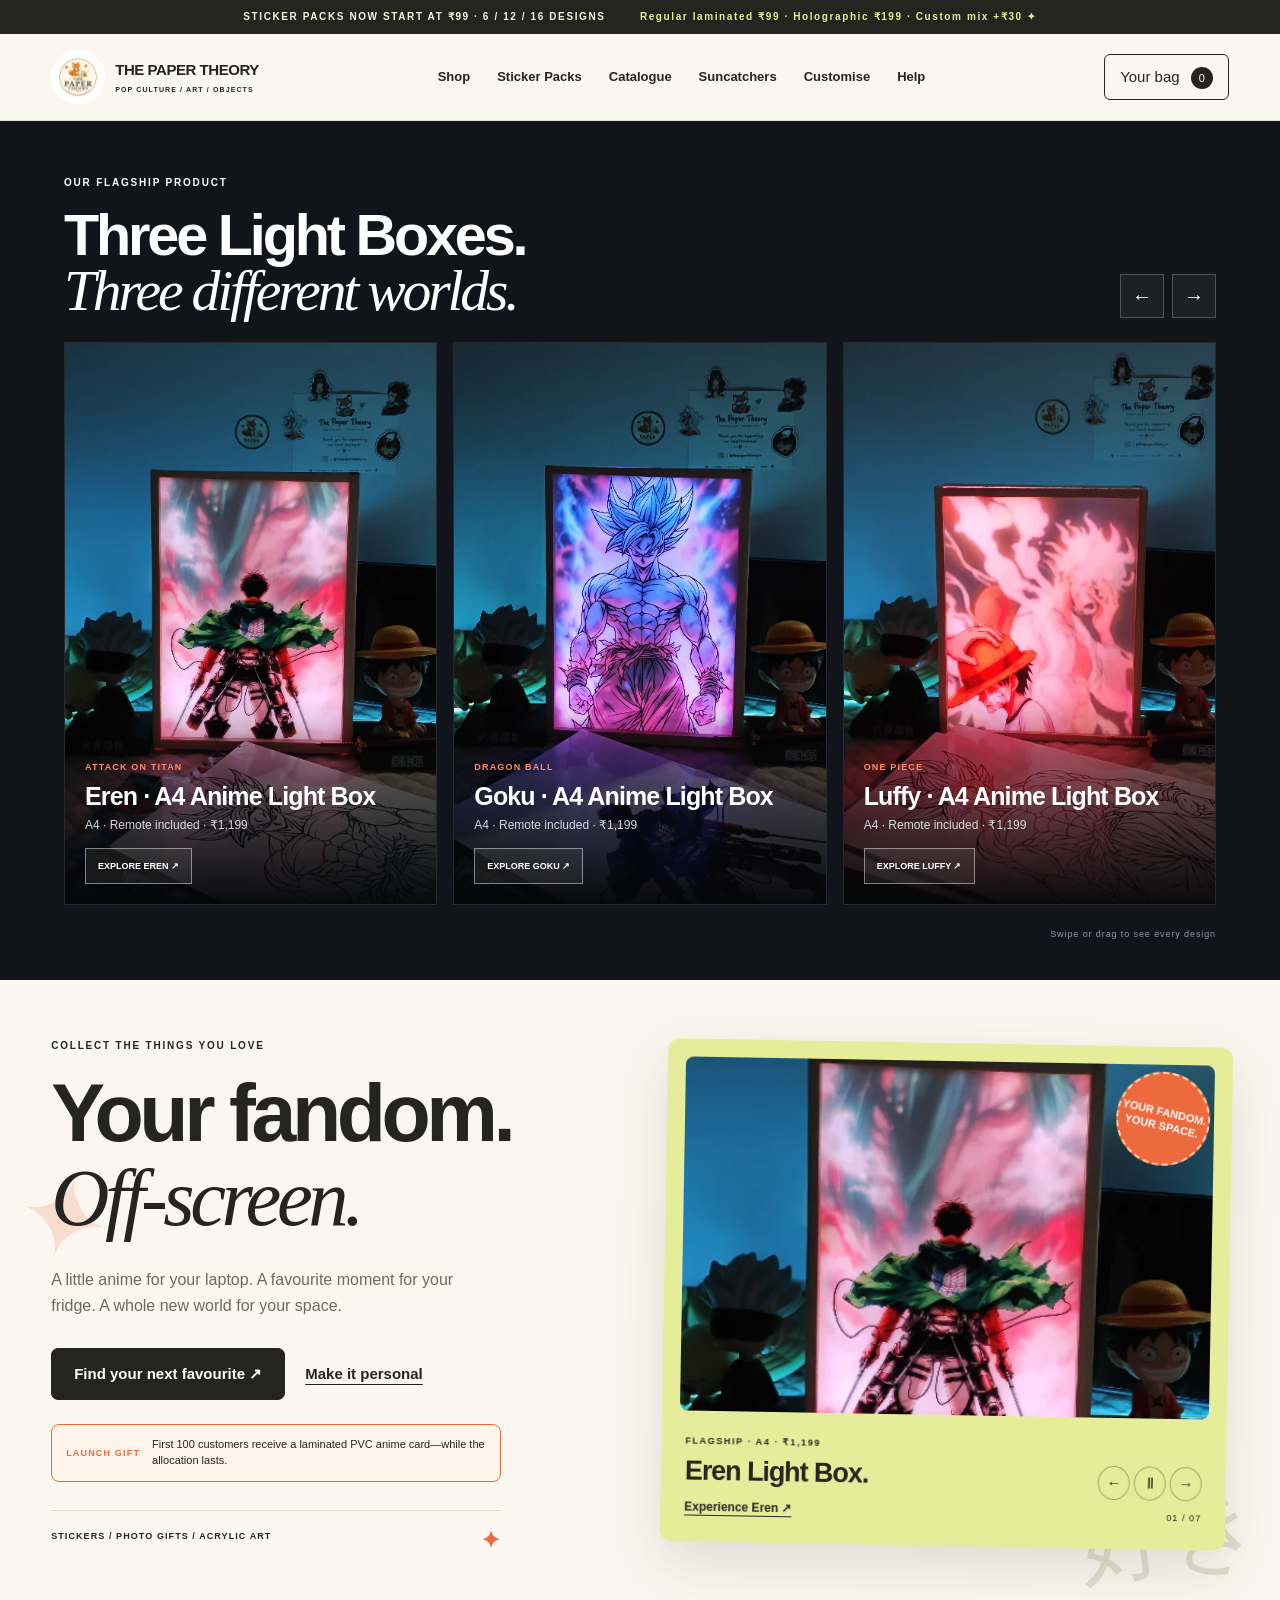
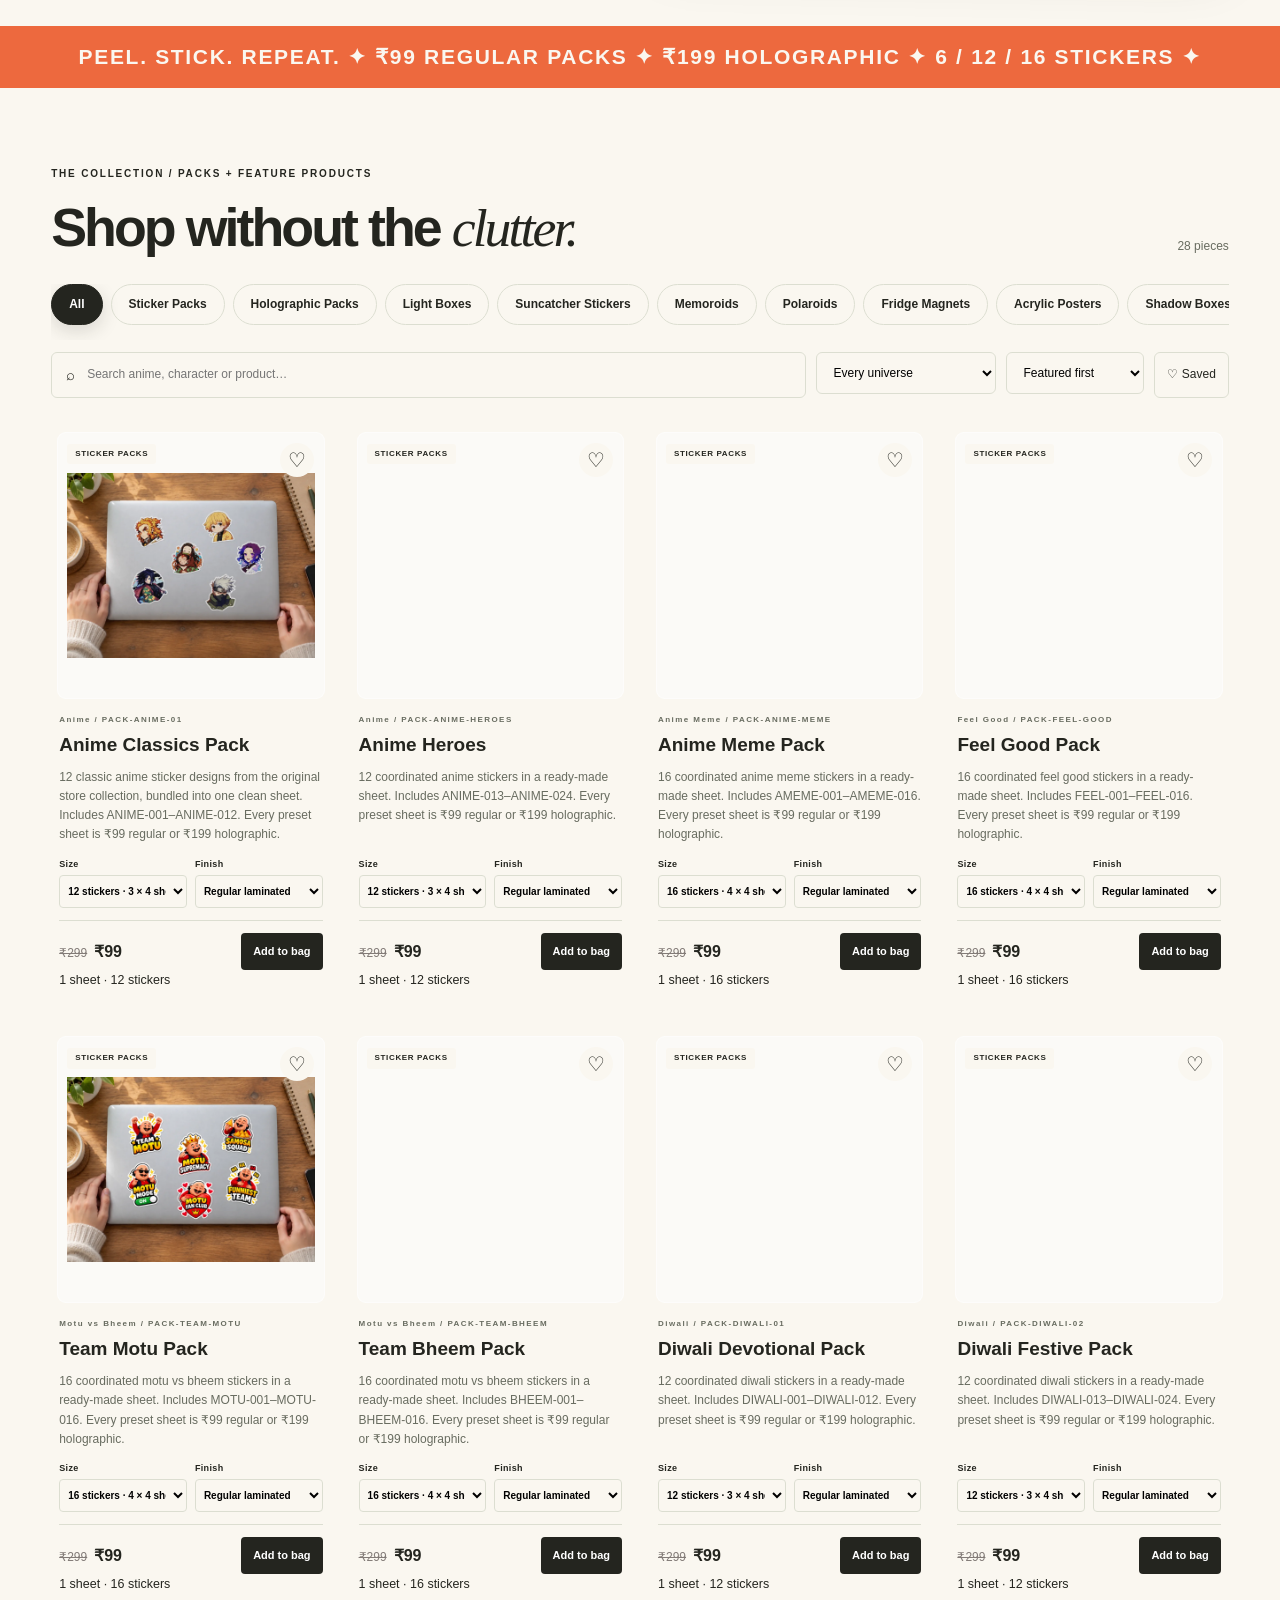
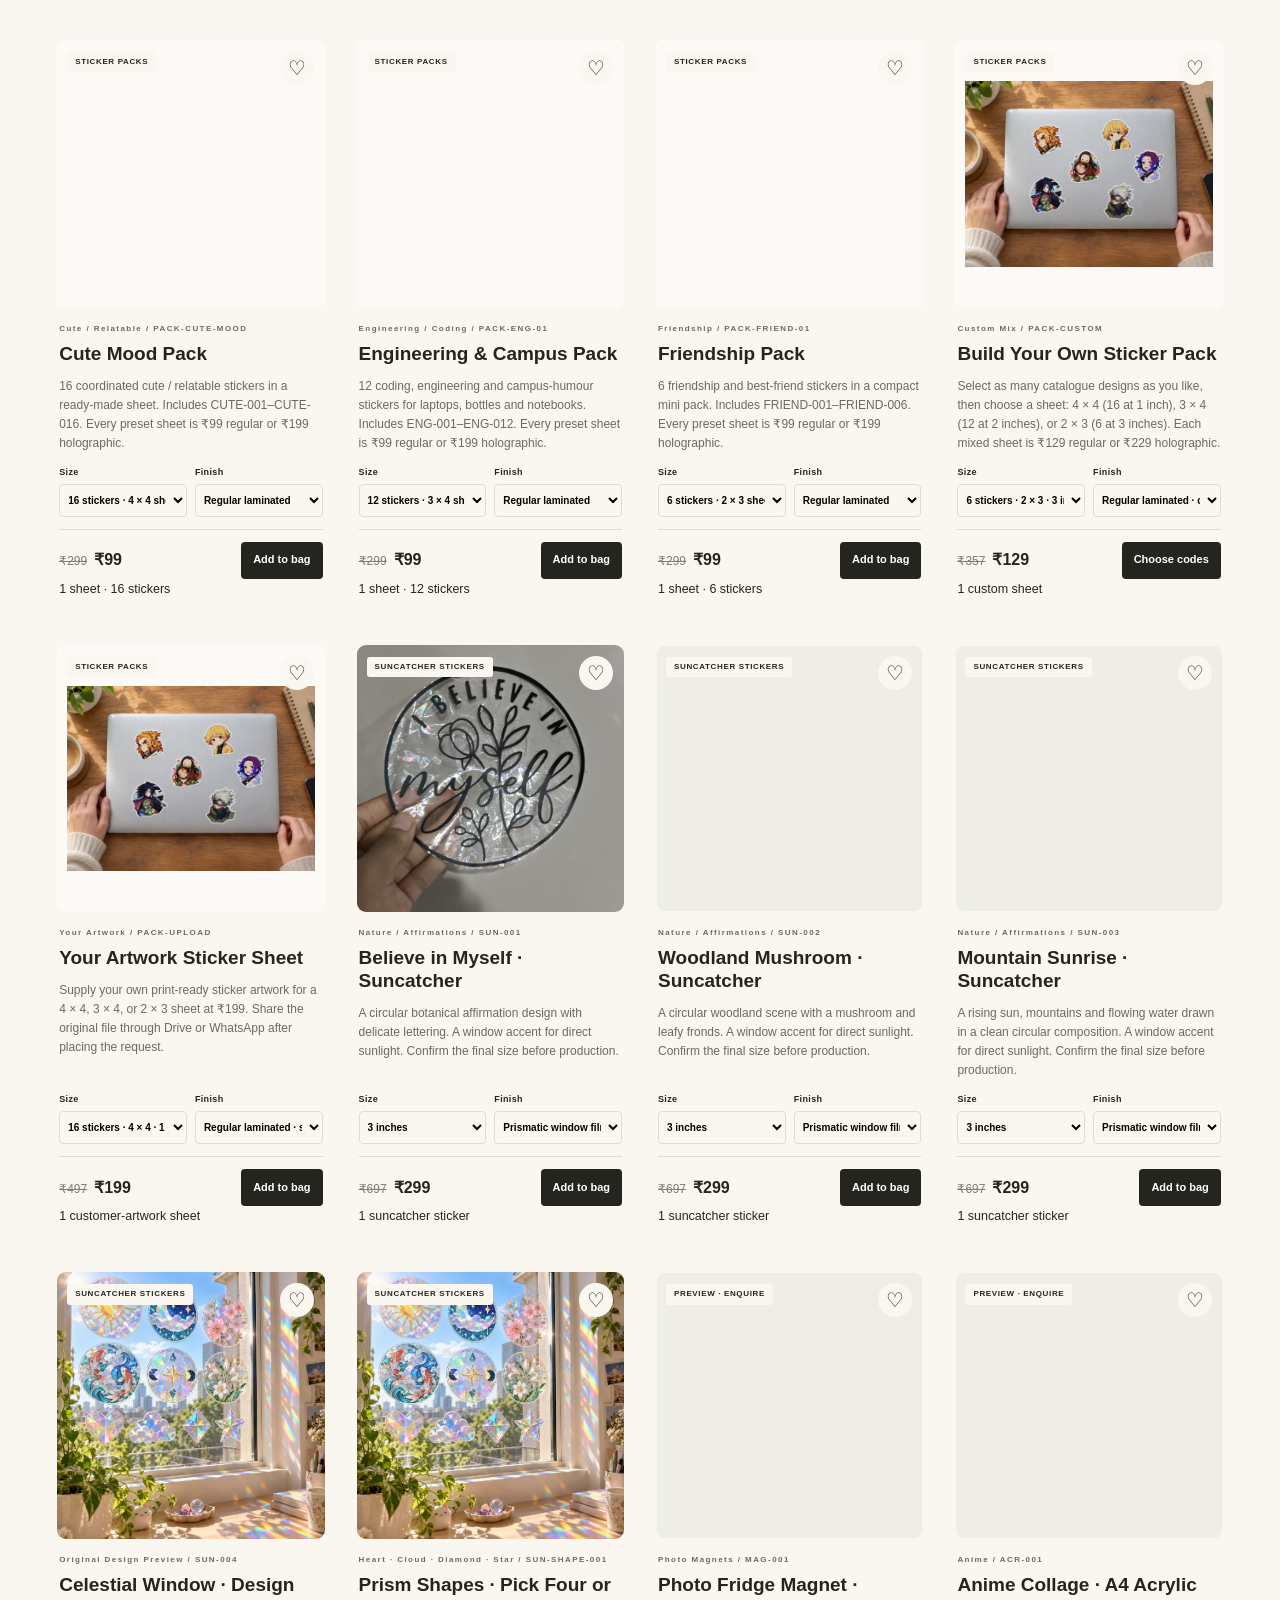
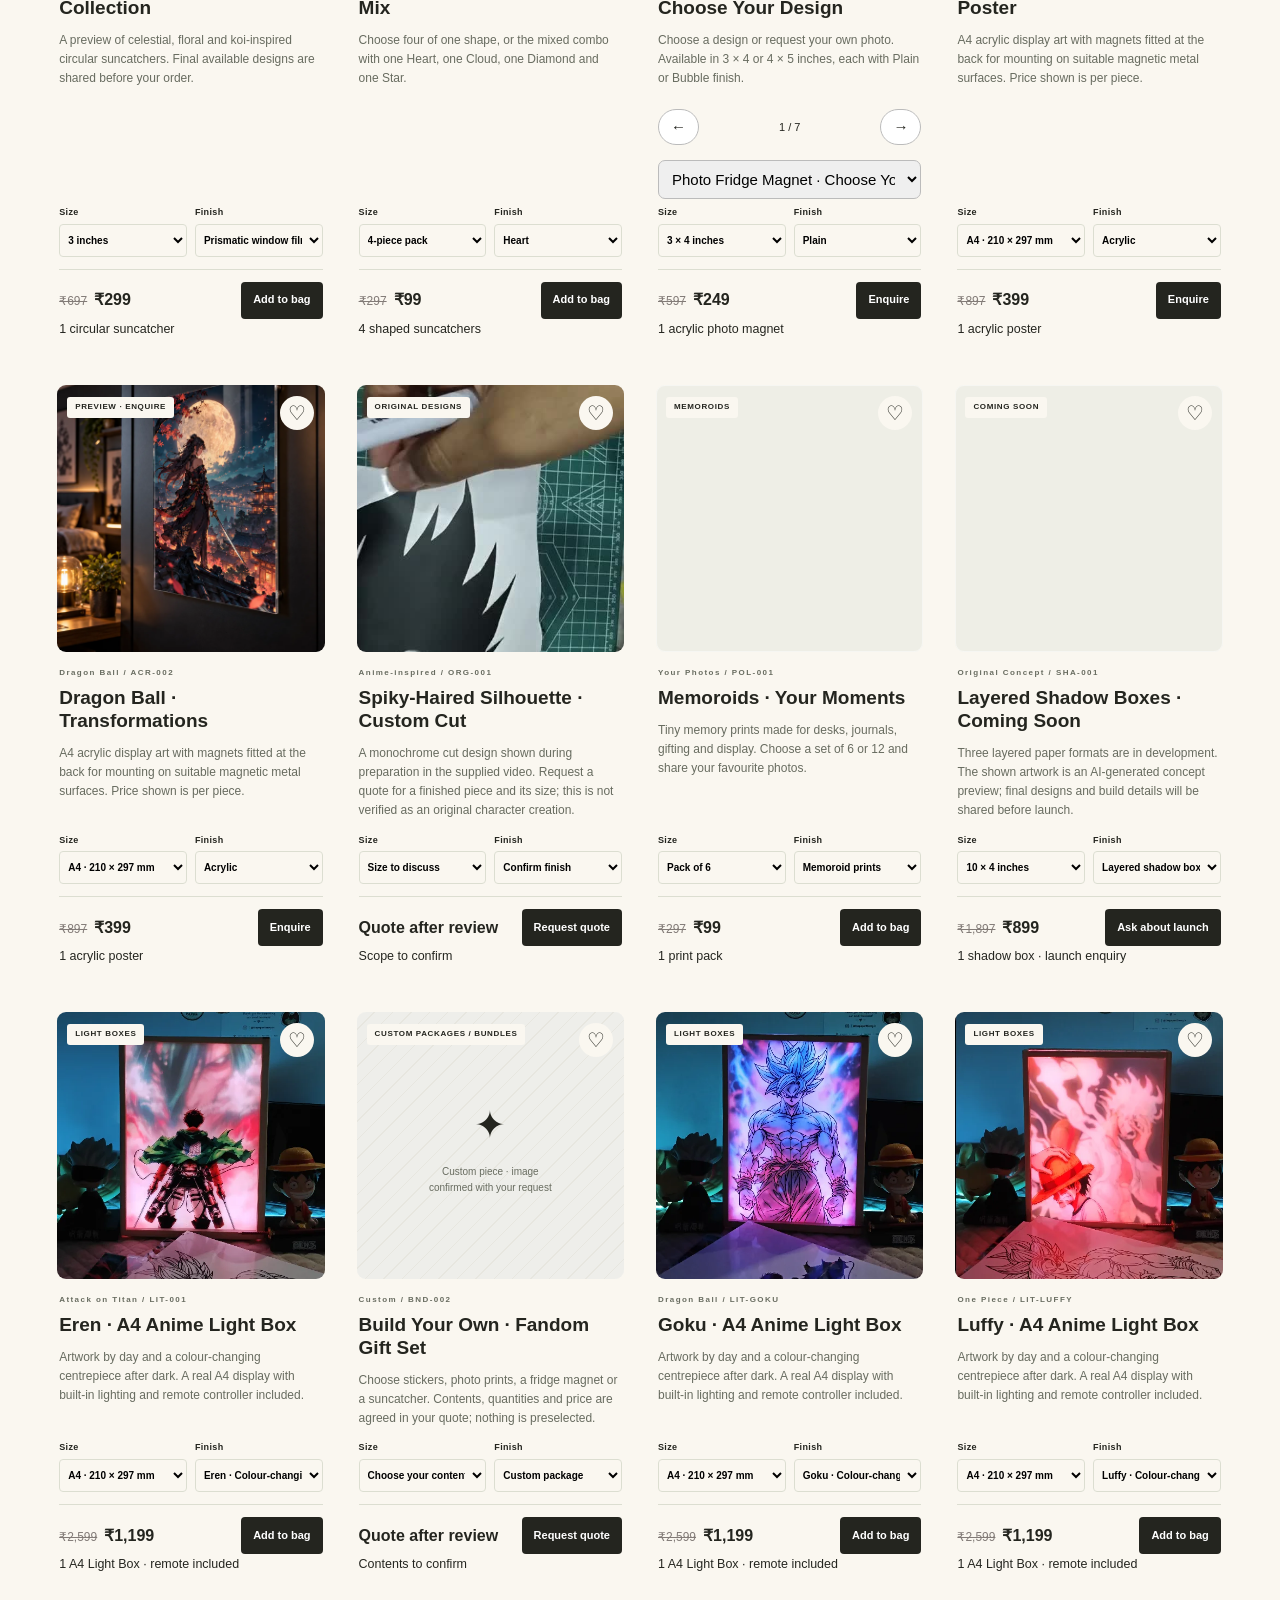
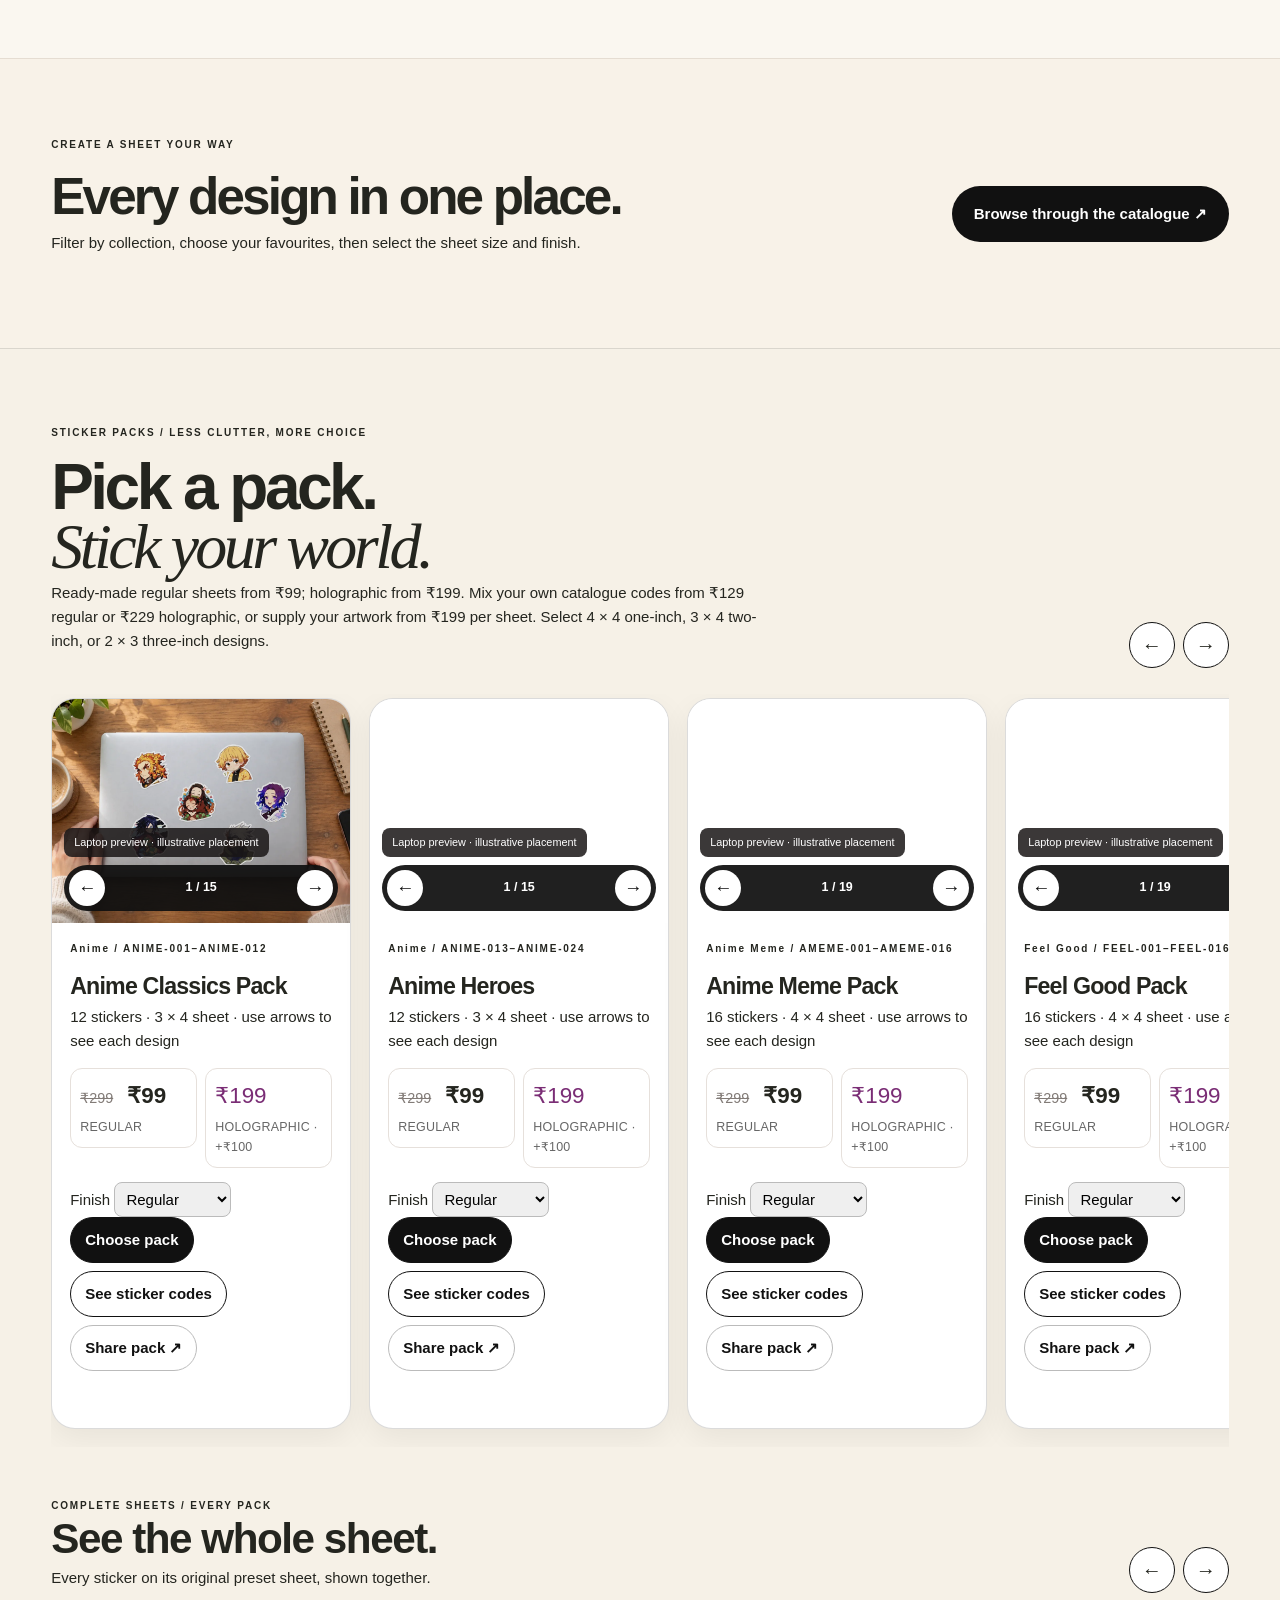
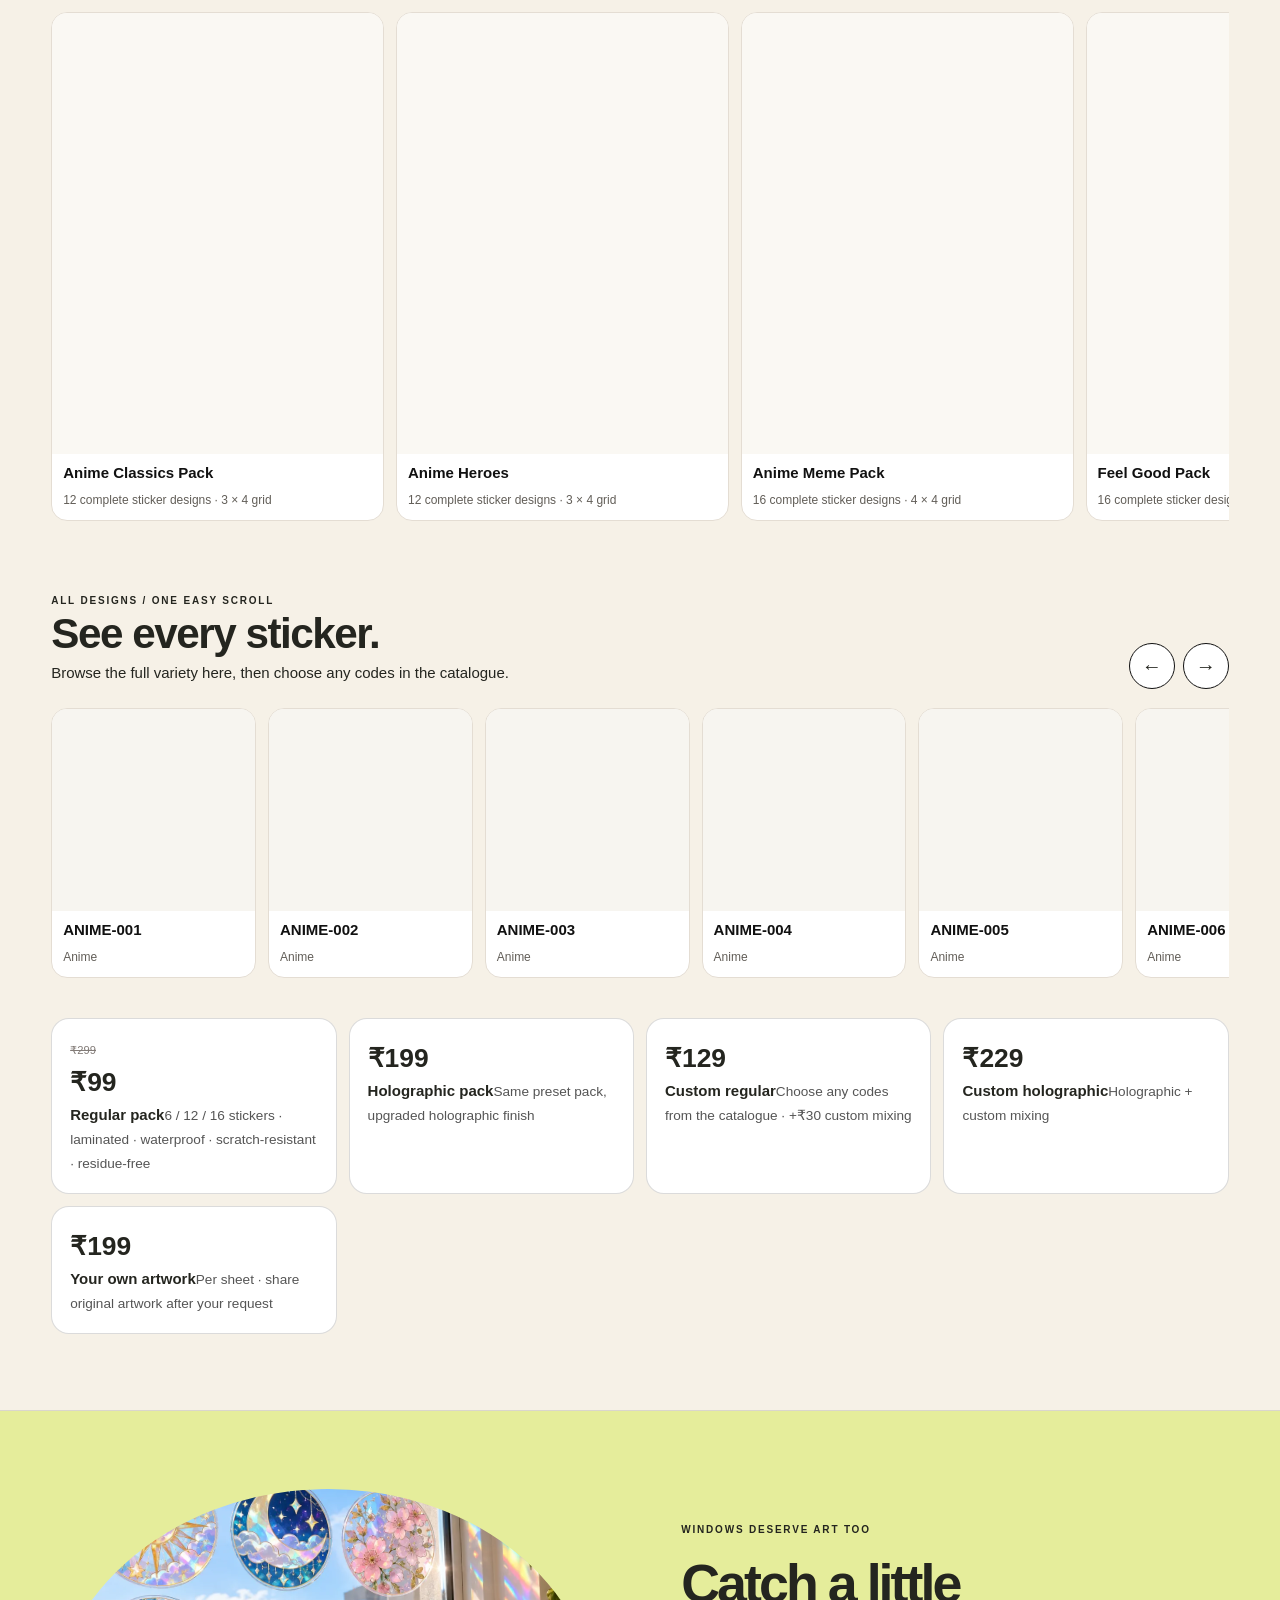
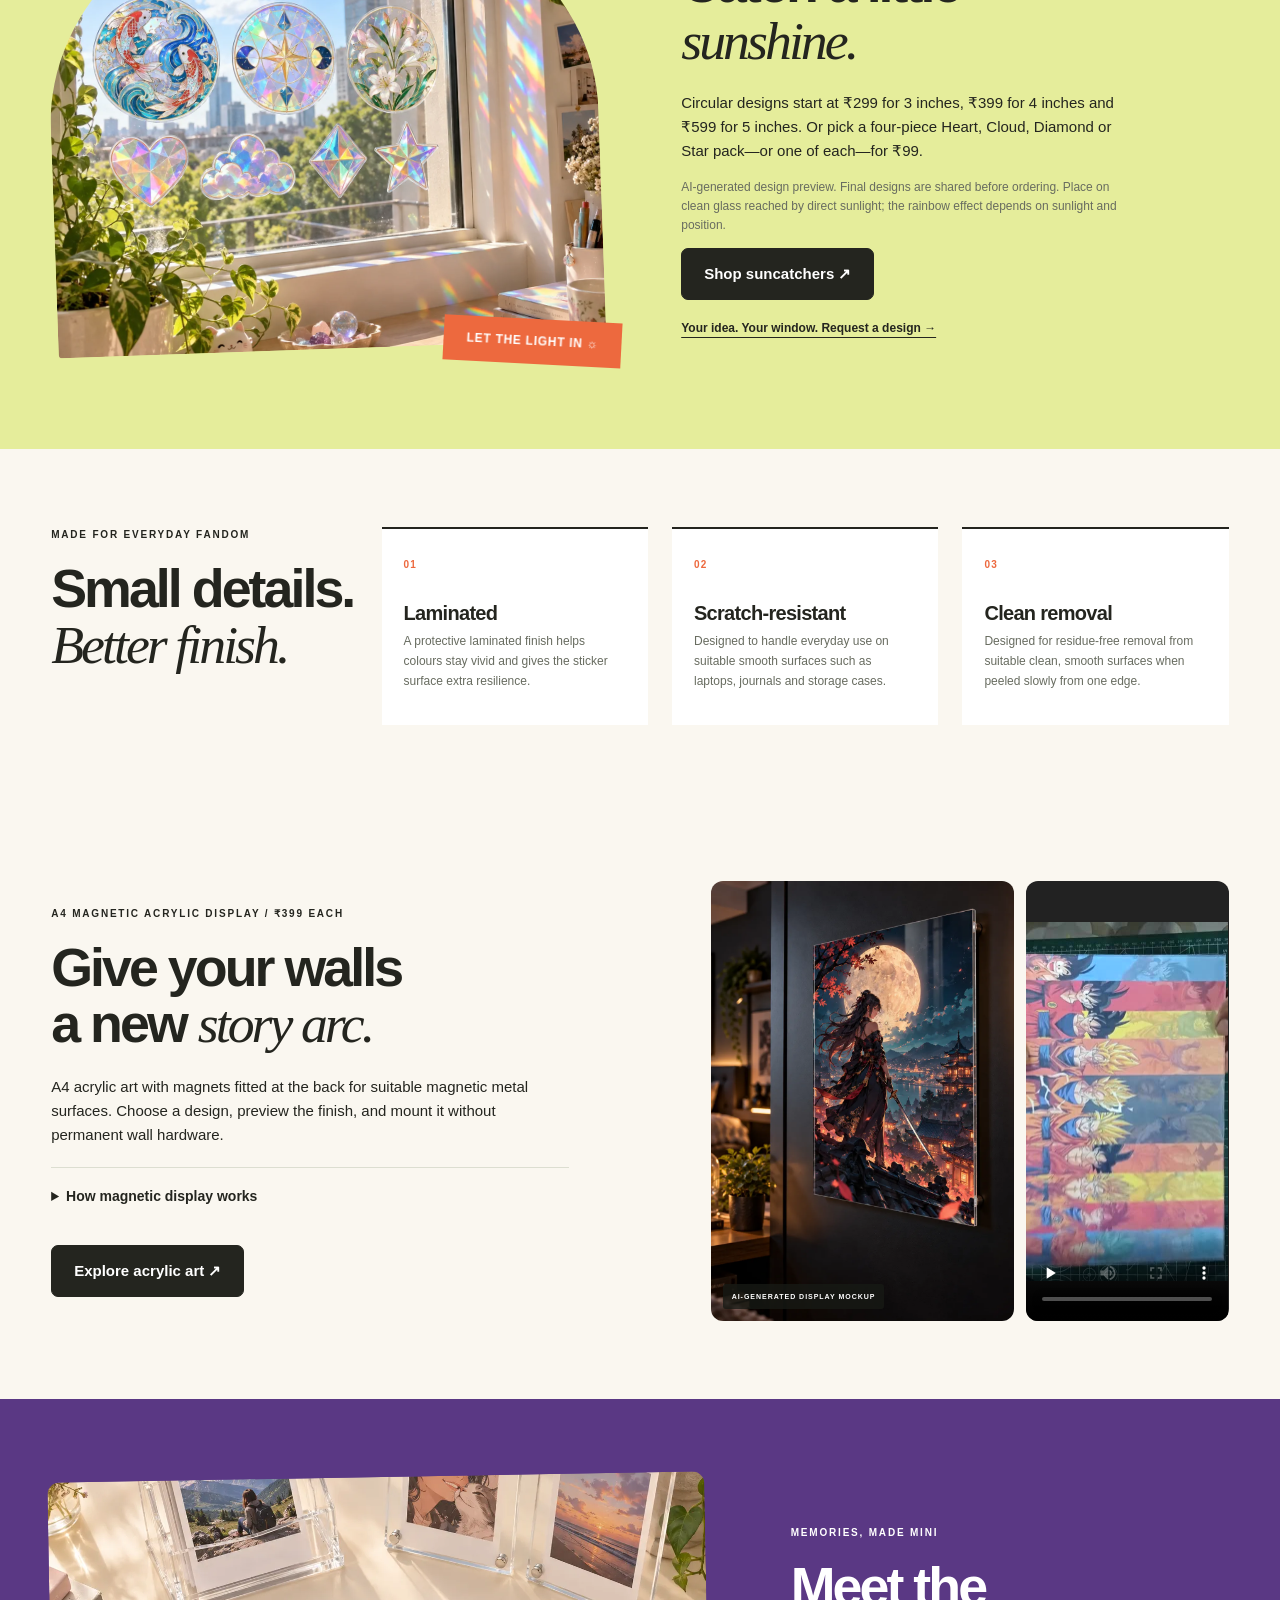
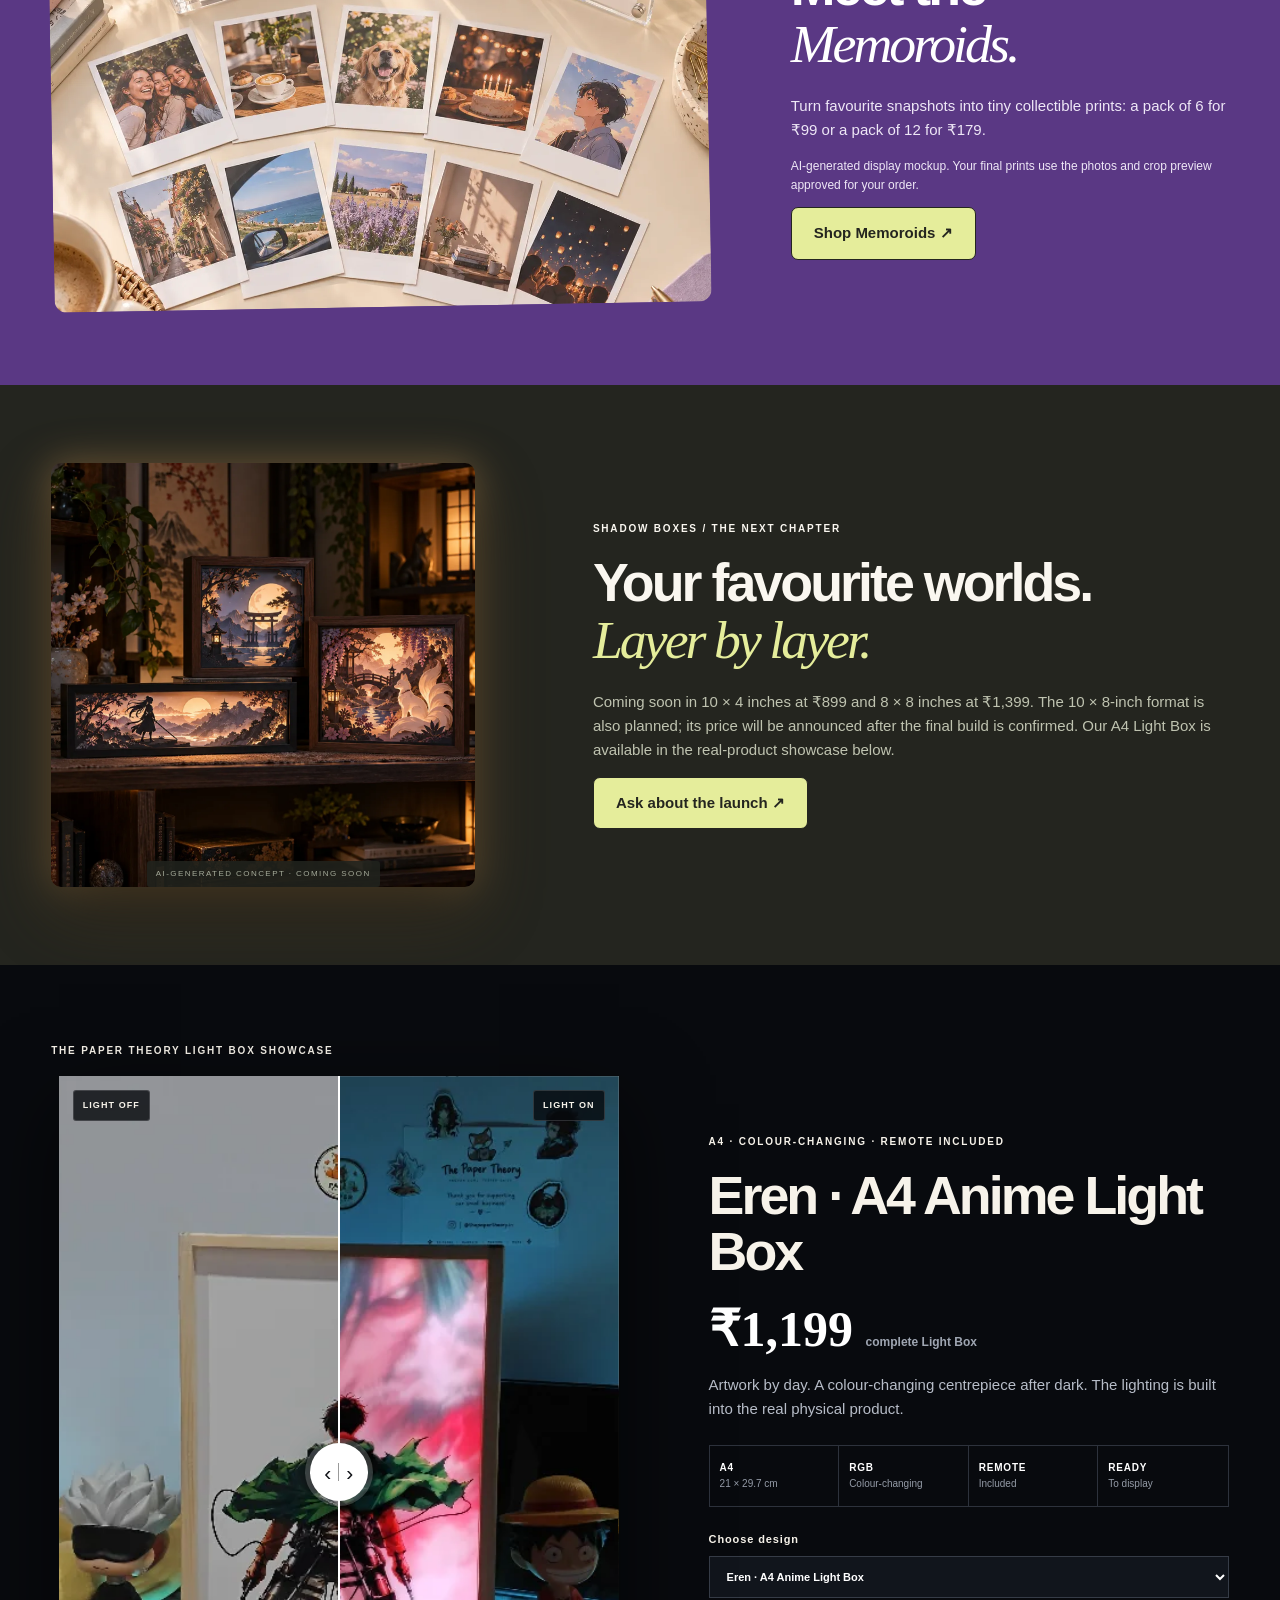
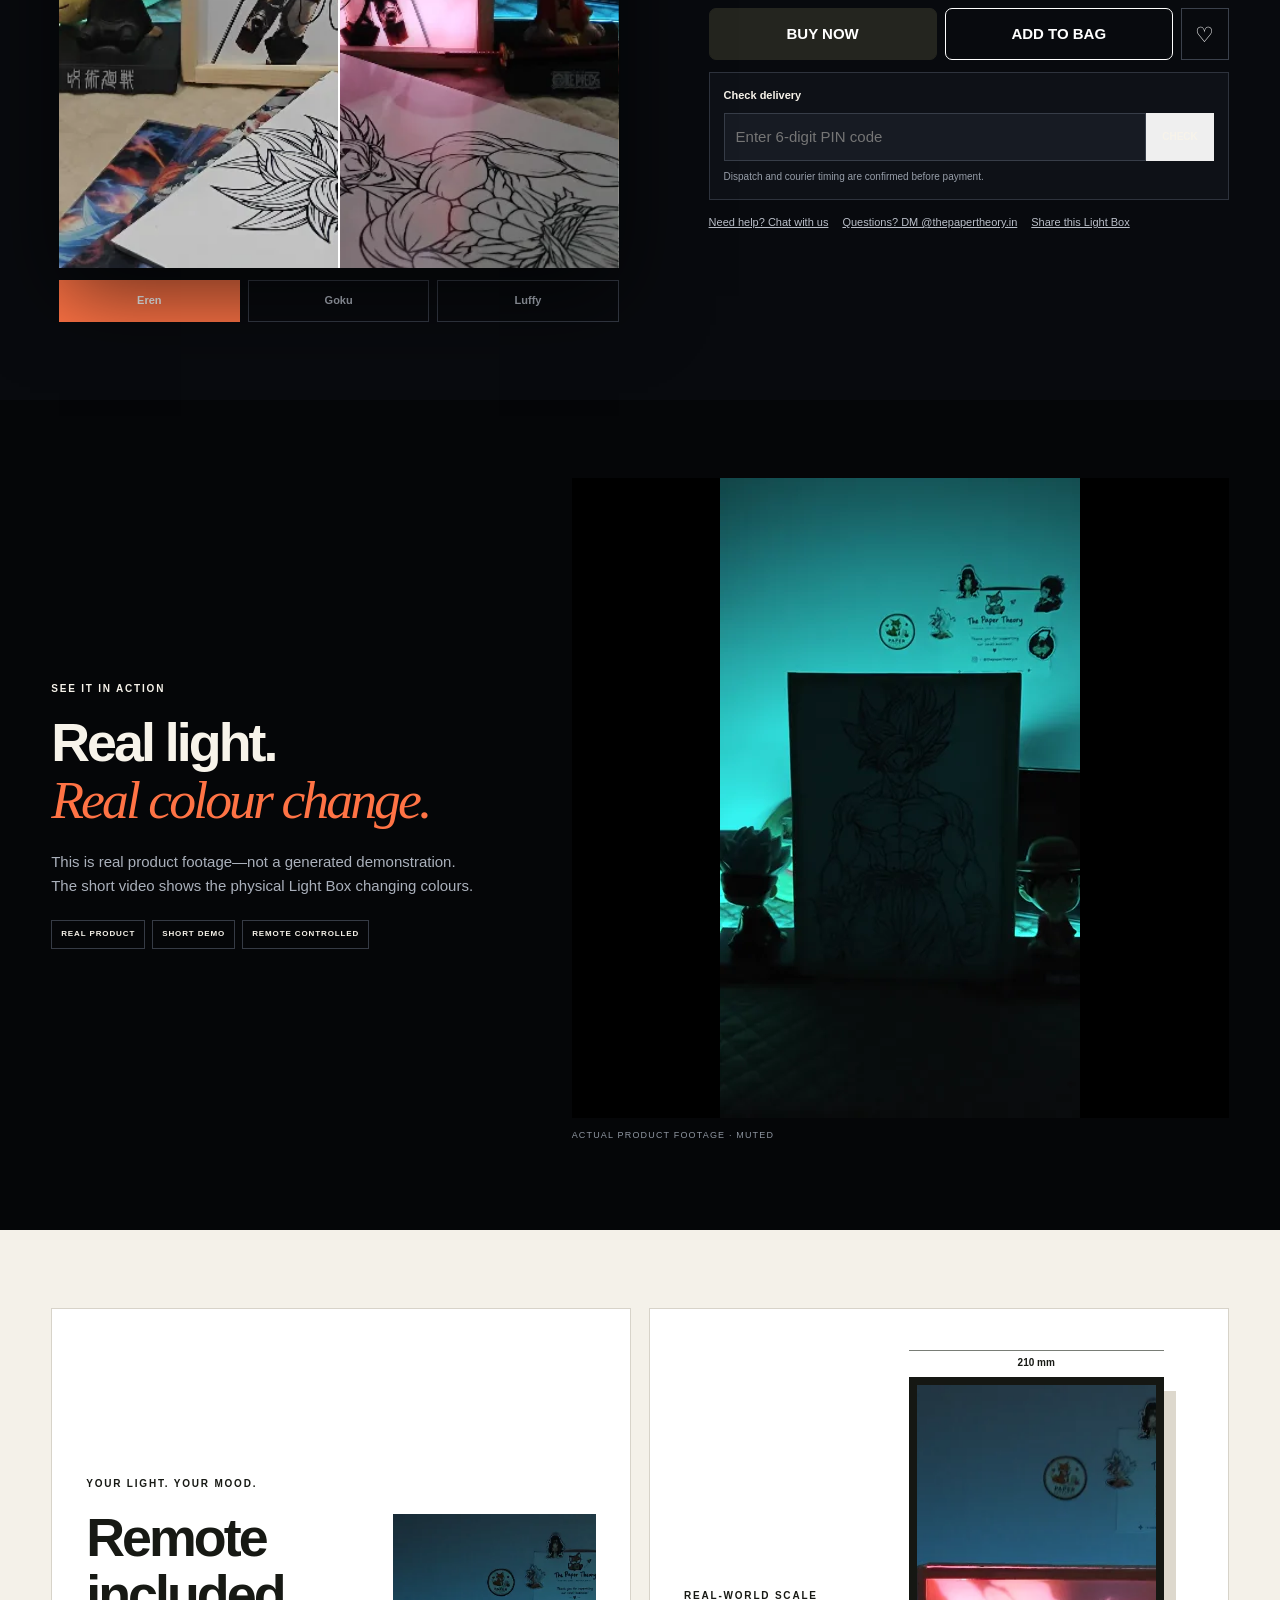
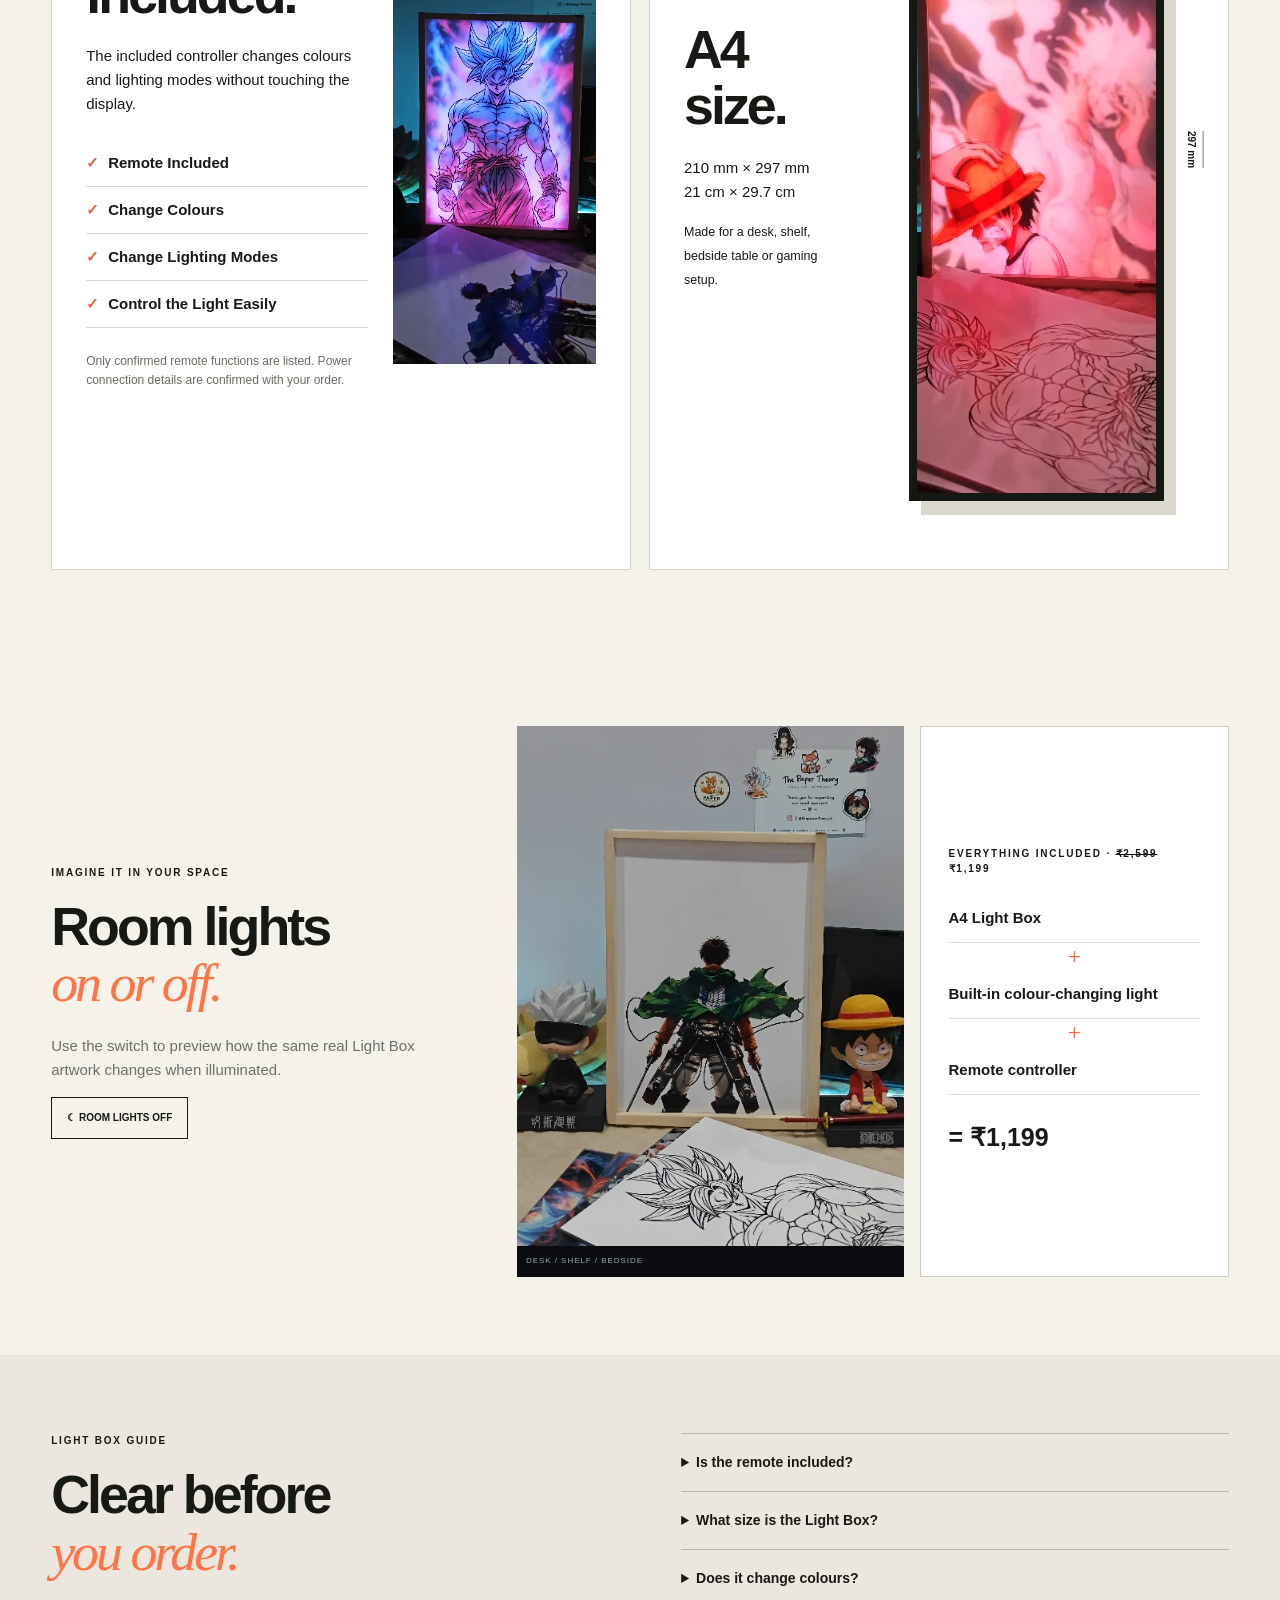
<file: index.html>
<!doctype html>
<html lang="en">
<head>
<meta charset="utf-8">
<meta name="viewport" content="width=device-width, initial-scale=1, viewport-fit=cover">
<title>The Paper Theory | Light Boxes, Sticker Packs & Custom Gifts India</title>
<meta name="description" content="Shop The Paper Theory for A4 colour-changing anime Light Boxes, laminated sticker packs, custom stickers, suncatchers and photo magnets. Designed in Shimla, India.">
<link rel="canonical" href="https://thepapertheory.in/">
<meta name="robots" content="index,follow,max-image-preview:large">
<meta property="og:title" content="The Paper Theory | Light Boxes, Stickers & Custom Gifts">
<meta property="og:description" content="Discover A4 colour-changing Light Boxes, laminated sticker packs and custom gifts from The Paper Theory.">
<meta property="og:type" content="website">
<meta property="og:site_name" content="The Paper Theory">
<meta property="og:locale" content="en_IN">
<meta property="og:url" content="https://thepapertheory.in/">
<meta property="og:image" content="https://thepapertheory.in/assets/lightbox/lightbox-poster.webp">
<meta name="twitter:card" content="summary_large_image">
<script type="application/ld+json">{"@context":"https://schema.org","@graph":[{"@type":"Organization","@id":"https://thepapertheory.in/#organization","name":"The Paper Theory","url":"https://thepapertheory.in/","logo":"https://thepapertheory.in/assets/logo.jpg","sameAs":["https://www.instagram.com/thepapertheory.in/","https://www.youtube.com/@the_papertheory"],"email":"thepapertheory.in@gmail.com","contactPoint":{"@type":"ContactPoint","contactType":"customer support","email":"thepapertheory.in@gmail.com","telephone":"+91-82195-78050"}},{"@type":"WebSite","@id":"https://thepapertheory.in/#website","name":"The Paper Theory","alternateName":"ThePaperTheory","url":"https://thepapertheory.in/","publisher":{"@id":"https://thepapertheory.in/#organization"},"inLanguage":"en-IN"}]}</script>
<link rel="icon" href="assets/logo.jpg">
<link rel="preload" href="assets/lightbox/lightbox-eren-on.webp" as="image">
<link rel="stylesheet" href="style.css">
<link rel="stylesheet" href="loader.css">
<link rel="stylesheet" href="animations.css">
<link rel="stylesheet" href="enhancements.css">
<link rel="stylesheet" href="premium.css">
<link rel="stylesheet" href="sticker-hub.css">
<script defer src="js/loader.js">
</script>
<script defer src="js/products.js">
</script>
<script defer src="js/lightbox-data.js">
</script>
<script defer src="js/product-updates.js"></script>
<script defer src="js/product-extensions.js"></script>
<script defer src="js/logo-data.js">
</script>
<script defer src="js/sticker-packs-data.js"></script>
<script defer src="js/catalogue-data.js"></script>
<script defer src="js/catalogue-updates.js"></script>
<script defer src="js/catalogue-extensions.js"></script>
<script defer src="vendor/pdf-lib.min.js">
</script>
<script defer src="js/pdf.js">
</script>
<script defer src="js/app.js">
</script>
<script defer src="js/premium.js">
</script>
<script defer src="js/sticker-hub.js"></script>
<script defer src="js/instagram-reels.js"></script>
</head>
<body class="is-loading">
<div class="site-loader" id="siteLoader" role="status" aria-live="polite" aria-label="The Paper Theory is loading">
<div class="loader-aurora" aria-hidden="true">
</div>
<div class="loader-petals" aria-hidden="true">
<i>
</i>
<i>
</i>
<i>
</i>
<i>
</i>
<i>
</i>
<i>
</i>
</div>
<div class="loader-stage">
<p class="loader-kicker">
<span>
</span> ENTER THE PAPERVERSE <span>
</span>
</p>
<div class="loader-mark">
<div class="loader-orbit" aria-hidden="true">
<b>✦</b>
<b>✦</b>
<b>✦</b>
</div>
<div class="loader-logo-reveal">
<img src="assets/logo.jpg" alt="">
</div>
<div class="loader-flare" aria-hidden="true">
</div>
</div>
<div class="loader-wordmark" aria-hidden="true">
<span>T</span>
<span>H</span>
<span>E</span>
<em>
</em>
<span>P</span>
<span>A</span>
<span>P</span>
<span>E</span>
<span>R</span>
<em>
</em>
<span>T</span>
<span>H</span>
<span>E</span>
<span>O</span>
<span>R</span>
<span>Y</span>
</div>
<p class="loader-mantra">PAPER <b>／</b> LIGHT <b>／</b> FANDOM</p>
<div class="loader-progress">
<span id="loaderProgress">
</span>
<i id="loaderPercent">00</i>
</div>
<button class="loader-sound" id="loaderSound" type="button" aria-pressed="true">
<span class="sound-bars" aria-hidden="true">
<i>
</i>
<i>
</i>
<i>
</i>
</span>
<b>Sound on</b>
</button>
</div>
<p class="loader-note">PROVEN COOL. TESTED DAILY.</p>
</div>
<a class="skip" href="#shop">Skip to collection</a>
<div class="announcement">STICKER PACKS NOW START AT ₹99 · 6 / 12 / 16 DESIGNS <span>Regular laminated ₹99 · Holographic ₹199 · Custom mix +₹30 ✦</span>
</div>
<header>
<a class="brand" href="#top">
<img src="assets/logo.jpg" alt="Kitsu fox logo" width="54" height="54">
<span>THE PAPER THEORY<small>POP CULTURE / ART / OBJECTS</small>
</span>
</a>
<nav aria-label="Main navigation">
<a href="#shop">Shop</a>
<a href="sticker-packs.html">Sticker Packs</a>
<a href="catalogue.html">Catalogue</a>
<a href="#sunshine">Suncatchers</a>
<a href="#custom">Customise</a>
<a href="#help">Help</a>
</nav>
<button class="cart-button" id="openCart">Your bag <span id="cartCount">0</span>
</button>
</header>
<main id="top">
<section class="flagship-strip" aria-labelledby="flagshipTitle">
<div class="flagship-head">
<div>
<p class="eyebrow">OUR FLAGSHIP PRODUCT</p>
<h2 id="flagshipTitle">Three Light Boxes.<br>
<em>Three different worlds.</em>
</h2>
</div>
<div class="flagship-controls">
<button id="flagshipPrev" aria-label="Previous Light Box">←</button>
<button id="flagshipNext" aria-label="Next Light Box">→</button>
</div>
</div>
<div class="flagship-track" id="flagshipTrack" tabindex="0" aria-label="Light Box designs">
<article data-feature-design="eren">
<img src="assets/lightbox/lightbox-eren-on.webp" alt="Eren A4 colour-changing Light Box" width="495" height="724" decoding="async">
<div><span>ATTACK ON TITAN</span><h3>Eren Light Box</h3><p>A4 · Remote included · ₹1,199</p><button>EXPLORE EREN ↗</button></div>
</article>
<article data-feature-design="goku">
<img src="assets/lightbox/lightbox-goku-on.webp" alt="Goku A4 colour-changing Light Box" width="495" height="724" loading="lazy" decoding="async">
<div><span>DRAGON BALL</span><h3>Goku Light Box</h3><p>A4 · Remote included · ₹1,199</p><button>EXPLORE GOKU ↗</button></div>
</article>
<article data-feature-design="luffy">
<img src="assets/lightbox/lightbox-luffy-on.webp" alt="Luffy A4 colour-changing Light Box" width="495" height="724" loading="lazy" decoding="async">
<div><span>ONE PIECE</span><h3>Luffy Light Box</h3><p>A4 · Remote included · ₹1,199</p><button>EXPLORE LUFFY ↗</button></div>
</article>
</div>
<p class="flagship-hint">Swipe or drag to see every design</p>
</section>
<section class="hero">
<div class="hero-copy">
<p class="eyebrow">COLLECT THE THINGS YOU LOVE</p>
<h1>Your fandom.<br>
<em>Off-screen.</em>
</h1>
<p>A little anime for your laptop. A favourite moment for your fridge. A whole new world for your space.</p>
<div class="hero-actions">
<a class="button dark" href="#shop">Find your next favourite ↗</a>
<a href="#custom" class="text-link">Make it personal</a>
</div>
<div class="launch-gift">
<b>LAUNCH GIFT</b>
<span>First 100 customers receive a laminated PVC anime card—while the allocation lasts.</span>
</div>
<div class="hero-foot">STICKERS / PHOTO GIFTS / ACRYLIC ART <span>✦</span>
</div>
</div>
<div class="hero-showcase" aria-roledescription="carousel" aria-label="Featured collections">
<div class="hero-photo-wrap">
<img id="heroPhoto" src="assets/lightbox/lightbox-eren-on.webp" alt="Eren A4 colour-changing Light Box" fetchpriority="high" decoding="async">
<span class="hero-stamp">YOUR FANDOM.<br>YOUR SPACE.</span>
</div>
<div class="hero-caption">
<div>
<p class="eyebrow" id="heroLabel">FLAGSHIP · A4 · ₹1,199</p>
<h2 id="heroTitle">Eren Light Box.</h2>
<a id="heroLink" href="#lightboxExperience">Experience Eren ↗</a>
</div>
<div class="carousel-controls">
<button id="heroPrev" aria-label="Previous featured collection">←</button>
<button id="heroPause" aria-label="Pause carousel">Ⅱ</button>
<button id="heroNext" aria-label="Next featured collection">→</button>
<span id="heroIndex">01 / 07</span>
</div>
</div>
</div>
</section>
<div class="marquee" aria-hidden="true">PEEL. STICK. REPEAT. ✦ ₹99 REGULAR PACKS ✦ ₹199 HOLOGRAPHIC ✦ 6 / 12 / 16 STICKERS ✦</div>

<section id="shop" class="section">
<div class="section-heading">
<div>
<p class="eyebrow">THE COLLECTION / PACKS + FEATURE PRODUCTS</p>
<h2>Shop without the <em>clutter.</em>
</h2>
</div>
<span id="resultCount" aria-live="polite">
</span>
</div>
<div class="category-tabs" id="categories" aria-label="Product categories">
</div>
<div class="toolbar">
<label class="search">
<span>⌕</span>
<input id="search" type="search" placeholder="Search anime, character or product…" aria-label="Search catalogue">
</label>
<label>
<span class="sr-only">Fandom</span>
<select id="fandom">
<option value="">Every universe</option>
</select>
</label>
<label>
<span class="sr-only">Sort products</span>
<select id="sort">
<option value="featured">Featured first</option>
<option value="low">Price: low to high</option>
<option value="high">Price: high to low</option>
<option value="name">Name: A–Z</option>
</select>
</label>
<button id="favFilter" aria-pressed="false">♡ Saved</button>
</div>
<div id="productGrid" class="product-grid">
</div>
<div id="empty" class="empty" hidden>
<h3>No pieces in this universe yet.</h3>
<p>Try another search or ask us to make your idea.</p>
<button id="clearFilters" class="button dark">Clear filters</button>
</div>
</section>
<section class="catalogue-after-shop section" aria-label="Browse the sticker catalogue"><div><p class="eyebrow">CREATE A SHEET YOUR WAY</p><h2>Every design in one place.</h2><p>Filter by collection, choose your favourites, then select the sheet size and finish.</p></div><div class="catalogue-cta"><a href="catalogue.html">Browse through the catalogue ↗</a></div></section>
<section class="sticker-pack-hub" id="stickerPacks">
  <div class="sticker-pack-head"><div><p class="eyebrow">STICKER PACKS / LESS CLUTTER, MORE CHOICE</p><h2>Pick a pack.<br><em>Stick your world.</em></h2><p>Ready-made regular sheets ₹99; holographic ₹199. Mix your own catalogue codes for +₹30, or supply your artwork for ₹199 per sheet. Select 4 × 4 one-inch, 3 × 4 two-inch, or 2 × 3 three-inch designs.</p></div><div class="pack-controls"><button id="packPrev" aria-label="Previous sticker pack">←</button><button id="packNext" aria-label="Next sticker pack">→</button></div></div>
  <div class="pack-track" id="stickerPackTrack" aria-label="Sticker pack carousel"></div>
  <div class="design-carousel-head"><div><p class="eyebrow">COMPLETE SHEETS / EVERY PACK</p><h3>See the whole sheet.</h3><p>Every sticker on its original preset sheet, shown together.</p></div><div class="pack-controls"><button id="sheetPrev" type="button" aria-label="Previous complete sheet">←</button><button id="sheetNext" type="button" aria-label="Next complete sheet">→</button></div></div>
  <div class="all-sticker-track sheet-track" id="allSheetTrack" aria-label="Complete preset sticker sheets carousel"></div>
  <div class="design-carousel-head"><div><p class="eyebrow">ALL DESIGNS / ONE EASY SCROLL</p><h3>See every sticker.</h3><p>Browse the full variety here, then choose any codes in the catalogue.</p></div><div class="pack-controls"><button id="designPrev" type="button" aria-label="Previous sticker designs">←</button><button id="designNext" type="button" aria-label="Next sticker designs">→</button></div></div>
  <div class="all-sticker-track" id="allStickerTrack" aria-label="All sticker designs carousel"></div>
  <div class="price-rules">
    <div class="price-rule"><del>₹299</del><b>₹99</b><strong>Regular pack</strong><span>6 / 12 / 16 stickers · laminated · waterproof · scratch-resistant · residue-free</span></div>
    <div class="price-rule"><b>₹199</b><strong>Holographic pack</strong><span>Same preset pack, upgraded holographic finish</span></div>
    <div class="price-rule"><b>₹129</b><strong>Custom regular</strong><span>Choose any codes from the catalogue · +₹30 custom mixing</span></div>
    <div class="price-rule"><b>₹229</b><strong>Custom holographic</strong><span>Holographic + custom mixing</span></div>
    <div class="price-rule"><b>₹199</b><strong>Your own artwork</strong><span>Per sheet · share original artwork after your request</span></div>
  </div>

</section>
<section class="sunshine section" id="sunshine">
<div class="sun-art">
<img src="assets/products/suncatcher-design-collection.webp" alt="AI-generated circular and shape suncatcher design preview" loading="lazy" decoding="async">
<span>LET THE LIGHT IN ☼</span>
</div>
<div class="sun-copy">
<p class="eyebrow">WINDOWS DESERVE ART TOO</p>
<h2>Catch a little<br>
<em>sunshine.</em>
</h2>
<p>Circular designs start at ₹299 for 3 inches, ₹399 for 4 inches and ₹599 for 5 inches. Or pick a four-piece Heart, Cloud, Diamond or Star pack—or one of each—for ₹99.</p>
<p class="fine">AI-generated design preview. Final designs are shared before ordering. Place on clean glass reached by direct sunlight; the rainbow effect depends on sunlight and position.</p>
<a href="#shop" data-category="Suncatcher Stickers" class="button dark">Shop suncatchers ↗</a>
<a href="#custom" data-custom-type="Suncatcher Stickers" class="text-link">Your idea. Your window. Request a design →</a>
</div>
</section>
<section class="section quality-strip">
<div>
<p class="eyebrow">MADE FOR EVERYDAY FANDOM</p>
<h2>Small details.<br>
<em>Better finish.</em>
</h2>
</div>
<article>
<span>01</span>
<h3>Laminated</h3>
<p>A protective laminated finish helps colours stay vivid and gives the sticker surface extra resilience.</p>
</article>
<article>
<span>02</span>
<h3>Scratch-resistant</h3>
<p>Designed to handle everyday use on suitable smooth surfaces such as laptops, journals and storage cases.</p>
</article>
<article>
<span>03</span>
<h3>Clean removal</h3>
<p>Designed for residue-free removal from suitable clean, smooth surfaces when peeled slowly from one edge.</p>
</article>
</section>
<section class="section feature-story">
<div>
<p class="eyebrow">A4 MAGNETIC ACRYLIC DISPLAY / ₹399 EACH</p>
<h2>Give your walls<br>a new <em>story arc.</em>
</h2>
<p>A4 acrylic art with magnets fitted at the back for suitable magnetic metal surfaces. Choose a design, preview the finish, and mount it without permanent wall hardware.</p>
<details>
<summary>How magnetic display works</summary>
<p>Place the fitted rear magnets on a clean magnetic metal surface and check that it securely holds the display before releasing it. It will not attach directly to non-magnetic walls.</p>
</details>
<a class="button dark" href="#shop" data-category="Acrylic Posters">Explore acrylic art ↗</a>
</div>
<div class="acrylic-media">
<figure>
<img src="assets/products/acrylic-magnetic-display-mockup.webp" alt="AI-generated mockup of an A4 magnetic acrylic display" loading="lazy" decoding="async">
<figcaption>AI-GENERATED DISPLAY MOCKUP</figcaption>
</figure>
<video controls playsinline preload="none" poster="assets/products/dragon-ball-transformations.jpg">
<source src="assets/videos/dragon-ball-transformations.mp4" type="video/mp4">Your browser does not support video.</video>
</div>
</section>
<section class="section memoroids-feature">
<img src="assets/products/memoroids-display-mockup.webp" alt="AI-generated Memoroids product display mockup" loading="lazy" decoding="async">
<div>
<p class="eyebrow">MEMORIES, MADE MINI</p>
<h2>Meet the<br>
<em>Memoroids.</em>
</h2>
<p>Turn favourite snapshots into tiny collectible prints: a pack of 6 for ₹99 or a pack of 12 for ₹179.</p>
<p class="fine">AI-generated display mockup. Your final prints use the photos and crop preview approved for your order.</p>
<a class="button light" href="#shop" data-category="Memoroids">Shop Memoroids ↗</a>
</div>
</section>
<section class="coming section">
<div class="coming-art">
<img src="assets/products/shadow-box-trio-concept.webp" alt="AI-generated concept preview of three layered shadow boxes" loading="lazy" decoding="async">
<span>AI-GENERATED CONCEPT · COMING SOON</span>
</div>
<div>
<p class="eyebrow">SHADOW BOXES / THE NEXT CHAPTER</p>
<h2>Your favourite worlds.<br>
<em>Layer by layer.</em>
</h2>
<p>Coming soon in 10 × 4 inches at ₹899 and 8 × 8 inches at ₹1,399. The 10 × 8-inch format is also planned; its price will be announced after the final build is confirmed. Our A4 Light Box is available in the real-product showcase below.</p>
<a class="button light" href="https://wa.me/918219578050?text=Hi%20Paper%20Theory%2C%20tell%20me%20about%20the%20shadow%20box%20launch." target="_blank" rel="noopener">Ask about the launch ↗</a>
</div>
</section>
<section class="lightbox-experience" id="lightboxExperience" aria-labelledby="lightboxTitle">
  <div class="lightbox-hero section">
    <div class="lightbox-media">
      <p class="eyebrow">THE PAPER THEORY LIGHT BOX SHOWCASE</p>
      <div class="light-compare" id="lightCompare" style="--split:50%" role="slider" tabindex="0" aria-label="Compare Light Box off and on" aria-valuemin="0" aria-valuemax="100" aria-valuenow="50">
        <img id="lightOff" src="assets/lightbox/lightbox-eren-off.webp" alt="Eren A4 Light Box with its light switched off" width="495" height="724">
        <div class="light-reveal">
<img id="lightOn" src="assets/lightbox/lightbox-eren-on.webp" alt="Eren A4 Light Box illuminated" width="495" height="724">
</div>
        <span class="compare-label compare-off">LIGHT OFF</span>
<span class="compare-label compare-on">LIGHT ON</span>
        <span class="compare-handle" aria-hidden="true">‹ <i>
</i> ›</span>
      </div>
      <div class="lightbox-designs" aria-label="Choose Light Box design">
        <button class="active" data-light-design="eren" aria-pressed="true">Eren</button>
        <button data-light-design="goku" aria-pressed="false">Goku</button>
        <button data-light-design="luffy" aria-pressed="false">Luffy</button>
      </div>
    </div>
    <div class="lightbox-copy">
      <p class="eyebrow">A4 · COLOUR-CHANGING · REMOTE INCLUDED</p>
      <h2 id="lightboxTitle">A4 Anime<br>
<em>Light Box.</em>
</h2>
      <p class="lightbox-price">₹1,199 <small>complete Light Box</small>
</p>
      <p>Artwork by day. A colour-changing centrepiece after dark. The lighting is built into the real physical product.</p>
      <div class="lightbox-specs">
<span>
<b>A4</b>21 × 29.7 cm</span>
<span>
<b>RGB</b>Colour-changing</span>
<span>
<b>REMOTE</b>Included</span>
<span>
<b>READY</b>To display</span>
</div>
      <label class="lightbox-select">Choose design<select id="lightboxDesign">
<option value="LIT-EREN-A4">Eren — Attack on Titan</option>
<option value="LIT-GOKU-A4">Goku — Dragon Ball</option>
<option value="LIT-LUFFY-A4">Luffy — One Piece</option>
</select>
</label>
      <div class="lightbox-actions">
<button class="button dark" id="lightboxBuyNow">BUY NOW</button>
<button class="button light-outline" id="lightboxAdd">ADD TO BAG</button>
<button class="lightbox-save" id="lightboxSave" aria-label="Save A4 Anime Light Box">♡</button>
</div>
      <div class="delivery-check">
<label for="lightboxPin">Check delivery</label>
<div>
<input id="lightboxPin" inputmode="numeric" maxlength="6" placeholder="Enter 6-digit PIN code">
<button id="lightboxPinCheck">CHECK</button>
</div>
<p id="lightboxPinResult">Dispatch and courier timing are confirmed before payment.</p>
</div>
      <div class="lightbox-support">
<a id="lightboxWhatsApp" href="https://wa.me/918219578050?text=Hi%20The%20Paper%20Theory%2C%20I%20have%20a%20question%20about%20the%20Eren%20Light%20Box." target="_blank" rel="noopener">Need help? Chat with us</a>
<a href="https://instagram.com/thepapertheory.in" target="_blank" rel="noopener">Questions? DM @thepapertheory.in</a>
<button id="lightboxShare">Share this Light Box</button>
</div>
    </div>
  </div>
  <div class="lightbox-video section">
<div>
<p class="eyebrow">SEE IT IN ACTION</p>
<h2>Real light.<br>
<em>Real colour change.</em>
</h2>
<p>This is real product footage—not a generated demonstration. The short video shows the physical Light Box changing colours.</p>
<div class="proof-pills">
<span>REAL PRODUCT</span>
<span>SHORT DEMO</span>
<span>REMOTE CONTROLLED</span>
</div>
</div>
<figure>
<video id="lightboxVideo" autoplay muted loop playsinline preload="metadata" poster="assets/lightbox/lightbox-poster.webp">
<source src="assets/lightbox/lightbox-demo.mp4" type="video/mp4">
</video>
<figcaption>ACTUAL PRODUCT FOOTAGE · MUTED</figcaption>
</figure>
</div>
  <div class="lightbox-details section">
    <article class="remote-demo">
<div>
<p class="eyebrow">YOUR LIGHT. YOUR MOOD.</p>
<h2>Remote included.</h2>
<p>The included controller changes colours and lighting modes without touching the display.</p>
<ul>
<li>Remote Included</li>
<li>Change Colours</li>
<li>Change Lighting Modes</li>
<li>Control the Light Easily</li>
</ul>
<p class="fine">Only confirmed remote functions are listed. Power connection details are confirmed with your order.</p>
</div>
<img src="assets/lightbox/lightbox-goku-on.webp" alt="Illuminated Goku A4 Light Box" loading="lazy" width="495" height="724">
</article>
    <article class="a4-visual">
<div>
<p class="eyebrow">REAL-WORLD SCALE</p>
<h2>A4 size.</h2>
<p>210 mm × 297 mm<br>21 cm × 29.7 cm</p>
<small>Made for a desk, shelf, bedside table or gaming setup.</small>
</div>
<div class="a4-measure">
<span class="measure-top">210 mm</span>
<img src="assets/lightbox/lightbox-luffy-on.webp" alt="Luffy Light Box shown inside an A4 measurement guide" loading="lazy" width="495" height="724">
<span class="measure-side">297 mm</span>
</div>
</article>
  </div>
  <div class="room-preview section" id="roomPreview">
<div class="room-copy">
<p class="eyebrow">IMAGINE IT IN YOUR SPACE</p>
<h2>Room lights<br>
<em>on or off.</em>
</h2>
<p>Use the switch to preview how the same real Light Box artwork changes when illuminated.</p>
<button id="roomToggle" aria-pressed="false">☾ ROOM LIGHTS OFF</button>
</div>
<div class="room-gallery">
<figure>
<img id="roomImage" src="assets/lightbox/lightbox-eren-off.webp" alt="Eren Light Box with room lights on" loading="lazy">
<figcaption>DESK / SHELF / BEDSIDE</figcaption>
</figure>
<div class="included-card">
<p class="eyebrow">EVERYTHING INCLUDED · <del>₹2,599</del> ₹1,199</p>
<span>A4 Light Box</span>
<b>+</b>
<span>Built-in colour-changing light</span>
<b>+</b>
<span>Remote controller</span>
<strong>= ₹1,199</strong>
</div>
</div>
</div>
  <div class="lightbox-trust section">
<div>
<p class="eyebrow">LIGHT BOX GUIDE</p>
<h2>Clear before<br>
<em>you order.</em>
</h2>
<div class="care-grid">
<article>
<b>TAKE CARE</b>
<p>Handle carefully, keep away from moisture, use a soft dry microfibre cloth and disconnect power before cleaning.</p>
</article>
<article>
<b>PACKED WITH CARE</b>
<p>Packaging photos and final protection details will be shown only after the actual packing method is documented.</p>
</article>
<article>
<b>REAL REVIEWS ONLY</b>
<p>Be the first to review this product. No placeholder or invented customer reviews are displayed.</p>
</article>
</div>
</div>
<div class="lightbox-faq">
<details>
<summary>Is the remote included?</summary>
<p>Yes. A remote controller is included.</p>
</details>
<details>
<summary>What size is the Light Box?</summary>
<p>A4 only—approximately 210 × 297 mm.</p>
</details>
<details>
<summary>Does it change colours?</summary>
<p>Yes. It includes built-in colour-changing lighting.</p>
</details>
<details>
<summary>What is included?</summary>
<p>A4 Light Box, built-in lighting and remote controller.</p>
</details>
<details>
<summary>How is it powered?</summary>
<p>The final power connection is confirmed with your order so no unverified specification is claimed.</p>
</details>
<details>
<summary>Can I replace the image?</summary>
<p>Artwork interchangeability is not claimed. Confirm the exact construction before ordering.</p>
</details>
<details>
<summary>What happens if it arrives damaged?</summary>
<p>Contact us with your order reference and clear photos of the packaging and product. Resolution is confirmed after review.</p>
</details>
</div>
</div>
  <div class="social-proof instagram-showcase section">
<div>
<p class="eyebrow">FROM OUR INSTAGRAM</p>
<h2>Watch the Light Box<br>
<em>come alive.</em>
</h2>
<p>Watch the Light Box demo and selected posts from @thepapertheory.in.</p>
<div class="social-buttons">
<a href="https://www.instagram.com/thepapertheory.in/reels/" target="_blank" rel="noopener">VIEW LATEST REELS · @thepapertheory.in ↗</a>
<a href="https://youtube.com/@the_papertheory" target="_blank" rel="noopener">YouTube · @the_papertheory ↗</a>
<a href="mailto:thepapertheory.in@gmail.com">Email · thepapertheory.in@gmail.com ↗</a>
</div>
</div>
<figure class="instagram-video-card">
<div class="instagram-video-head"><span>●</span><b>@thepapertheory.in</b><a href="https://instagram.com/thepapertheory.in" target="_blank" rel="noopener" aria-label="Open The Paper Theory on Instagram">↗</a></div>
<video controls muted playsinline preload="none" poster="assets/lightbox/lightbox-poster.webp"><source src="assets/lightbox/lightbox-demo.mp4" type="video/mp4">Your browser does not support video.</video>
<figcaption><b>LIGHT BOX DEMO</b><span>Tap play to watch · see Instagram for the latest reels</span></figcaption>
</figure>
<div id="instagramReelTrack" class="instagram-reel-track" aria-label="Instagram posts"></div>
</div>
  <div class="recent-section section" id="recentSection" hidden>
<div class="section-heading">
<div>
<p class="eyebrow">RECENTLY VIEWED</p>
<h2>Pick up where<br>
<em>you left off.</em>
</h2>
</div>
</div>
<div class="recent-products" id="recentProducts">
</div>
</div>
</section>
<section class="section bundle-banner">
<div>
<p class="eyebrow">BETTER TOGETHER</p>
<h2>Build a little <em>fandom kit.</em>
</h2>
<p>Start with a sticker trio, or tell us exactly what belongs in your gift set.</p>
</div>
<a href="#shop" data-category="Custom Packages / Bundles" class="button dark">Explore packages ↗</a>
</section>
<section id="help" class="section help-grid">
<div>
<p class="eyebrow">THE DETAILS THAT MATTER</p>
<h2>Before your<br>next <em>happy mail.</em>
</h2>
<p>Questions? Reach a real person on <a href="https://instagram.com/thepapertheory.in" target="_blank" rel="noopener">Instagram</a>, <a href="https://wa.me/918219578050" target="_blank" rel="noopener">WhatsApp</a> or <a href="mailto:thepapertheory.in@gmail.com">email</a>.</p>
</div>
<div>
<details>
<summary>Shipping & delivery</summary>
<p>Shipping is free when the product subtotal reaches ₹699. Below ₹699, shipping is calculated at order confirmation using your delivery address and PIN code. Production and courier transit times are confirmed separately before payment.</p>
</details>
<details>
<summary>How custom orders work</summary>
<p>Share your product, artwork, size and quantity. We review the idea and agree the preview, quote and production timing before you confirm the order.</p>
</details>
<details>
<summary>Tracking & damaged parcels</summary>
<p>Request tracking details in your order conversation once dispatched. If an item arrives damaged, contact us with your order reference and clear photos of the packaging and product. The resolution is confirmed after review.</p>
</details>
<details>
<summary>Sticker & acrylic care</summary>
<p>Stickers are laminated, scratch-resistant and designed for residue-free removal from suitable smooth surfaces. Apply to a clean, dry surface and peel slowly for removal. Avoid soaking and harsh abrasion. Wipe acrylic gently with a microfibre cloth.</p>
</details>
<details>
<summary>Sizes, packs & finishes</summary>
<p>Regular and Matte stickers come in 1, 2, 3 and 4 inches. Holographic stickers come only in 2 and 4 inches. Fridge magnets come in 3 × 4 and 4 × 5 inches, each in Plain or Bubble. Memoroids come in packs of 6 or 12.</p>
</details>
<details>
<summary>Does selecting a file send it to you?</summary>
<p>No. The website keeps a local preview for your order PDF. Share original artwork through the Drive link or send it on WhatsApp. Check the link's viewer access before confirming your order.</p>
</details>
</div>
</section>
<section class="custom-section section" id="custom">
<div>
<p class="eyebrow">YOUR IDEA / OUR NEXT PROJECT</p>
<h2>Make it<br>
<em>unmistakably you.</em>
</h2>
<p>Your photo. Your favourite character. That inside joke only your best friend gets. Tell us what you have in mind.</p>
<ol class="steps">
<li>Choose your format</li>
<li>Share your reference</li>
<li>Review the preview & quote</li>
<li>Confirm on WhatsApp</li>
</ol>
</div>
<form id="customForm">
<label>Product type<select id="customType" required>
</select>
</label>
<div class="form-row">
<label>Size<select id="customSize">
</select>
</label>
<label>Finish<select id="customFinish">
</select>
</label>
</div>
<div class="form-row">
<label>Design name<input id="customName" maxlength="160" placeholder="e.g. My anime desk set" required>
</label>
<label>Quantity<input id="customQty" type="number" min="1" max="999" value="1" required>
</label>
</div>
<label class="upload-label">Choose reference artwork<input id="customFile" type="file" accept="image/jpeg,image/png,image/webp,application/pdf">
<small>JPG, PNG, WebP or PDF · up to 10 MB · local preview only</small>
</label>
<div id="uploadPreview" hidden>
<img id="uploadImage" alt="Selected reference preview">
<span id="uploadName">
</span>
<button type="button" id="removeUpload">Remove file</button>
</div>
<label>Google Drive link<input id="customDrive" type="url" maxlength="2000" placeholder="https://drive.google.com/…">
<small>Share original-resolution files here or send them on WhatsApp.</small>
</label>
<label>Notes / package contents<textarea id="customNotes" rows="3" maxlength="6000" placeholder="Colours, design details, desired contents and quantities…">
</textarea>
</label>
<p class="fine">Custom requests are quoted after review. Selecting a file does not send it to us.</p>
<button class="button dark" type="submit" id="customSubmit">Add request to bag ↗</button>
<p id="uploadStatus" role="status">
</p>
</form>
</section>
</main>
<footer>
<div class="footer-main">
<a class="brand" href="#top">
<img src="assets/logo.jpg" alt="The Paper Theory logo" width="64" height="64">
<span>THE PAPER THEORY<small>PROVEN COOL. TESTED DAILY.</small>
</span>
</a>
<p>For the worlds you never really leave.</p>
<div>
<a href="https://instagram.com/thepapertheory.in" target="_blank" rel="noopener">Instagram · @thepapertheory.in ↗</a>
<a href="https://youtube.com/@the_papertheory" target="_blank" rel="noopener">YouTube · @the_papertheory ↗</a>
<a href="mailto:thepapertheory.in@gmail.com">thepapertheory.in@gmail.com ↗</a>
<a href="https://wa.me/918219578050" target="_blank" rel="noopener">WhatsApp · +91 82195 78050 ↗</a>
</div>
</div>
<div class="footer-bottom">
<span>© 2026 The Paper Theory</span>
<a href="light-boxes.html">Light Boxes</a>
<a href="about.html">About The Paper Theory</a>
<a href="#help">Shipping, care & ordering</a>
<a href="#custom">Made for you</a>
</div>
</footer>
<dialog id="productDialog">
<button class="dialog-close" data-close="productDialog" aria-label="Close product">×</button>
<div id="productDetail">
</div>
</dialog>
<dialog id="cartDialog">
<div class="cart-title">
<h2>Your bag.</h2>
<button class="dialog-close" data-close="cartDialog" aria-label="Close bag">×</button>
</div>
<div id="cartItems">
</div>
<div class="customer">
<details open>
<summary>Complete delivery address</summary>
<p class="fine">Required for the downloadable order PDF.</p>
<div class="form-row">
<label>Full name<input id="customerName" maxlength="100" autocomplete="name" required>
</label>
<label>Phone number<input id="customerPhone" type="tel" maxlength="15" autocomplete="tel" inputmode="tel" required>
</label>
</div>
<label>Email address<input id="customerEmail" type="email" maxlength="160" autocomplete="email">
</label>
<label>House / Flat / Building<input id="customerHouse" maxlength="180" autocomplete="address-line1" required>
</label>
<label>Street / Area / Locality<textarea id="customerStreet" maxlength="300" autocomplete="address-line2" required>
</textarea>
</label>
<label>Landmark (optional)<input id="customerLandmark" maxlength="160">
</label>
<div class="form-row">
<label>City / Town<input id="customerCity" maxlength="100" autocomplete="address-level2" required>
</label>
<label>State<input id="customerState" maxlength="100" autocomplete="address-level1" required>
</label>
</div>
<div class="form-row">
<label>PIN code<input id="customerPin" inputmode="numeric" pattern="[0-9]{6}" maxlength="6" autocomplete="postal-code" required>
</label>
<label>Country<input id="customerCountry" maxlength="80" autocomplete="country-name" value="India" required>
</label>
</div>
<p id="addressError" class="address-error" role="alert">
</p>
</details>
</div>
<div class="cart-summary">
<div>
<span>Product subtotal</span>
<b id="cartTotal">₹0</b>
</div>
<div>
<span>Shipping</span>
<b id="shippingStatus">Calculated at confirmation</b>
</div>
<div id="payableRow" hidden>
<span>Payable product total</span>
<b id="payableTotal">₹0</b>
</div>
<p id="shippingNote">Free shipping unlocks at ₹699. Custom requests are quoted separately.</p>
<button id="downloadPdf" class="button dark">Download Order PDF ↓</button>
<a id="continueWa" class="button green" target="_blank" rel="noopener">Continue on WhatsApp ↗</a>
<p class="fine">The PDF includes the complete delivery address. Send it with original reference files in your order conversation. Nothing is sent automatically.</p>
</div>
</dialog>
<div class="mobile-buy" id="mobileBuy" aria-hidden="true">
<div>
<b>A4 LIGHT BOX · ₹1,199</b>
<span>Remote included</span>
</div>
<button id="mobileBuyButton">ORDER NOW</button>
</div>
<dialog id="videoDialog" class="video-dialog">
<button class="dialog-close" data-close="videoDialog" aria-label="Close video">×</button>
<video controls playsinline preload="none" poster="assets/lightbox/lightbox-poster.webp">
<source src="assets/lightbox/lightbox-demo.mp4" type="video/mp4">
</video>
</dialog>
<div id="toast" role="status" aria-live="polite">
</div>
</body>
</html>
</file>
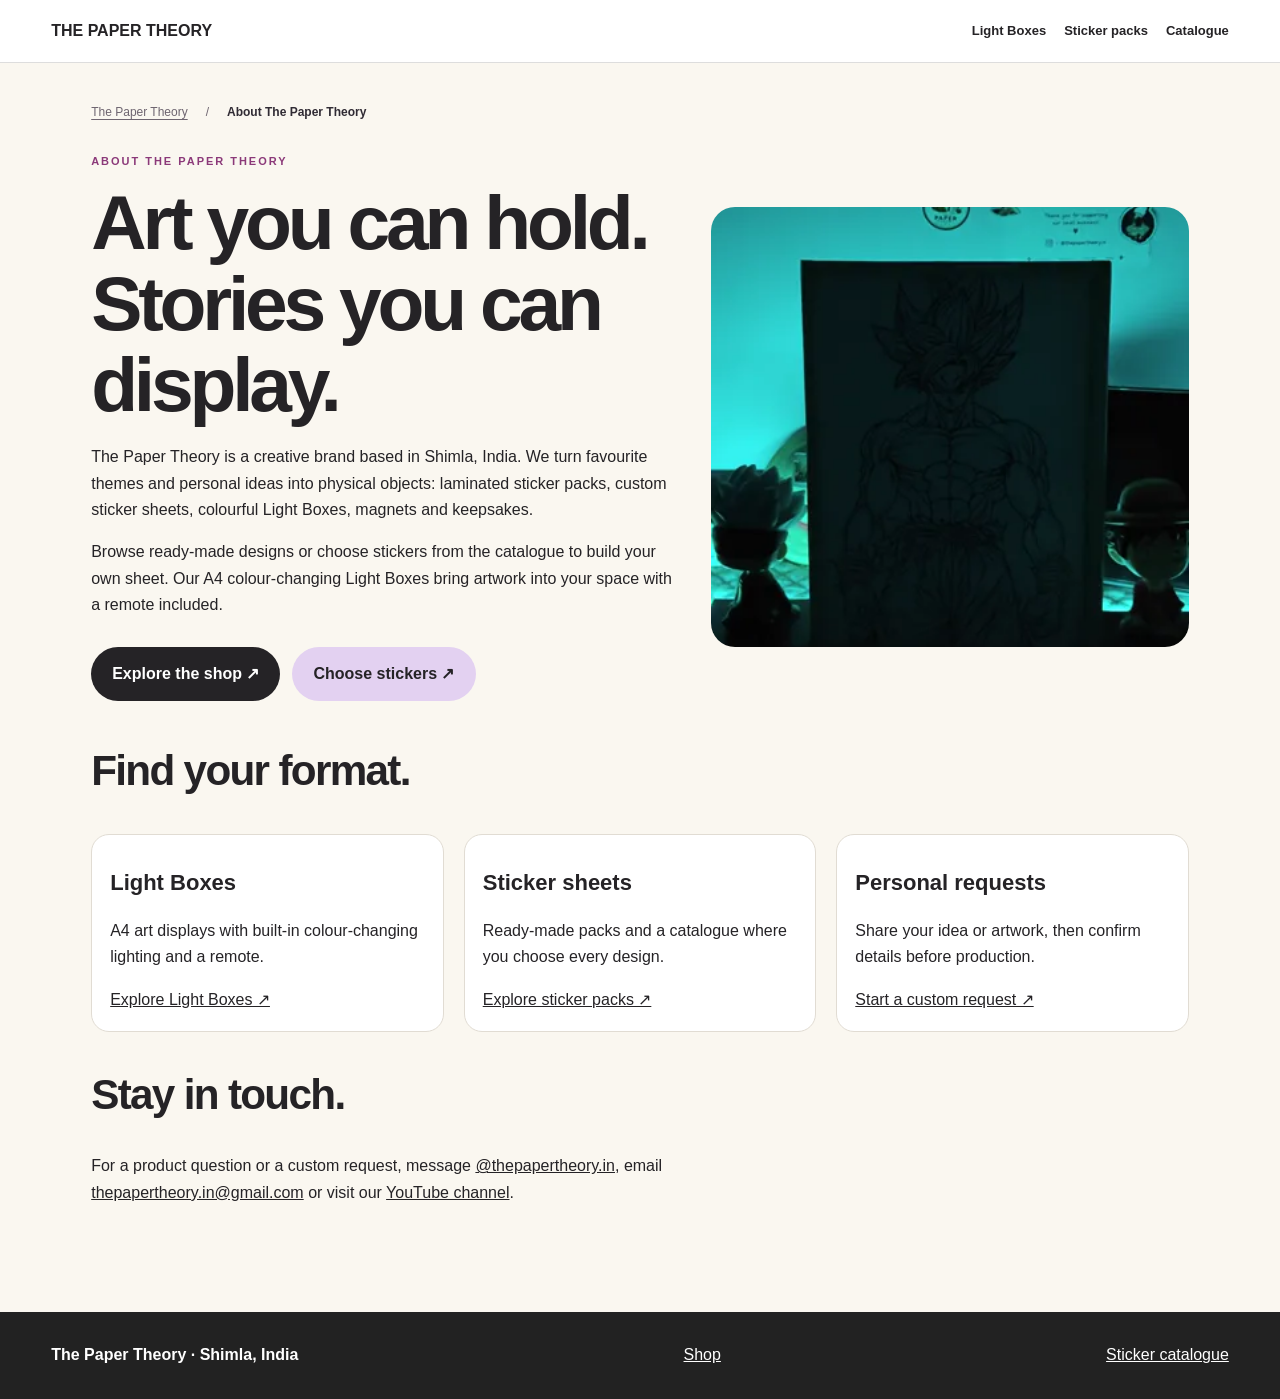
<file: about.html>
<!doctype html><html lang="en-IN"><head><meta charset="utf-8"><meta name="viewport" content="width=device-width,initial-scale=1"><title>About The Paper Theory | Stickers, Light Boxes & Personalised Gifts</title><meta name="description" content="Meet The Paper Theory, a Shimla-based creative brand making sticker packs, custom artwork, A4 colour-changing Light Boxes and personalised gifts. Explore our work and contact us."><link rel="canonical" href="https://thepapertheory.in/about.html"><meta name="robots" content="index,follow,max-image-preview:large"><meta property="og:site_name" content="The Paper Theory"><meta property="og:type" content="website"><meta property="og:title" content="About The Paper Theory"><meta property="og:url" content="https://thepapertheory.in/about.html"><meta property="og:image" content="https://thepapertheory.in/assets/logo.jpg"><meta property="og:description" content="Meet The Paper Theory, a creative brand in Shimla making sticker sheets, colour-changing Light Boxes and personalised gifts."><link rel="stylesheet" href="seo-pages.css"><script type="application/ld+json">{"@context":"https://schema.org","@type":"BreadcrumbList","itemListElement":[{"@type":"ListItem","position":1,"name":"The Paper Theory","item":"https://thepapertheory.in/"},{"@type":"ListItem","position":2,"name":"About The Paper Theory","item":"https://thepapertheory.in/about.html"}]}</script><script type="application/ld+json">{"@context":"https://schema.org","@type":"AboutPage","name":"About The Paper Theory","url":"https://thepapertheory.in/about.html","isPartOf":{"@id":"https://thepapertheory.in/#website"},"about":{"@id":"https://thepapertheory.in/#organization"}}</script></head><body><header><a href="index.html">THE PAPER THEORY</a><nav><a href="light-boxes.html">Light Boxes</a><a href="sticker-packs.html">Sticker packs</a><a href="catalogue.html">Catalogue</a></nav></header><main><nav class="breadcrumbs" aria-label="Breadcrumb"><a href="index.html">The Paper Theory</a> / <span>About The Paper Theory</span></nav><div class="hero"><div><p class="eyebrow">ABOUT THE PAPER THEORY</p><h1>Art you can hold. Stories you can display.</h1><p>The Paper Theory is a creative brand based in Shimla, India. We turn favourite themes and personal ideas into physical objects: laminated sticker packs, custom sticker sheets, colourful Light Boxes, magnets and keepsakes.</p><p>Browse ready-made designs or choose stickers from the catalogue to build your own sheet. Our A4 colour-changing Light Boxes bring artwork into your space with a remote included.</p><a class="cta" href="index.html#shop">Explore the shop ↗</a><a class="cta secondary" href="catalogue.html">Choose stickers ↗</a></div><img src="assets/lightbox/lightbox-poster.webp" alt="The Paper Theory colour-changing Light Box on display"></div><section><h2>Find your format.</h2><div class="grid"><article><h3>Light Boxes</h3><p>A4 art displays with built-in colour-changing lighting and a remote.</p><a href="light-boxes.html">Explore Light Boxes ↗</a></article><article><h3>Sticker sheets</h3><p>Ready-made packs and a catalogue where you choose every design.</p><a href="sticker-packs.html">Explore sticker packs ↗</a></article><article><h3>Personal requests</h3><p>Share your idea or artwork, then confirm details before production.</p><a href="index.html#custom">Start a custom request ↗</a></article></div></section><section><h2>Stay in touch.</h2><p>For a product question or a custom request, message <a href="https://www.instagram.com/thepapertheory.in/">@thepapertheory.in</a>, email <a href="mailto:thepapertheory.in@gmail.com">thepapertheory.in@gmail.com</a> or visit our <a href="https://www.youtube.com/@the_papertheory">YouTube channel</a>.</p></section></main><footer><b>The Paper Theory · Shimla, India</b><a href="index.html">Shop</a><a href="catalogue.html">Sticker catalogue</a></footer><script src="js/analytics-page.js"></script></body></html>
</file>
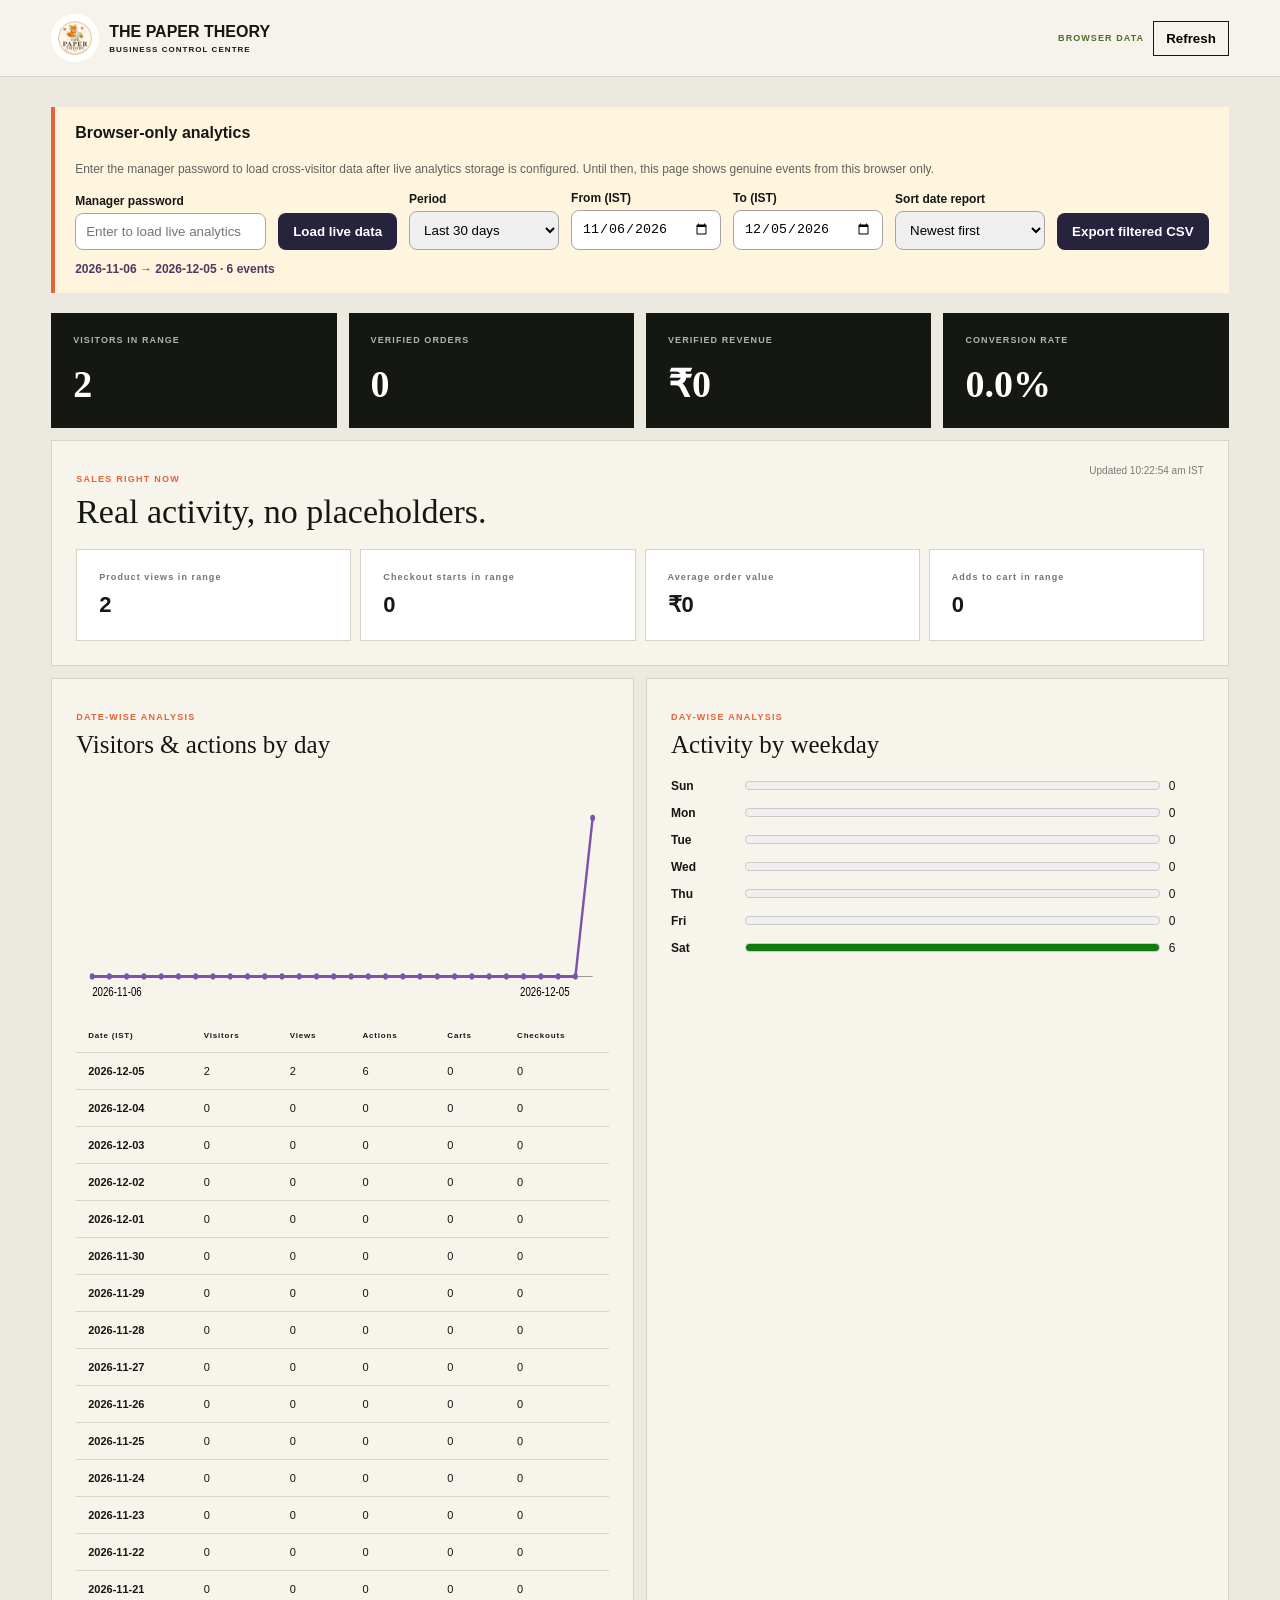
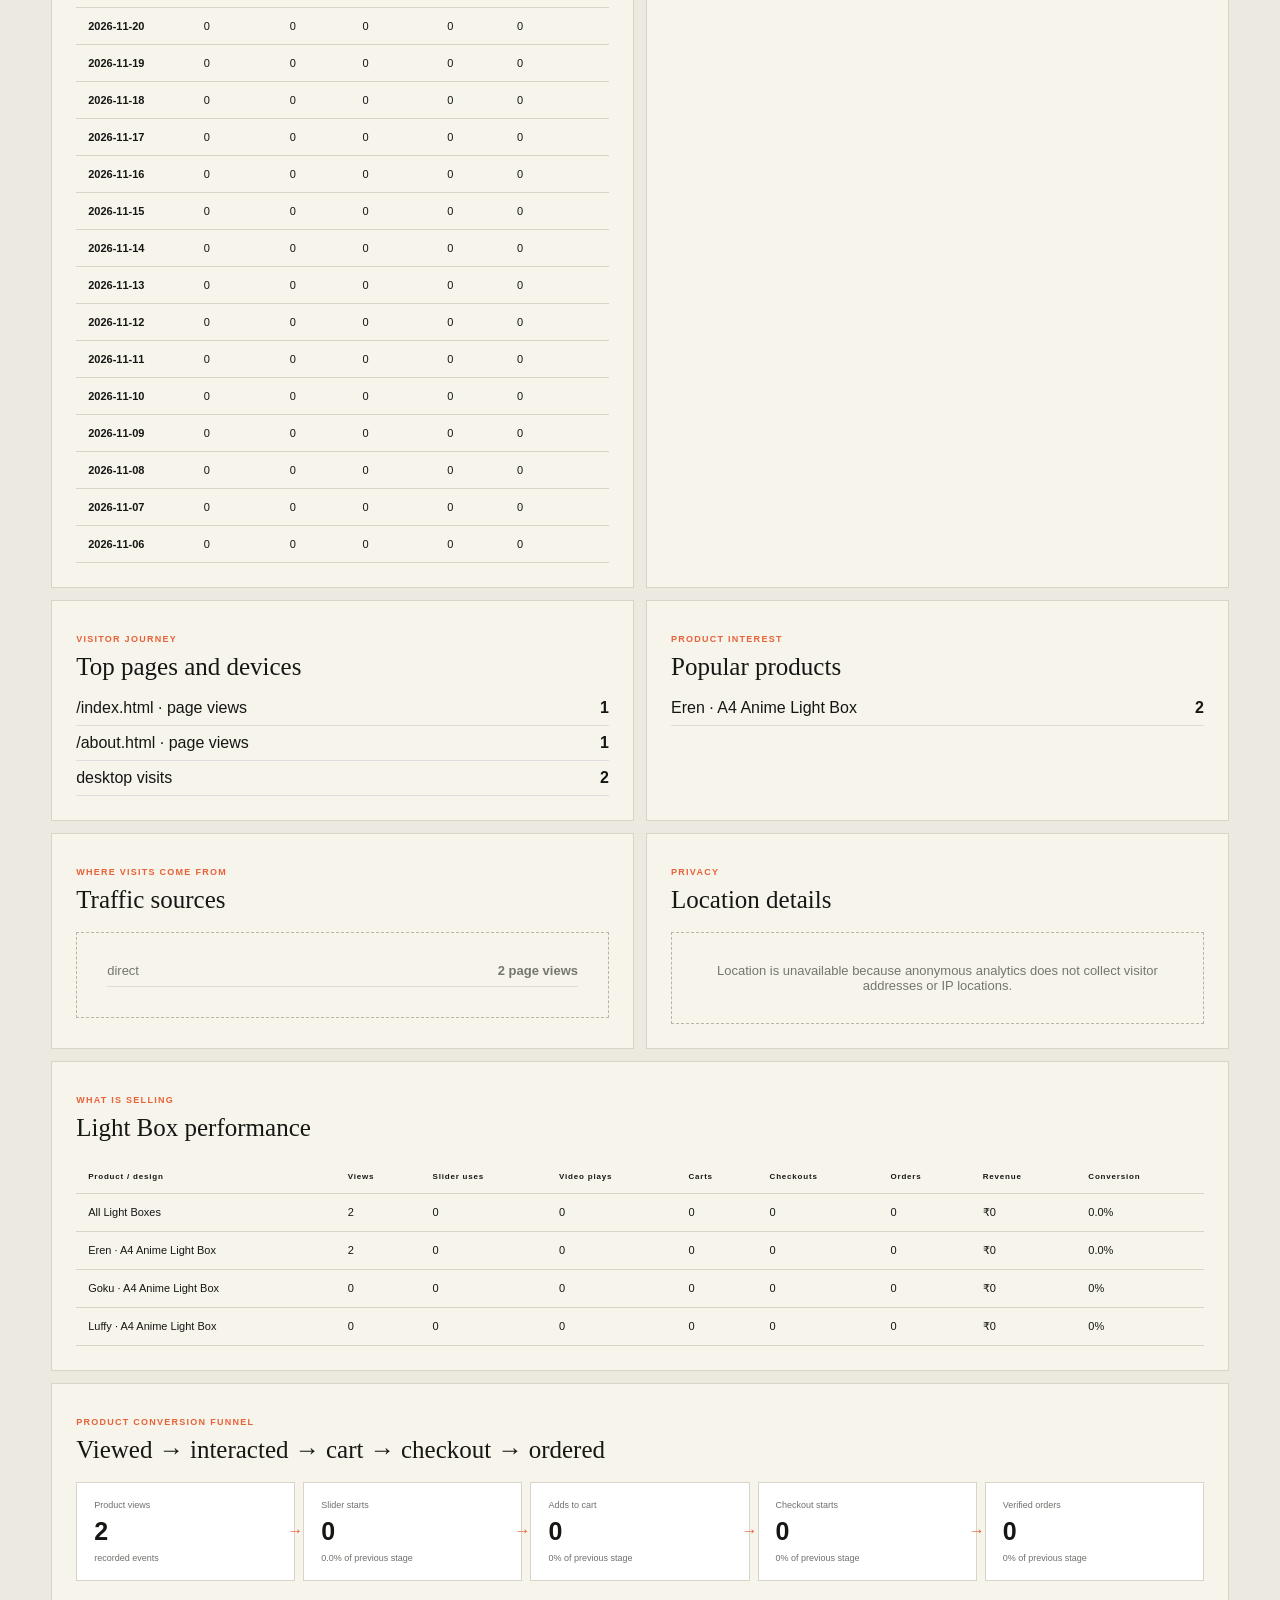
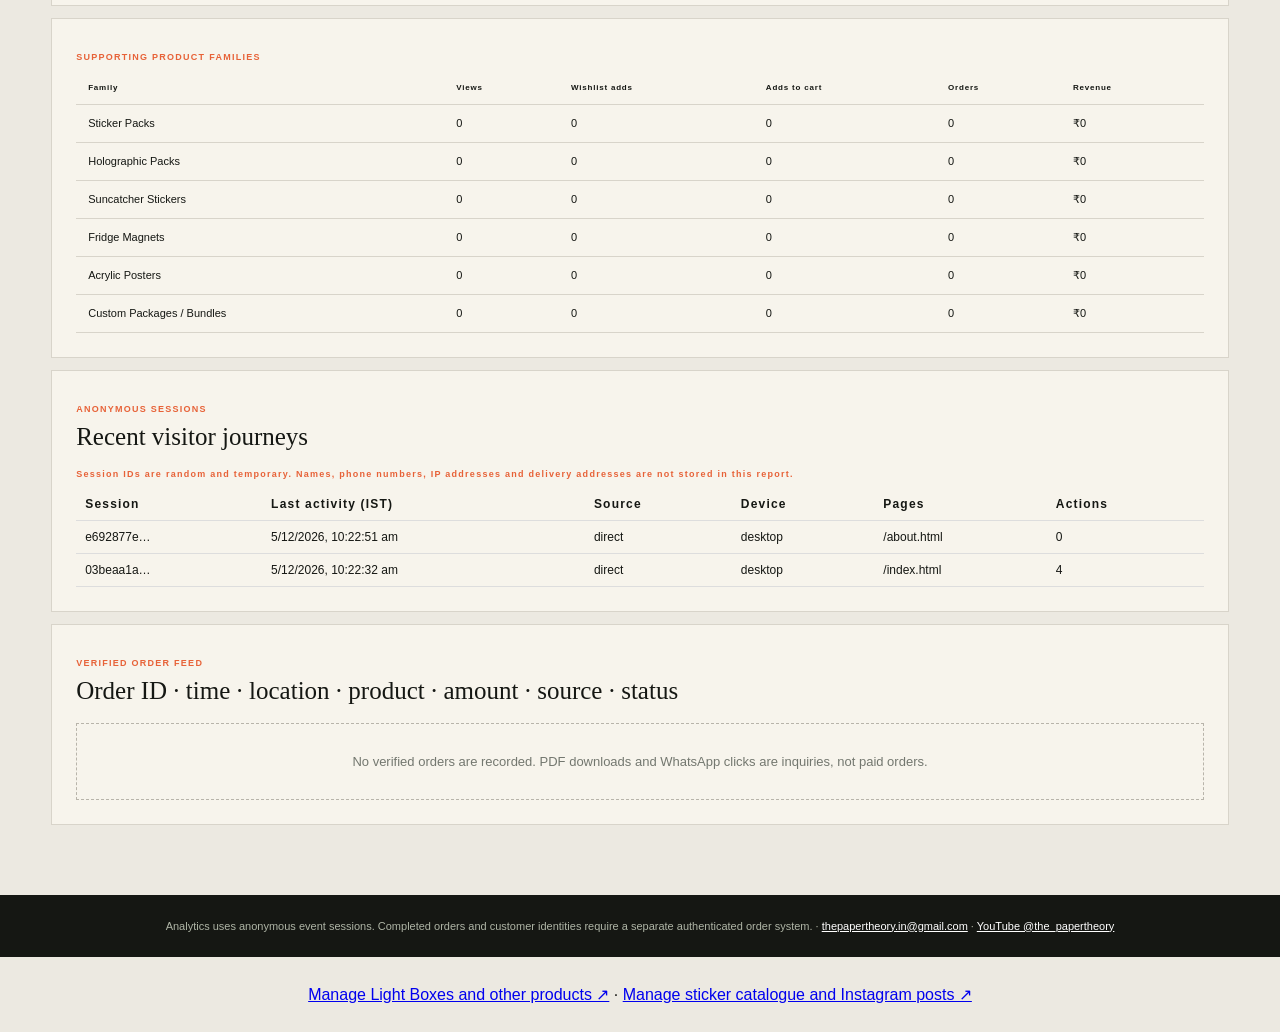
<file: admin.html>
<!doctype html>
<html lang="en"><head><meta charset="utf-8"><meta name="viewport" content="width=device-width,initial-scale=1"><title>Business Control Centre · The Paper Theory</title><meta name="robots" content="noindex,nofollow"><link rel="icon" href="assets/logo.jpg"><link rel="stylesheet" href="admin.css"><script defer src="js/products.js"></script><script defer src="js/lightbox-data.js"></script><script defer src="admin.js"></script></head>
<body><header><a href="index.html"><img src="assets/logo.jpg" alt="The Paper Theory" width="48" height="48"><span>THE PAPER THEORY<small>BUSINESS CONTROL CENTRE</small></span></a><div><b id="dataMode">BROWSER DATA</b><button id="refreshAdmin">Refresh</button></div></header><main>
  <section class="notice"><b id="modeTitle">Analytics connection</b><p id="modeNote">Checking live analytics. Browser history is available if live storage is not configured. No personal browsing identity or address is collected.</p><label>Manager password <input id="analyticsPassword" type="password" autocomplete="current-password" placeholder="Enter to load live analytics"></label><button id="loadLive" type="button">Load live data</button><label>Period <select id="period"><option value="7">Last 7 days</option><option value="30" selected>Last 30 days</option><option value="90">Last 90 days</option><option value="365">Last year</option><option value="custom">Custom dates</option></select></label><label>From (IST) <input id="dateFrom" type="date" aria-label="Start date"></label><label>To (IST) <input id="dateTo" type="date" aria-label="End date"></label><label>Sort date report <select id="dateSort"><option value="newest">Newest first</option><option value="oldest">Oldest first</option><option value="visitors">Most visitors</option><option value="actions">Most actions</option></select></label><button id="exportAnalytics" type="button">Export filtered CSV</button><span id="rangeStatus" role="status"></span></section>
  <section class="metrics"><article><span>VISITORS IN RANGE</span><strong id="visitorsToday">0</strong></article><article><span>VERIFIED ORDERS</span><strong id="ordersToday">0</strong></article><article><span>VERIFIED REVENUE</span><strong id="revenueToday">₹0</strong></article><article><span>CONVERSION RATE</span><strong id="conversionRate">0%</strong></article></section>
  <section class="panel"><div class="panel-head"><div><p>SALES RIGHT NOW</p><h1>Real activity, no placeholders.</h1></div><span id="lastUpdated"></span></div><div class="mini-grid"><article><span>Product views in range</span><b id="productViewsRange">0</b></article><article><span>Checkout starts in range</span><b id="checkoutsToday">0</b></article><article><span>Average order value</span><b id="averageOrder">₹0</b></article><article><span>Adds to cart in range</span><b id="cartsToday">0</b></article></div></section>
  <section class="two-column"><article class="panel"><p>DATE-WISE ANALYSIS</p><h2>Visitors & actions by day</h2><div id="dailyChart" class="chart" role="img" aria-label="Daily visitor and action chart"></div><div class="table-wrap"><table class="daily-table"><thead><tr><th>Date (IST)</th><th>Visitors</th><th>Views</th><th>Actions</th><th>Carts</th><th>Checkouts</th></tr></thead><tbody id="dailyRows"></tbody></table></div></article><article class="panel"><p>DAY-WISE ANALYSIS</p><h2>Activity by weekday</h2><div id="weekdayChart" class="bars"></div></article></section><section class="two-column"><article class="panel"><p>VISITOR JOURNEY</p><h2>Top pages and devices</h2><div id="journeyReport"></div></article><article class="panel"><p>PRODUCT INTEREST</p><h2>Popular products</h2><div id="productInterest"></div></article></section><section class="two-column"><article class="panel"><p>WHERE VISITS COME FROM</p><h2>Traffic sources</h2><div id="sourceReport" class="report-empty">No completed-order source data yet.</div></article><article class="panel"><p>PRIVACY</p><h2>Location details</h2><div id="locationReport" class="report-empty">No completed-order location data yet. Precise addresses are never exposed here.</div></article></section>
  <section class="panel"><p>WHAT IS SELLING</p><h2>Light Box performance</h2><div class="table-wrap"><table><thead><tr><th>Product / design</th><th>Views</th><th>Slider uses</th><th>Video plays</th><th>Carts</th><th>Checkouts</th><th>Orders</th><th>Revenue</th><th>Conversion</th></tr></thead><tbody id="lightboxPerformance"></tbody></table></div></section>
  <section class="panel"><p>PRODUCT CONVERSION FUNNEL</p><h2>Viewed → interacted → cart → checkout → ordered</h2><div id="funnel" class="funnel"></div></section>
  <section class="panel"><p>SUPPORTING PRODUCT FAMILIES</p><div class="table-wrap"><table><thead><tr><th>Family</th><th>Views</th><th>Wishlist adds</th><th>Adds to cart</th><th>Orders</th><th>Revenue</th></tr></thead><tbody id="familyPerformance"></tbody></table></div></section>
  <section class="panel"><p>ANONYMOUS SESSIONS</p><h2>Recent visitor journeys</h2><p class="privacy-copy">Session IDs are random and temporary. Names, phone numbers, IP addresses and delivery addresses are not stored in this report.</p><div id="sessionReport" class="table-wrap"></div></section><section class="panel"><p>VERIFIED ORDER FEED</p><h2>Order ID · time · location · product · amount · source · status</h2><div id="orderFeed" class="report-empty">No completed orders recorded in this browser.</div></section>
</main><footer>Analytics uses anonymous event sessions. Completed orders and customer identities require a separate authenticated order system. · <a href="mailto:thepapertheory.in@gmail.com">thepapertheory.in@gmail.com</a> · <a href="https://youtube.com/@the_papertheory" target="_blank" rel="noopener">YouTube @the_papertheory</a></footer><p style="padding:12px;text-align:center"><a href="product-manager.html">Manage Light Boxes and other products ↗</a> · <a href="catalogue-manager.html">Manage sticker catalogue and Instagram posts ↗</a></p></body></html>
</file>
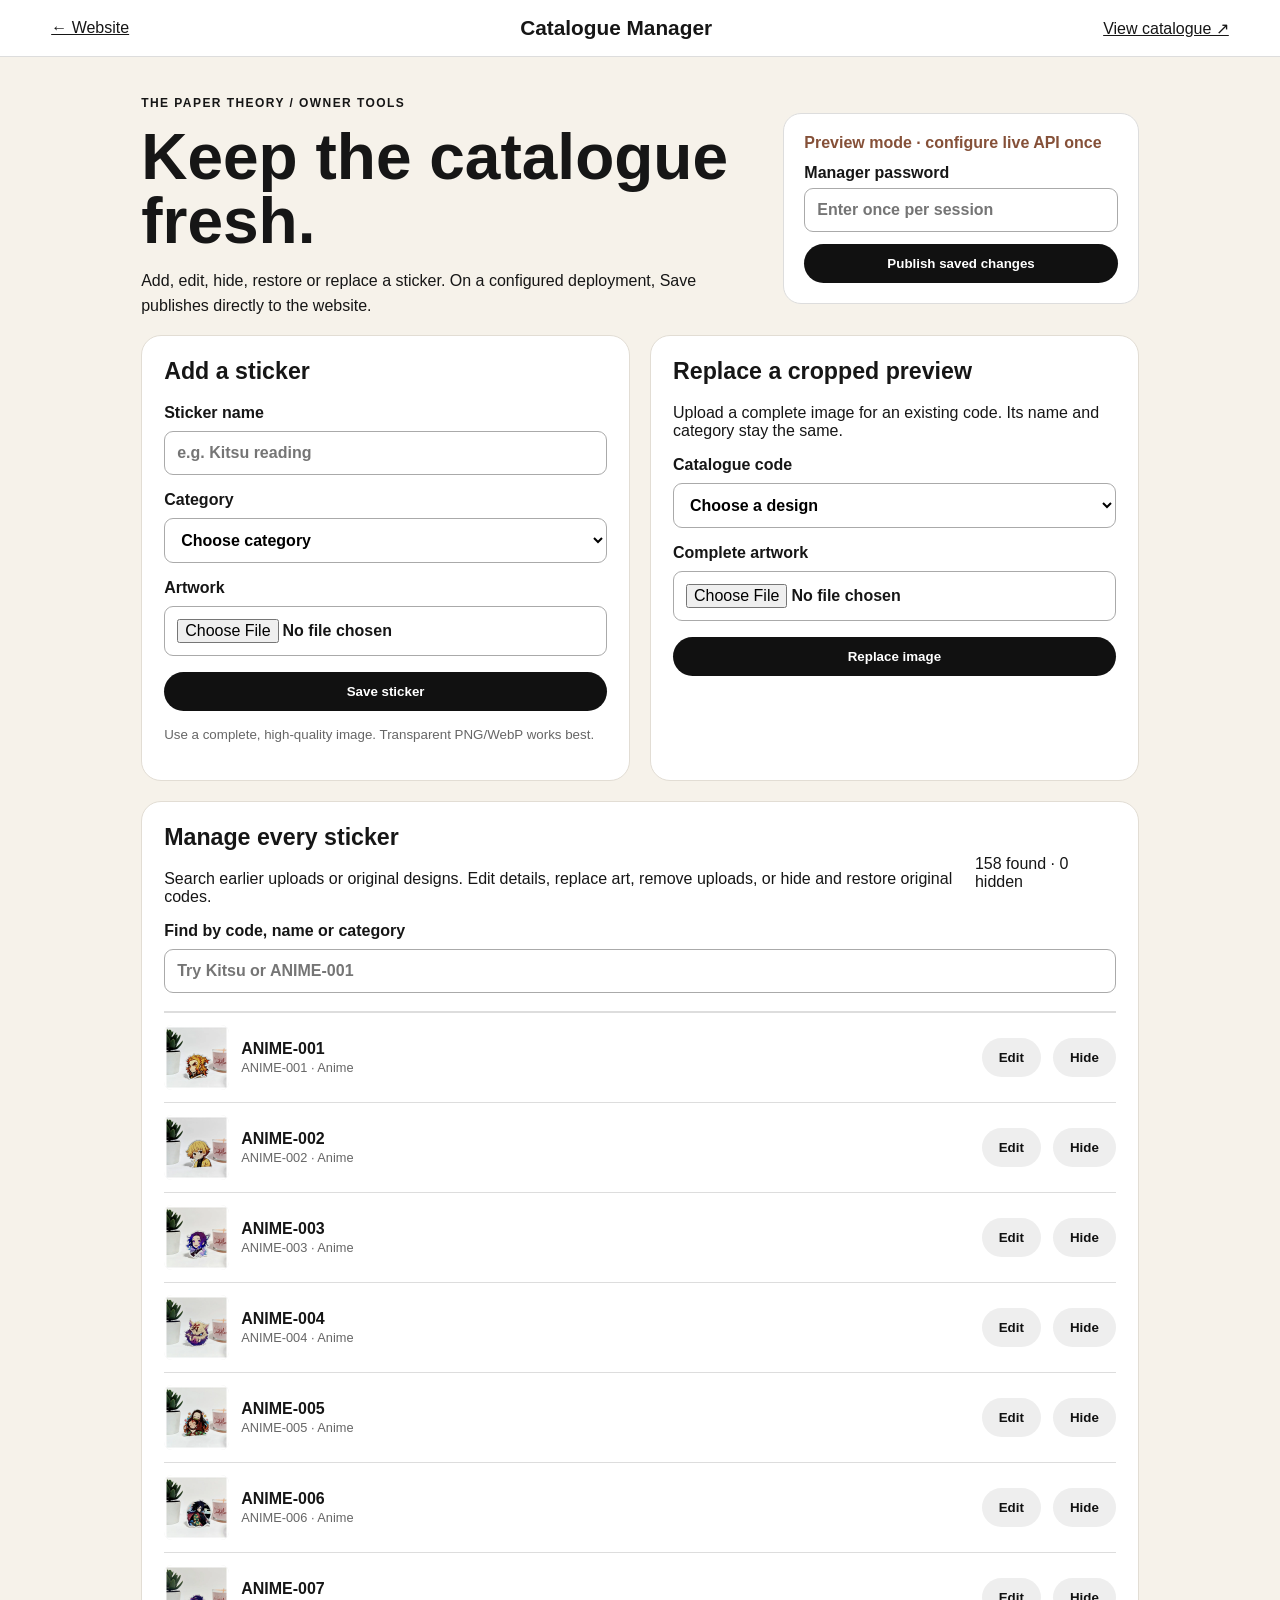
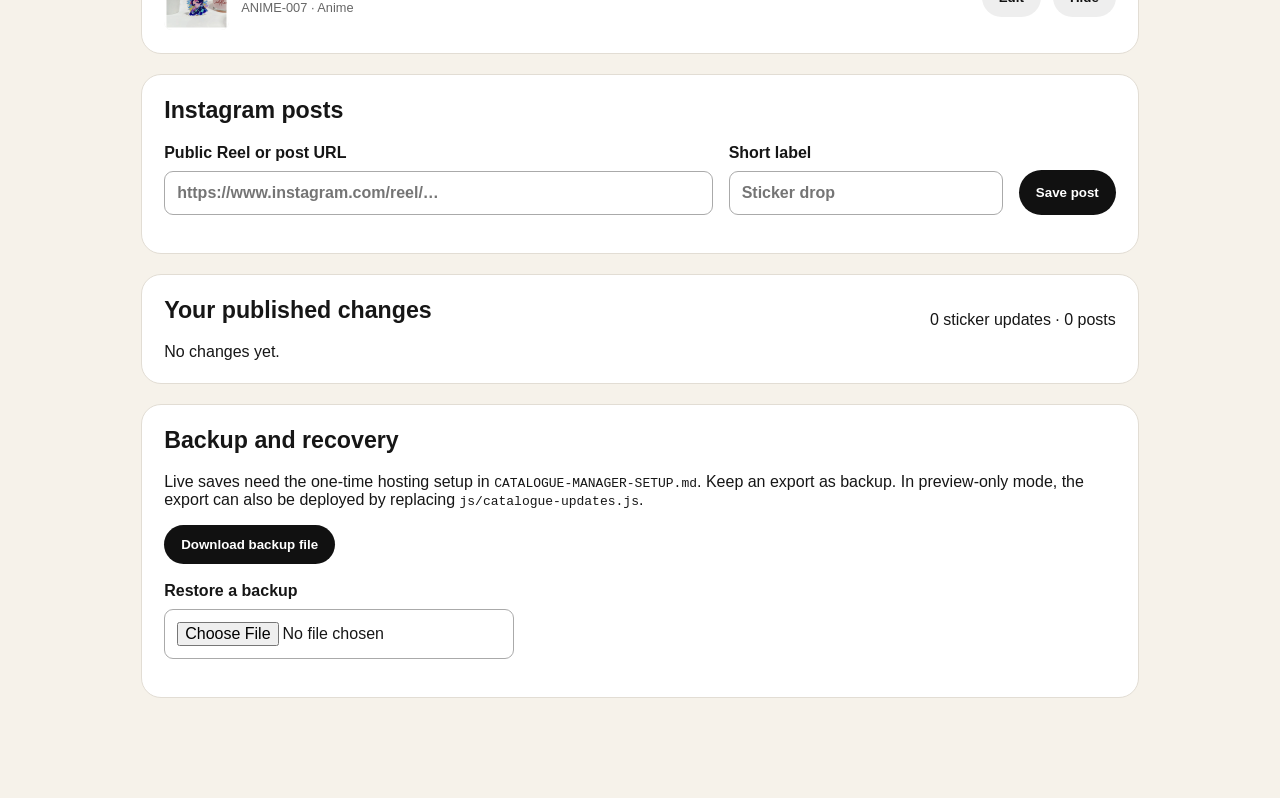
<file: catalogue-manager.html>
<!doctype html><html lang="en"><head><meta charset="utf-8"><meta name="viewport" content="width=device-width,initial-scale=1"><meta name="robots" content="noindex,nofollow"><title>Catalogue Manager — The Paper Theory</title><link rel="stylesheet" href="catalogue-manager.css"></head><body><header><a href="index.html">← Website</a><h1>Catalogue Manager</h1><a href="catalogue.html">View catalogue ↗</a></header><main><div class="manager-intro"><div><p class="eyebrow">THE PAPER THEORY / OWNER TOOLS</p><h2>Keep the catalogue fresh.</h2><p>Add, edit, hide, restore or replace a sticker. On a configured deployment, Save publishes directly to the website.</p></div><div class="connection"><b id="connectionStatus">Checking live connection…</b><label>Manager password<input id="managerPassword" type="password" autocomplete="current-password" placeholder="Enter once per session"></label><button id="publishButton" type="button">Publish saved changes</button></div></div><div class="columns"><section><h2>Add a sticker</h2><form id="stickerForm"><label>Sticker name<input id="stickerName" required maxlength="60" placeholder="e.g. Kitsu reading"></label><label>Category<select id="stickerCategory" required><option value="">Choose category</option></select></label><label id="newCategoryLabel" hidden>New category<input id="newCategory" maxlength="40" placeholder="e.g. Music"></label><label>Artwork<input id="stickerImage" type="file" accept="image/png,image/jpeg,image/webp" required></label><button type="submit">Save sticker</button><small>Use a complete, high-quality image. Transparent PNG/WebP works best.</small></form><p id="stickerStatus" role="status"></p></section><section><h2>Replace a cropped preview</h2><p>Upload a complete image for an existing code. Its name and category stay the same.</p><form id="replaceForm"><label>Catalogue code<select id="replaceCode" required><option value="">Choose a design</option></select></label><label>Complete artwork<input id="replaceImage" type="file" accept="image/png,image/jpeg,image/webp" required></label><button type="submit">Replace image</button></form><p id="replaceStatus" role="status"></p></section></div><section><div class="list-head"><div><h2>Manage every sticker</h2><p>Search earlier uploads or original designs. Edit details, replace art, remove uploads, or hide and restore original codes.</p></div><span id="allCounts"></span></div><label>Find by code, name or category<input id="manageSearch" type="search" placeholder="Try Kitsu or ANIME-001"></label><form id="editStickerForm" hidden><h3>Edit <span id="editCodeLabel"></span></h3><input id="editCode" type="hidden"><label>Name<input id="editName" required maxlength="80"></label><label>Category<input id="editCategory" required maxlength="40"></label><label>Replace image (optional)<input id="editImage" type="file" accept="image/png,image/jpeg,image/webp"></label><div class="form-actions"><button type="submit">Save changes</button><button id="cancelEdit" type="button">Cancel</button></div></form><p id="manageStatus" role="status"></p><div id="allEntries" class="all-entries"></div></section><section><h2>Instagram posts</h2><form id="reelForm" class="row-form"><label>Public Reel or post URL<input id="reelUrl" type="url" required placeholder="https://www.instagram.com/reel/…"></label><label>Short label<input id="reelTitle" maxlength="60" placeholder="Sticker drop"></label><button type="submit">Save post</button></form><p id="reelStatus" role="status"></p></section><section><div class="list-head"><h2>Your published changes</h2><span id="counts"></span></div><div id="entries"></div></section><section class="publish"><h2>Backup and recovery</h2><p>Live saves need the one-time hosting setup in <code>CATALOGUE-MANAGER-SETUP.md</code>. Keep an export as backup. In preview-only mode, the export can also be deployed by replacing <code>js/catalogue-updates.js</code>.</p><button id="exportButton" type="button">Download backup file</button><label class="import-label">Restore a backup<input id="importFile" type="file" accept=".js,.json,application/json,text/javascript"></label><p id="exportStatus" role="status"></p></section></main><script src="js/catalogue-data.js"></script><script src="js/catalogue-updates.js"></script><script src="js/catalogue-extensions.js"></script><script src="js/catalogue-manager.js"></script></body></html>
</file>
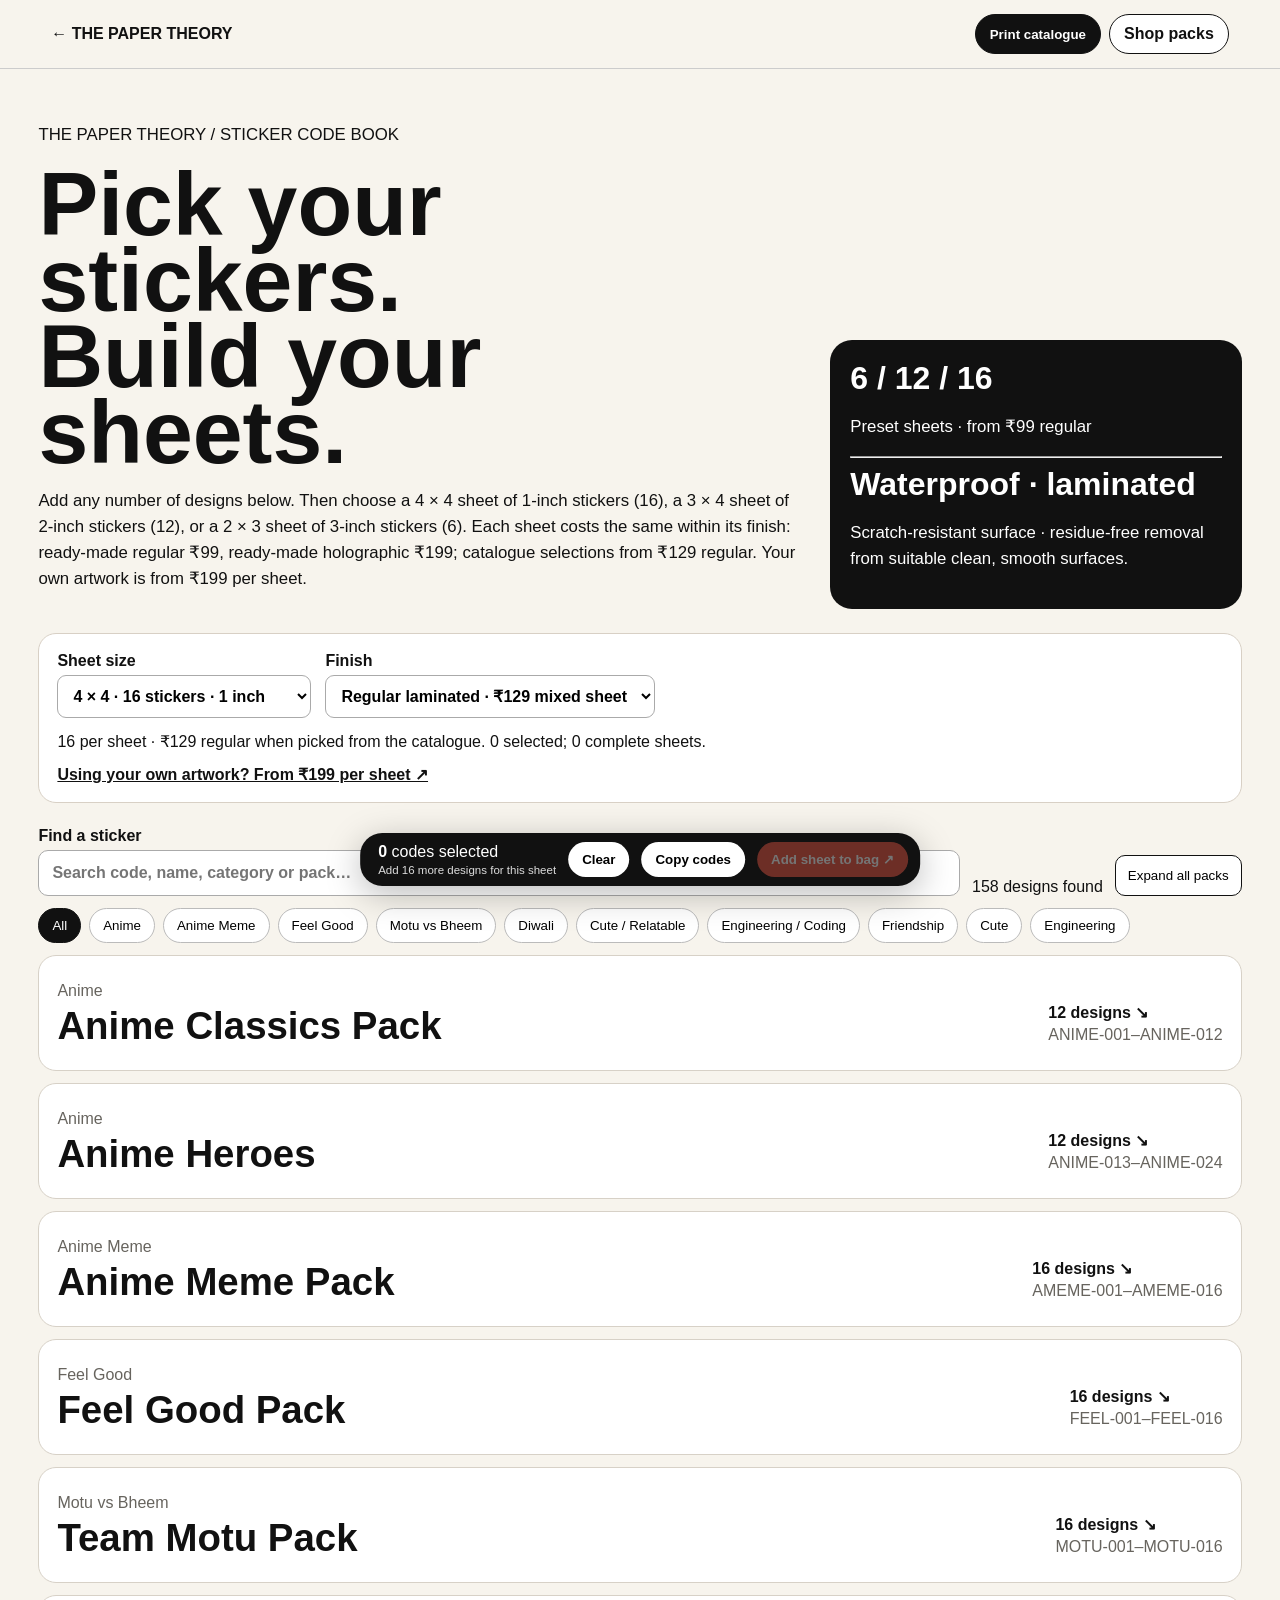
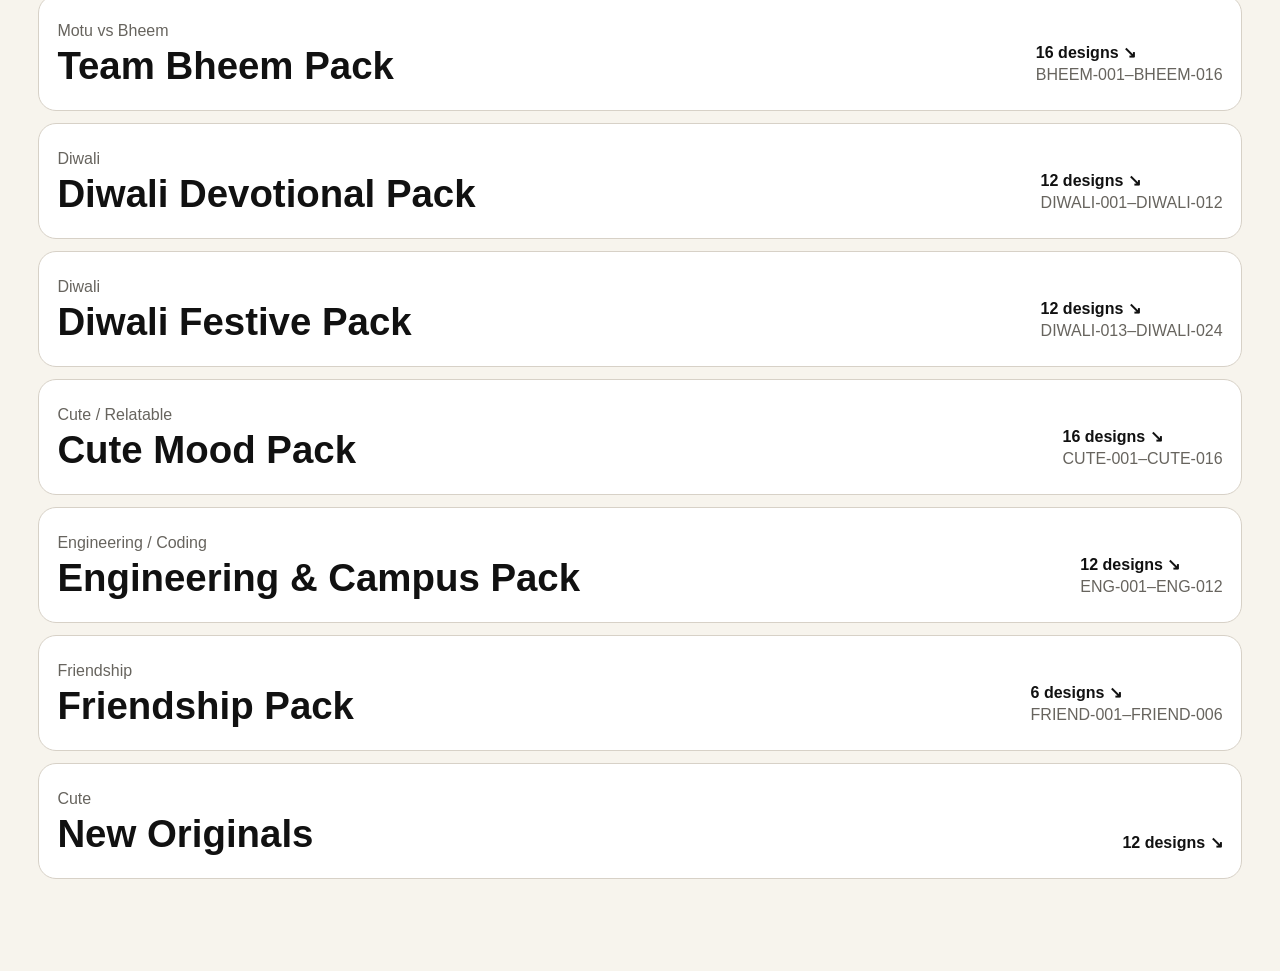
<file: catalogue.html>
<!doctype html><html lang="en"><head><meta charset="utf-8"><meta name="viewport" content="width=device-width,initial-scale=1"><title>Sticker Catalogue | Anime, Cute & Custom Sticker Sheets — The Paper Theory</title><meta name="description" content="Browse The Paper Theory sticker catalogue: anime, cute, Diwali, engineering and friendship designs. Choose 1, 2 or 3-inch sheets with regular or holographic finishes."><link rel="canonical" href="https://thepapertheory.in/catalogue.html"><meta name="robots" content="index,follow,max-image-preview:large"><meta property="og:title" content="Browse Sticker Designs | The Paper Theory"><meta property="og:description" content="Choose your favourite designs and build a laminated sticker sheet."><meta property="og:type" content="website"><meta property="og:url" content="https://thepapertheory.in/catalogue.html"><meta property="og:image" content="https://thepapertheory.in/assets/stickers/kitsu-star.webp"><link rel="stylesheet" href="catalogue.css"></head><body><header><a href="index.html">← THE PAPER THEORY</a><div class="actions"><button id="printCatalogue">Print catalogue</button><a href="index.html#stickerPacks">Shop packs</a></div></header><main><section class="intro"><div><p>THE PAPER THEORY / STICKER CODE BOOK</p><h1>Pick your stickers.<br>Build your sheets.</h1><p>Add any number of designs below. Then choose a 4 × 4 sheet of 1-inch stickers (16), a 3 × 4 sheet of 2-inch stickers (12), or a 2 × 3 sheet of 3-inch stickers (6). Each sheet costs the same: ready-made regular ₹99, ready-made holographic ₹199; catalogue selections add ₹30. Your own artwork is ₹199 per sheet.</p></div><aside class="pricebox"><b>6 / 12 / 16</b><p>Preset sheets · same ₹99 regular price</p><hr><b>Waterproof · laminated</b><p>Scratch-resistant surface · residue-free removal from suitable clean, smooth surfaces.</p></aside></section><div class="sheet-config" id="sheetConfig"><label>Sheet size<select id="sheetLayout"><option value="16">4 × 4 · 16 stickers · 1 inch</option><option value="12">3 × 4 · 12 stickers · 2 inches</option><option value="6">2 × 3 · 6 stickers · 3 inches</option></select></label><label>Finish<select id="sheetFinish"><option value="regular">Regular laminated · ₹129 mixed sheet</option><option value="holo">Holographic · ₹229 mixed sheet</option></select></label><p id="sheetSummary" role="status"></p><a href="index.html?uploadSheet=1#custom">Using your own artwork? ₹199 per sheet ↗</a></div><div class="catalogue-tools"><label class="catalogue-search">Find a sticker<input id="catalogueSearch" type="search" placeholder="Search code, name, category or pack…" autocomplete="off"></label><span id="catalogueResultCount"></span><button id="togglePacks" type="button">Expand all packs</button></div><div class="filters" id="catalogueFilters"></div><div id="catalogueRoot"></div></main><div class="builder"><span><b id="selectedCount">0</b> codes selected<small id="selectionHint">Add designs, then choose a sheet size</small></span><button id="clearCodes" type="button">Clear</button><button id="copyCodes" type="button">Copy codes</button><button id="shopSelection" type="button" disabled>Add sheet to bag ↗</button></div><script src="js/sticker-packs-data.js"></script><script src="js/catalogue-data.js"></script><script src="js/catalogue-updates.js"></script><script src="js/catalogue-extensions.js"></script><script src="js/products.js"></script><script src="js/lightbox-data.js"></script><script src="js/product-updates.js"></script><script src="js/product-extensions.js"></script><script src="js/catalogue.js"></script><script src="js/analytics-page.js"></script></body></html>
</file>
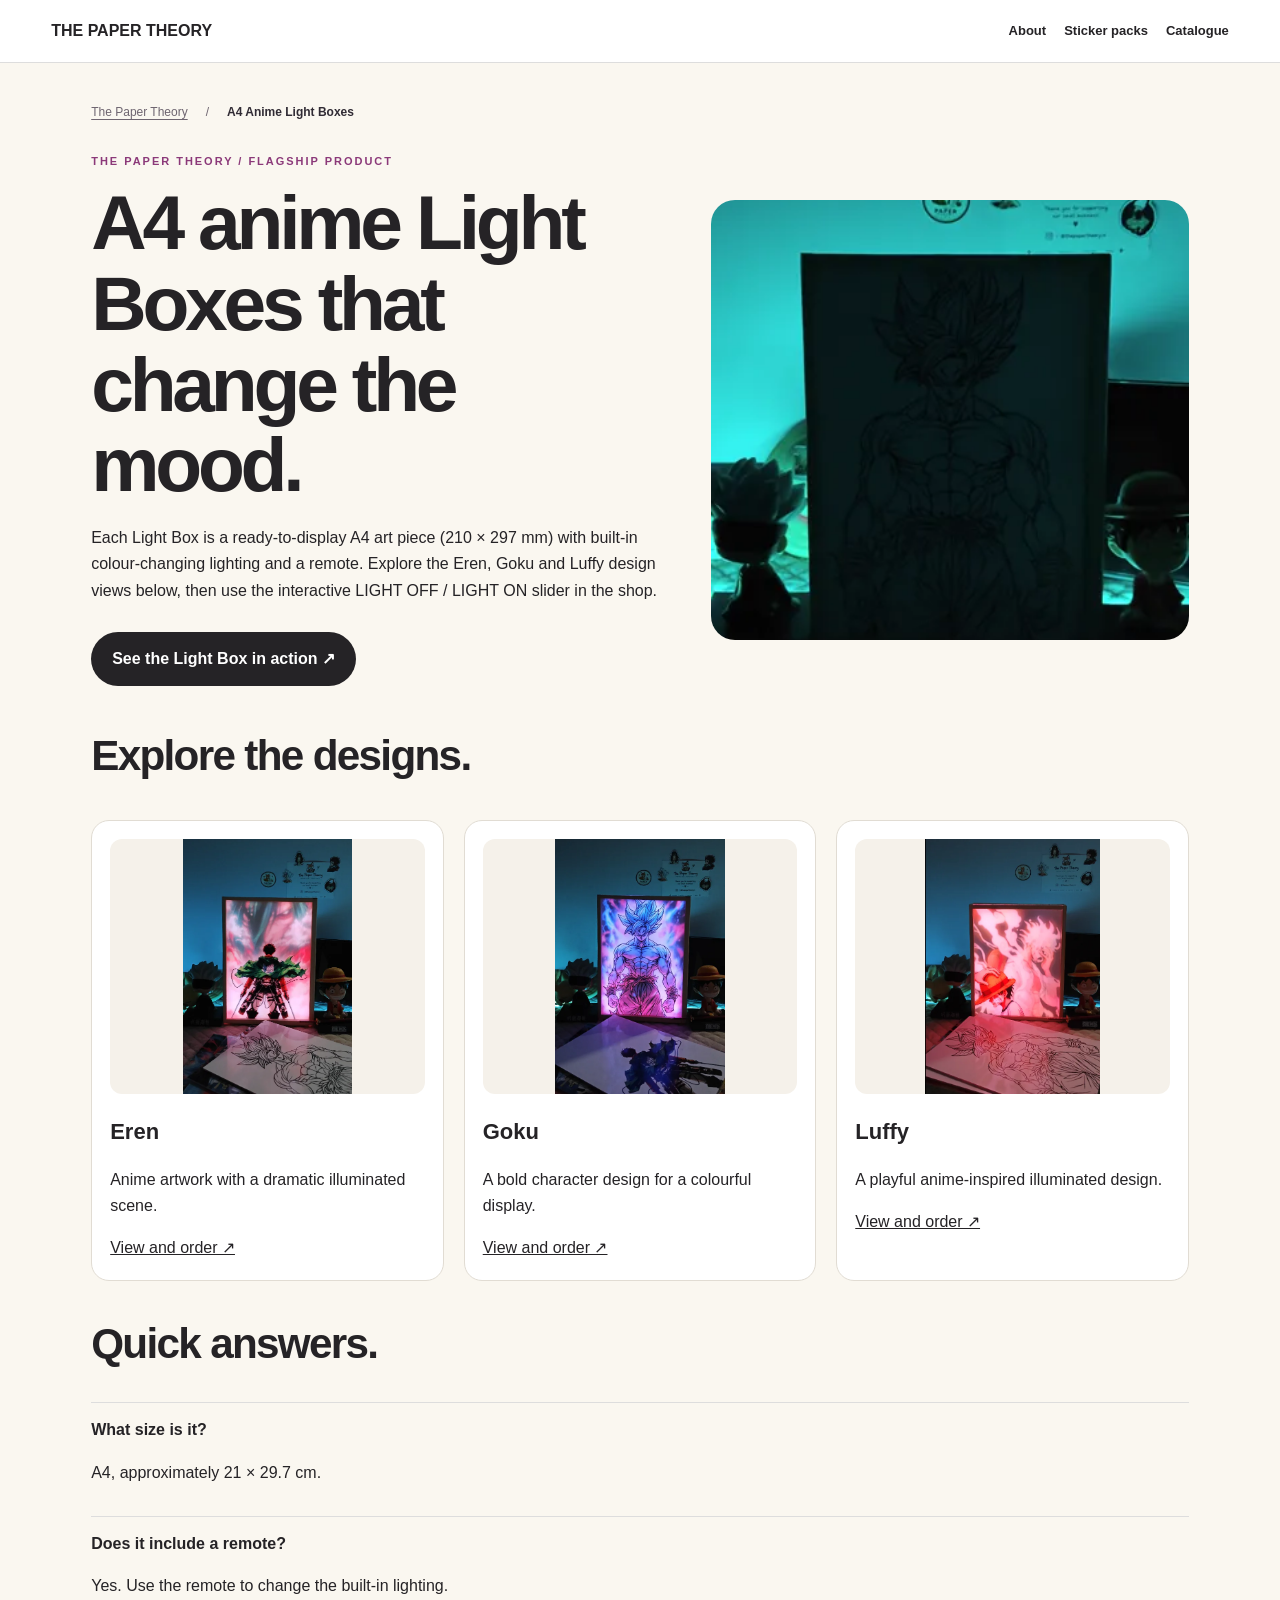
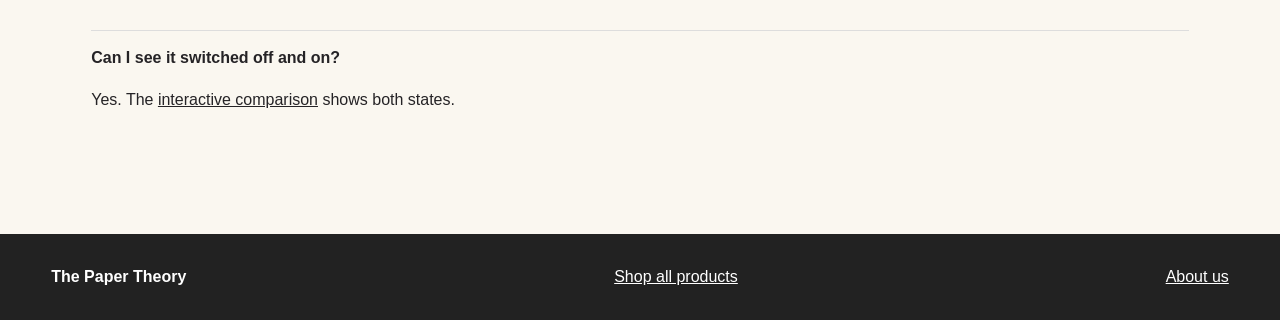
<file: light-boxes.html>
<!doctype html><html lang="en-IN"><head><meta charset="utf-8"><meta name="viewport" content="width=device-width,initial-scale=1"><title>A4 Colour-Changing Anime Light Boxes | The Paper Theory India</title><meta name="description" content="Explore The Paper Theory A4 anime Light Boxes: colour-changing light, remote included, interactive ON/OFF comparison and Eren, Goku and Luffy designs. Shop in India."><link rel="canonical" href="https://thepapertheory.in/light-boxes.html"><meta name="robots" content="index,follow,max-image-preview:large"><meta property="og:site_name" content="The Paper Theory"><meta property="og:type" content="website"><meta property="og:title" content="A4 Anime Light Boxes | The Paper Theory"><meta property="og:url" content="https://thepapertheory.in/light-boxes.html"><meta property="og:image" content="https://thepapertheory.in/assets/lightbox/lightbox-poster.webp"><meta property="og:description" content="See The Paper Theory colour-changing A4 Light Boxes, remote included, with Eren, Goku and Luffy designs."><link rel="stylesheet" href="seo-pages.css"><script type="application/ld+json">{"@context":"https://schema.org","@type":"BreadcrumbList","itemListElement":[{"@type":"ListItem","position":1,"name":"The Paper Theory","item":"https://thepapertheory.in/"},{"@type":"ListItem","position":2,"name":"A4 Anime Light Boxes","item":"https://thepapertheory.in/light-boxes.html"}]}</script><script type="application/ld+json">{"@context":"https://schema.org","@type":"CollectionPage","name":"A4 Colour-Changing Light Boxes","url":"https://thepapertheory.in/light-boxes.html","isPartOf":{"@id":"https://thepapertheory.in/#website"},"about":{"@type":"Thing","name":"Anime Light Boxes"}}</script></head><body><header><a href="index.html">THE PAPER THEORY</a><nav><a href="about.html">About</a><a href="sticker-packs.html">Sticker packs</a><a href="catalogue.html">Catalogue</a></nav></header><main><nav class="breadcrumbs" aria-label="Breadcrumb"><a href="index.html">The Paper Theory</a> / <span>A4 Anime Light Boxes</span></nav><div class="hero"><div><p class="eyebrow">THE PAPER THEORY / FLAGSHIP PRODUCT</p><h1>A4 anime Light Boxes that change the mood.</h1><p>Each Light Box is a ready-to-display A4 art piece (210 × 297 mm) with built-in colour-changing lighting and a remote. Explore the Eren, Goku and Luffy design views below, then use the interactive LIGHT OFF / LIGHT ON slider in the shop.</p><a class="cta" href="index.html#lightboxExperience">See the Light Box in action ↗</a></div><img src="assets/lightbox/lightbox-poster.webp" alt="A4 colour-changing anime Light Box from The Paper Theory"></div><section><h2>Explore the designs.</h2><div class="grid"><article><img src="assets/lightbox/lightbox-eren-on.webp" alt="Eren Light Box illuminated"><h3>Eren</h3><p>Anime artwork with a dramatic illuminated scene.</p><a href="index.html#lightboxExperience">View and order ↗</a></article><article><img src="assets/lightbox/lightbox-goku-on.webp" alt="Goku Light Box illuminated"><h3>Goku</h3><p>A bold character design for a colourful display.</p><a href="index.html#lightboxExperience">View and order ↗</a></article><article><img src="assets/lightbox/lightbox-luffy-on.webp" alt="Luffy Light Box illuminated"><h3>Luffy</h3><p>A playful anime-inspired illuminated design.</p><a href="index.html#lightboxExperience">View and order ↗</a></article></div></section><section><h2>Quick answers.</h2><div class="qa"><b>What size is it?</b><p>A4, approximately 21 × 29.7 cm.</p></div><div class="qa"><b>Does it include a remote?</b><p>Yes. Use the remote to change the built-in lighting.</p></div><div class="qa"><b>Can I see it switched off and on?</b><p>Yes. The <a href="index.html#lightboxExperience">interactive comparison</a> shows both states.</p></div></section></main><footer><b>The Paper Theory</b><a href="index.html#shop">Shop all products</a><a href="about.html">About us</a></footer><script src="js/analytics-page.js"></script></body></html>
</file>
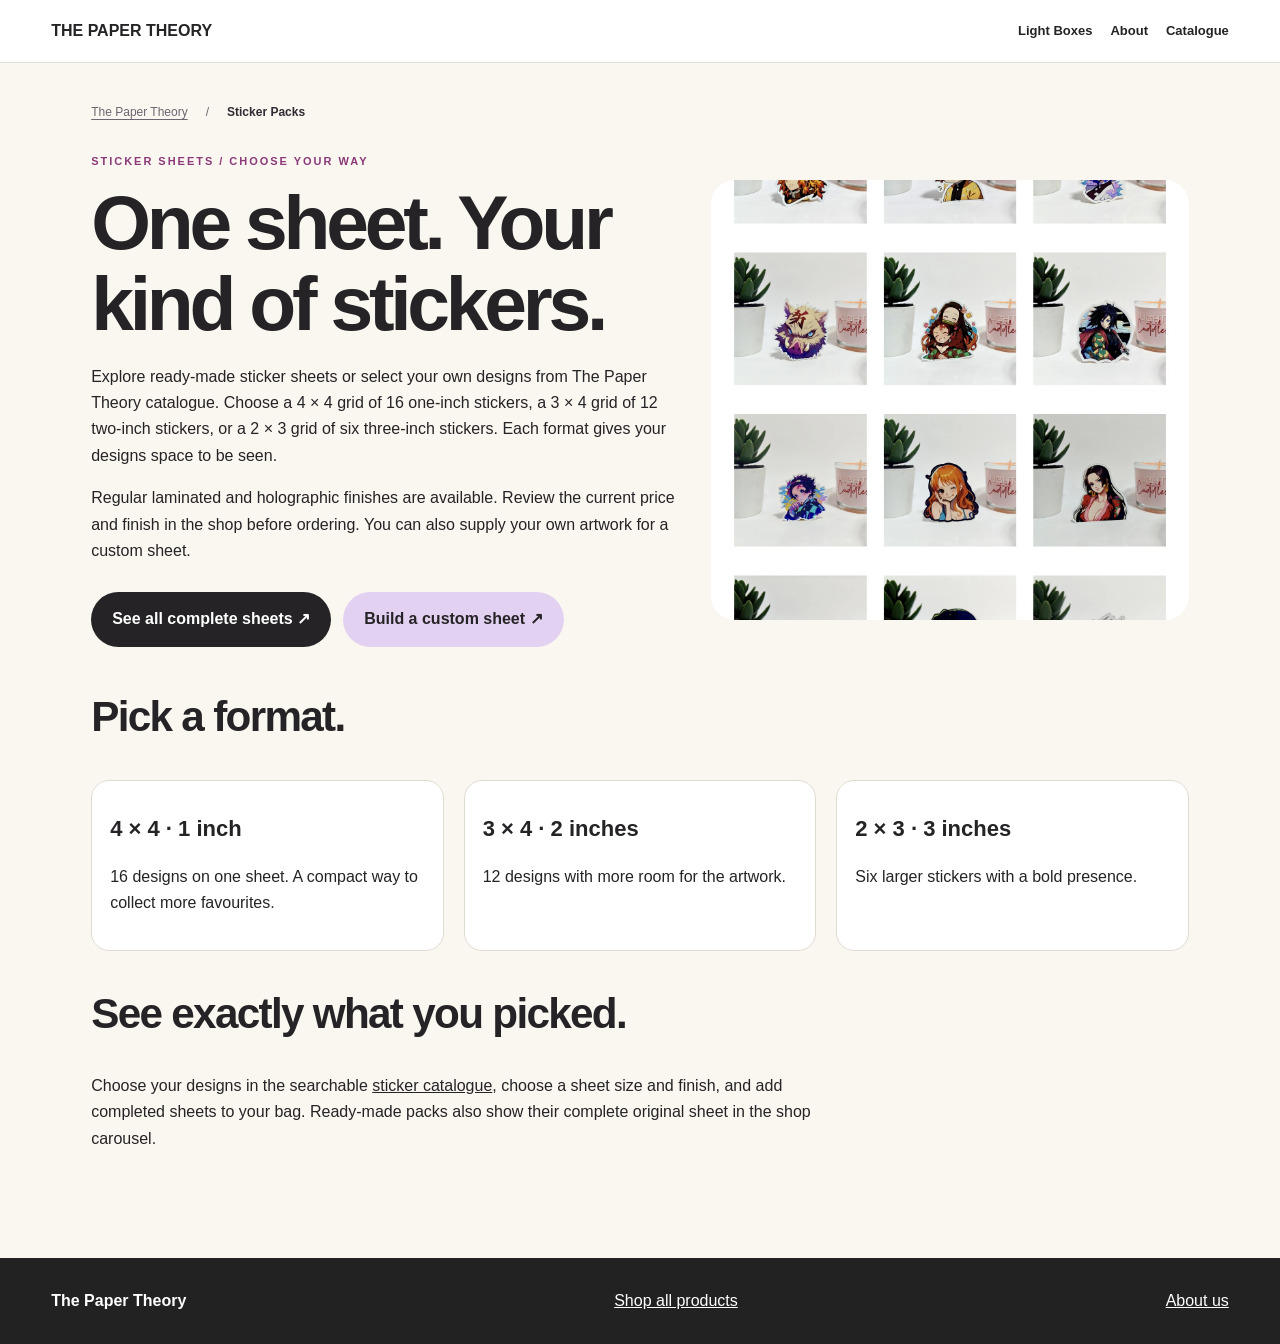
<file: sticker-packs.html>
<!doctype html><html lang="en-IN"><head><meta charset="utf-8"><meta name="viewport" content="width=device-width,initial-scale=1"><title>Sticker Packs, Holographic & Custom Sheets | The Paper Theory India</title><meta name="description" content="Explore laminated sticker packs from The Paper Theory. See full preset sheets, choose regular or holographic finish, or build a 16, 12 or 6-sticker custom sheet from the catalogue."><link rel="canonical" href="https://thepapertheory.in/sticker-packs.html"><meta name="robots" content="index,follow,max-image-preview:large"><meta property="og:site_name" content="The Paper Theory"><meta property="og:type" content="website"><meta property="og:title" content="Sticker Packs & Custom Sheets | The Paper Theory"><meta property="og:url" content="https://thepapertheory.in/sticker-packs.html"><meta property="og:image" content="https://thepapertheory.in/assets/sticker-packs/anime-classics.webp"><meta property="og:description" content="Explore ready-made and custom laminated sticker sheets from The Paper Theory, including regular and holographic finishes."><link rel="stylesheet" href="seo-pages.css"><script type="application/ld+json">{"@context":"https://schema.org","@type":"BreadcrumbList","itemListElement":[{"@type":"ListItem","position":1,"name":"The Paper Theory","item":"https://thepapertheory.in/"},{"@type":"ListItem","position":2,"name":"Sticker Packs","item":"https://thepapertheory.in/sticker-packs.html"}]}</script><script type="application/ld+json">{"@context":"https://schema.org","@type":"CollectionPage","name":"Sticker Packs and Custom Sheets","url":"https://thepapertheory.in/sticker-packs.html","isPartOf":{"@id":"https://thepapertheory.in/#website"},"about":{"@type":"Thing","name":"Laminated sticker sheets"}}</script></head><body><header><a href="index.html">THE PAPER THEORY</a><nav><a href="light-boxes.html">Light Boxes</a><a href="about.html">About</a><a href="catalogue.html">Catalogue</a></nav></header><main><nav class="breadcrumbs" aria-label="Breadcrumb"><a href="index.html">The Paper Theory</a> / <span>Sticker Packs</span></nav><div class="hero"><div><p class="eyebrow">STICKER SHEETS / CHOOSE YOUR WAY</p><h1>One sheet. Your kind of stickers.</h1><p>Explore ready-made sticker sheets or select your own designs from The Paper Theory catalogue. Choose a 4 × 4 grid of 16 one-inch stickers, a 3 × 4 grid of 12 two-inch stickers, or a 2 × 3 grid of six three-inch stickers. Each format gives your designs space to be seen.</p><p>Regular laminated and holographic finishes are available. Review the current price and finish in the shop before ordering. You can also supply your own artwork for a custom sheet.</p><a class="cta" href="index.html#stickerPacks">See all complete sheets ↗</a><a class="cta secondary" href="catalogue.html">Build a custom sheet ↗</a></div><img src="assets/sticker-packs/anime-classics.webp" alt="Complete Anime Classics sticker sheet from The Paper Theory"></div><section><h2>Pick a format.</h2><div class="grid"><article><h3>4 × 4 · 1 inch</h3><p>16 designs on one sheet. A compact way to collect more favourites.</p></article><article><h3>3 × 4 · 2 inches</h3><p>12 designs with more room for the artwork.</p></article><article><h3>2 × 3 · 3 inches</h3><p>Six larger stickers with a bold presence.</p></article></div></section><section><h2>See exactly what you picked.</h2><p>Choose your designs in the searchable <a href="catalogue.html">sticker catalogue</a>, choose a sheet size and finish, and add completed sheets to your bag. Ready-made packs also show their complete original sheet in the shop carousel.</p></section></main><footer><b>The Paper Theory</b><a href="index.html#shop">Shop all products</a><a href="about.html">About us</a></footer><script src="js/analytics-page.js"></script></body></html>
</file>
<file: style.css>
:root{--paper:#faf7f0;--ink:#24251f;--muted:#686c60;--line:#dcded1;--orange:#ed693e;--lime:#e5ed9b;--purple:#c4b9e4;--green:#39654d}*{box-sizing:border-box}html{scroll-behavior:smooth;scroll-padding-top:105px}body{margin:0;background:var(--paper);color:var(--ink);font-family:Arial,Helvetica,sans-serif;font-size:15px;line-height:1.6}h1,h2,h3,p{margin-top:0}h1,h2,h3{line-height:1.05;letter-spacing:-.055em}h1{font-size:clamp(52px,6.3vw,98px);font-weight:800;margin-bottom:26px}h2{font-size:clamp(34px,4.2vw,60px);font-weight:700;margin-bottom:22px}h3{font-size:23px;letter-spacing:-.035em}em{font-family:Georgia,serif;font-weight:400}a{color:inherit}button,input,select,textarea{font:inherit}button,a,input,select,textarea{touch-action:manipulation}button{cursor:pointer;color:inherit}button:disabled{opacity:.5;cursor:wait}button:focus-visible,a:focus-visible,summary:focus-visible{outline:3px solid #4f50aa;outline-offset:4px}img,video{max-width:100%;display:block}a.button{text-decoration:none}.button{display:inline-flex;align-items:center;justify-content:center;padding:15px 22px;border:1px solid var(--ink);font-weight:700;gap:10px;border-radius:7px;line-height:1.35;min-height:49px}.dark{background:var(--ink);color:white}.light{background:var(--lime);color:var(--ink)}.green{background:#dcecd7;color:#204226;border-color:#b2c7a9}.button:hover{filter:brightness(1.12)}.text-link{display:inline-block;text-underline-offset:5px;font-weight:700}.eyebrow{font-size:10px;font-weight:800;letter-spacing:.18em;margin-bottom:18px;line-height:1.5}.fine{font-size:12px;color:var(--muted);line-height:1.6}.announcement{background:var(--ink);color:#f7f3df;text-align:center;padding:9px;font-size:10px;font-weight:700;letter-spacing:.16em}.announcement span{margin-left:30px;color:var(--lime)}header{position:sticky;top:0;z-index:20;display:flex;align-items:center;justify-content:space-between;padding:16px 4%;background:#faf7f0f2;backdrop-filter:blur(12px);border-bottom:1px solid var(--line);gap:22px}.brand{display:flex;align-items:center;text-decoration:none;gap:10px}.brand img{border-radius:50%;flex-shrink:0;object-fit:contain}.brand span{font-size:15px;letter-spacing:-.03em;font-weight:800;line-height:1.3}.brand small{display:block;font-size:7px;letter-spacing:.16em;margin-top:5px}nav{display:flex;gap:27px}nav a{text-decoration:none;font-size:13px;font-weight:700}.cart-button{border:1px solid var(--ink);background:transparent;padding:10px 15px;border-radius:6px;white-space:nowrap}.cart-button span{display:inline-flex;align-items:center;justify-content:center;min-width:22px;height:22px;border-radius:50%;background:var(--ink);color:white;margin-left:7px;font-size:11px}.hero{max-width:1500px;margin:auto;display:grid;grid-template-columns:1fr 1fr;padding:38px 4% 54px;gap:4%;align-items:center}.hero-copy{padding:20px 0}.hero-copy>p:not(.eyebrow){max-width:440px;font-size:16px;color:var(--muted)}.hero-actions{display:flex;gap:20px;align-items:center;flex-wrap:wrap;margin:30px 0 48px}.hero-foot{border-top:1px solid var(--line);padding-top:18px;font-size:9px;letter-spacing:.12em;font-weight:bold;max-width:450px;display:flex;justify-content:space-between}.hero-foot span{color:var(--orange);font-size:23px;line-height:1}.hero-showcase{background:var(--lime);border-radius:12px;overflow:hidden;transform:rotate(1deg)}.hero-photo-wrap{height:390px;position:relative;padding:18px}.hero-photo-wrap img{width:100%;height:100%;object-fit:cover;object-position:center 42%;border-radius:8px}.hero-stamp{position:absolute;right:22px;top:25px;background:var(--orange);color:white;width:94px;height:94px;border-radius:50%;display:flex;align-items:center;justify-content:center;text-align:center;font-size:11px;font-weight:800;line-height:1.3;transform:rotate(12deg);border:2px dashed #ffd7ac}.hero-caption{padding:6px 24px 24px;display:flex;align-items:end;justify-content:space-between;gap:15px}.hero-caption h2{font-size:27px;letter-spacing:-.04em;margin-bottom:9px}.hero-caption .eyebrow{font-size:9px;margin-bottom:8px}.hero-caption a{font-size:12px;font-weight:bold;text-underline-offset:4px}.carousel-controls{display:flex;gap:4px;flex-wrap:wrap;width:110px;flex-shrink:0;justify-content:flex-end}.carousel-controls button{border:1px solid #a0a76c;background:transparent;width:32px;height:34px;border-radius:50%}.carousel-controls span{font-size:9px;letter-spacing:.12em;width:100%;text-align:right;margin-top:6px}.marquee{background:var(--orange);color:var(--paper);padding:14px 0;font-size:clamp(12px,2vw,21px);letter-spacing:.08em;font-weight:800;text-align:center;overflow:hidden}.section{max-width:1400px;margin:auto;padding:78px 4%}.section-heading{display:flex;align-items:end;justify-content:space-between;gap:15px;margin-bottom:28px}.section-heading h2{margin:0}.section-heading>span{white-space:nowrap;color:var(--muted);font-size:12px}.category-tabs{display:flex;overflow-x:auto;gap:8px;padding-bottom:15px;scrollbar-width:thin}.category-tabs button{flex-shrink:0;border:1px solid var(--line);border-radius:30px;padding:10px 17px;background:transparent;font-size:12px;font-weight:700}.category-tabs button.active{background:var(--ink);border-color:var(--ink);color:white}.toolbar{display:flex;gap:10px;margin:12px 0 28px}.toolbar input,.toolbar select,.toolbar button{background:transparent;border:1px solid var(--line);padding:12px;border-radius:6px;font-size:12px}.toolbar .search{flex:1;display:flex;align-items:center;border:1px solid var(--line);border-radius:6px;padding-left:14px}.toolbar .search input{border:0;width:100%;outline:none}.toolbar select{max-width:180px}.toolbar button[aria-pressed=true]{background:var(--lime)}.product-grid{display:grid;grid-template-columns:repeat(4,1fr);gap:34px 20px}.card{min-width:0;display:flex;flex-direction:column}.card-photo{position:relative;aspect-ratio:1;background:#eeeee6;border-radius:9px;overflow:hidden}.card-photo>button.image-button{border:0;padding:0;width:100%;height:100%;background:none;display:block}.card-photo img{height:100%;width:100%;object-fit:cover;transition:transform .4s}.card-photo:hover img{transform:scale(1.04)}.save{position:absolute;right:11px;top:11px;border:0;background:var(--paper);border-radius:50%;width:34px;height:34px;font-size:20px}.save.saved{color:#b72f40}.badge{position:absolute;left:10px;top:12px;background:var(--paper);padding:4px 8px;font-size:8px;letter-spacing:.08em;font-weight:bold;border-radius:3px;max-width:75%}.badge.holo{background:linear-gradient(120deg,#e6cef7,#c3eacf,#f8dfb4)}.card-info{padding:15px 2px 0;display:flex;flex-direction:column;flex:1}.card-info .eyebrow{font-size:8px;color:var(--muted);margin:0 0 8px}.card h3{font-size:19px;letter-spacing:-.035em;line-height:1.2;margin:0 0 11px}.card h3 button{background:none;padding:0;border:0;text-align:left;font-weight:700;line-height:1.2}.card .brief{font-size:12px;color:var(--muted);margin:0 0 12px;line-height:1.6}.variant-controls{display:grid;grid-template-columns:1fr 1fr;gap:8px;margin:auto 0 12px}.variant-controls label{font-size:9px;letter-spacing:.04em;font-weight:700}.variant-controls select{width:100%;min-width:0;margin-top:4px;padding:9px 4px;background:transparent;border:1px solid var(--line);border-radius:4px;font-size:10px}.card-bottom{display:flex;align-items:center;justify-content:space-between;gap:5px;border-top:1px solid var(--line);padding-top:12px}.card-bottom strong{font-size:16px}.card-bottom small{display:block;font-size:9px;font-weight:400;color:var(--muted)}.add{background:var(--ink);color:#fff;border:0;border-radius:4px;padding:9px 12px;font-size:11px;font-weight:bold;min-height:37px}.unpictured{height:100%;padding:20px;display:flex;flex-direction:column;justify-content:center;align-items:center;text-align:center;background:repeating-linear-gradient(135deg,#eeeeea,#eeeeea 12px,#e7e6df 12px,#e7e6df 13px)}.unpictured span{font-family:Georgia;font-size:38px;margin-bottom:8px}.unpictured small{font-size:10px;max-width:130px;color:var(--muted)}.empty{padding:70px;text-align:center}.sunshine{display:grid;grid-template-columns:1fr 1fr;gap:7%;background:var(--lime);max-width:none;padding-left:max(4%,calc((100vw - 1280px)/2));padding-right:max(4%,calc((100vw - 1280px)/2));align-items:center}.sun-art{position:relative;transform:rotate(-2deg);padding-bottom:22px}.sun-art img{width:100%;height:460px;object-fit:cover;border-radius:100% 100% 8px 8px}.sun-art span{position:absolute;bottom:0;right:-15px;background:var(--orange);color:#fff;padding:13px 23px;font-size:12px;letter-spacing:.06em;font-weight:bold;transform:rotate(5deg)}.sun-copy p{max-width:450px}.sun-copy .text-link{display:block;margin-top:19px;font-size:12px}.feature-story{display:grid;grid-template-columns:1fr 1fr;gap:12%;align-items:center}.feature-story video{width:100%;height:440px;background:#222;object-fit:contain;border-radius:12px}.feature-story details{margin:20px 0}.coming{background:var(--ink);color:var(--paper);display:grid;grid-template-columns:.8fr 1.2fr;gap:10%;align-items:center}.coming p:not(.eyebrow){color:#bfc3b0}.coming em{color:var(--lime)}.coming-art{aspect-ratio:1;display:grid;place-items:center;position:relative}.coming-art>div{width:72%;height:76%;border:16px solid #5a574e;background:radial-gradient(ellipse at 50% 80%,#faefb0 0%,#b6975a 20%,#4a4b3a 36%,#d7c585 38%,#41432d 43%,#938164 55%,#292c22 57%);transform:perspective(600px) rotateY(12deg);box-shadow:0 0 70px #f8e5a330,inset 0 0 30px #0009}.coming-art span{position:absolute;bottom:0;font-size:8px;letter-spacing:.18em;color:#a4aa99}.bundle-banner{display:flex;justify-content:space-between;align-items:center;gap:35px;background:var(--purple);max-width:none}.bundle-banner h2{font-size:42px}.bundle-banner p:last-child{margin:0}.help-grid{display:grid;grid-template-columns:.8fr 1.2fr;gap:10%}details{border-top:1px solid var(--line);padding:18px 0}summary{cursor:pointer;font-weight:700;font-size:14px;line-height:1.5}details p{font-size:13px;color:var(--muted);margin:15px 0 0;line-height:1.7}.custom-section{background:#eeeee2;display:grid;grid-template-columns:.8fr 1.2fr;gap:10%;max-width:none}.custom-section>div>p:not(.eyebrow){max-width:350px;color:var(--muted)}.steps{padding-left:20px;margin-top:35px;color:var(--muted)}.steps li{padding:10px}.custom-section form{background:var(--paper);border:1px solid var(--line);border-radius:12px;padding:28px}.custom-section label,.customer label{display:flex;flex-direction:column;gap:7px;font-size:12px;font-weight:700;margin-bottom:16px}.custom-section input,.custom-section select,.custom-section textarea,.customer input,.customer textarea{width:100%;min-width:0;border:1px solid var(--line);padding:11px;border-radius:5px;background:#fff;font-size:13px}.custom-section small{font-size:10px;color:var(--muted);font-weight:400}.form-row{display:grid;grid-template-columns:1fr 1fr;gap:14px}.upload-label{padding:16px;border:1px dashed #a7ae90;border-radius:8px}.upload-label input{border:0;padding:0;background:none}#uploadPreview{display:flex;align-items:center;gap:10px;font-size:11px;margin:12px 0;flex-wrap:wrap}#uploadPreview[hidden]{display:none}#uploadImage{width:60px;height:60px;object-fit:contain}#removeUpload{background:none;border:1px solid var(--line);padding:7px}#uploadStatus{font-size:12px;margin:8px 0 0;color:#984829}footer{background:var(--ink);color:var(--paper);padding:50px 4% 22px}.footer-main{display:flex;align-items:center;justify-content:space-between;gap:35px}.footer-main>p{font-family:Georgia;font-size:20px;font-style:italic;margin:0}.footer-main>div{display:flex;flex-direction:column;gap:7px;font-size:12px}.footer-bottom{border-top:1px solid #55584a;margin-top:35px;padding-top:20px;display:flex;justify-content:space-between;color:#bec2b2;font-size:10px}dialog{border:0;border-radius:12px;background:var(--paper);color:var(--ink);padding:30px;max-height:92dvh;max-width:960px;width:94vw;box-shadow:0 30px 100px #0005}dialog::backdrop{background:#171b16aa;backdrop-filter:blur(3px)}.dialog-close{border:1px solid var(--line);background:var(--paper);width:35px;height:35px;border-radius:50%;font-size:24px;line-height:1;position:absolute;right:13px;top:13px;z-index:3}.detail-layout{display:grid;grid-template-columns:1fr 1fr;gap:30px;padding-top:15px}.detail-media{position:sticky;top:0;align-self:start}.detail-main{width:100%;height:360px;object-fit:contain;background:#e9e9e1;border-radius:8px}.thumbs{display:flex;gap:8px;overflow:auto;margin-top:12px}.thumbs button{padding:0;border:1px solid var(--line);background:none;flex-shrink:0;width:62px;height:60px;border-radius:5px;overflow:hidden;font-size:10px}.thumbs img{width:100%;height:100%;object-fit:cover}.detail-info{padding-top:15px}.detail-info h2{font-size:33px}.detail-info>p{font-size:13px}.detail-info .variant-controls select{font-size:13px}.detail-info .variant-controls label{font-size:12px}.detail-info .card-bottom{margin-bottom:22px}.detail-info h4{margin:20px 0 7px;font-size:13px}#cartDialog{max-width:550px}.cart-title h2{font-size:37px}.cart-item{display:grid;grid-template-columns:70px 1fr;gap:15px;padding:18px 0;border-top:1px solid var(--line)}.cart-item img{width:70px;height:80px;object-fit:cover;border-radius:4px}.cart-item h3{font-size:16px;letter-spacing:-.025em;line-height:1.3;margin-bottom:5px}.cart-item p{font-size:11px;margin:0 0 8px;color:var(--muted)}.quantity{display:flex;gap:8px;align-items:center}.quantity button{border:1px solid var(--line);border-radius:4px;background:transparent;padding:4px 10px}.quantity .remove{margin-left:auto;border:0;text-decoration:underline;font-size:11px}.cart-summary{border-top:2px solid var(--ink);padding-top:20px}.cart-summary>div{display:flex;justify-content:space-between}.cart-summary>p{font-size:12px;color:var(--muted)}.cart-summary .button{width:100%;margin:5px 0}.customer{margin:10px 0}.customer textarea{min-height:70px}#toast{position:fixed;bottom:22px;left:50%;transform:translateX(-50%);max-width:90vw;background:var(--ink);color:#fff;padding:14px 22px;border-radius:7px;z-index:100;box-shadow:0 8px 30px #0003;opacity:0;pointer-events:none;transition:opacity .2s;font-size:13px}#toast.show{opacity:1}.sr-only{position:absolute;width:1px;height:1px;overflow:hidden;clip:rect(0,0,0,0)}.skip{position:absolute;top:-100px;background:white;padding:12px;z-index:99}.skip:focus{top:0}body:has(dialog[open]){overflow:hidden}[hidden]{display:none!important}@media(min-width:1500px){.bundle-banner,.custom-section,.coming{padding-left:calc((100vw - 1280px)/2);padding-right:calc((100vw - 1280px)/2)}}@media(max-width:1000px){.brand span{font-size:12px}nav{gap:14px}.hero-photo-wrap{height:340px}.product-grid{grid-template-columns:repeat(3,1fr)}.toolbar{flex-wrap:wrap}.toolbar .search{flex-basis:40%}.footer-main>p{display:none}.coming{gap:5%}.hero-caption{padding:10px 15px 18px}.hero-caption h2{font-size:23px}.hero-actions{margin-bottom:25px}}@media(max-width:700px){.announcement{font-size:8px;padding:9px 6px}.announcement span{display:none}header{flex-wrap:wrap;padding:10px 4%;gap:9px}.brand img{width:40px;height:40px}.brand span{font-size:12px}header nav{order:3;width:100%;justify-content:space-between;border-top:1px solid var(--line);padding-top:9px}nav a{font-size:12px}.cart-button{padding:6px 10px;font-size:12px}.hero{grid-template-columns:1fr;padding-top:22px;gap:5px}.hero h1{font-size:63px}.hero-copy{padding:12px 0}.hero-copy>p:not(.eyebrow){font-size:14px}.hero-foot{display:none}.hero-photo-wrap{height:300px}.hero-showcase{transform:none}.hero-actions{gap:20px;margin:23px 0}.hero-actions .text-link{font-size:12px}.hero-stamp{width:74px;height:74px;font-size:9px}.section{padding:50px 4%}.section-heading{align-items:start;flex-direction:column}.section-heading h2{font-size:37px}.toolbar{gap:7px}.toolbar .search{flex-basis:100%}.toolbar select{font-size:10px;padding:11px 5px;max-width:136px}.toolbar button{font-size:10px;padding:9px}.product-grid{grid-template-columns:repeat(2,1fr);gap:25px 12px}.card h3{font-size:16px}.card .brief{font-size:11px}.card-info{padding-top:12px}.variant-controls{gap:5px;grid-template-columns:1fr}.variant-controls select{font-size:11px}.card-bottom strong{font-size:15px}.card-bottom .add{padding:8px 10px;font-size:10px}.badge{font-size:7px;left:7px;top:9px}.save{width:29px;height:29px;font-size:18px;right:7px;top:8px}.sunshine,.feature-story,.coming,.help-grid,.custom-section{grid-template-columns:1fr;gap:32px}.sun-art img{height:350px}.sun-art span{right:0}.feature-story video{height:400px;order:-1}.coming-art{max-width:250px;margin:auto;width:100%;height:210px}.coming h2{font-size:40px}.bundle-banner{flex-direction:column;align-items:start}.bundle-banner h2{font-size:38px}.custom-section form{padding:19px}.footer-main{align-items:start;flex-direction:column;gap:23px}.footer-bottom{flex-wrap:wrap;gap:12px}.detail-layout{grid-template-columns:1fr;gap:10px}.detail-media{position:static}.detail-main{height:290px}.detail-info .variant-controls{grid-template-columns:1fr 1fr}.detail-info h2{font-size:30px}dialog{padding:21px;max-height:94dvh}.form-row{grid-template-columns:1fr 1fr}.hero-caption h2{font-size:23px}.hero-caption a{font-size:11px}}@media(prefers-reduced-motion:reduce){html{scroll-behavior:auto}*,*:before,*:after{animation:none!important;transition:none!important}.hero-showcase{transform:none}}
</file>
<file: loader.css>
@keyframes loaderAura{0%,100%{transform:translate3d(-8%,-4%,0) rotate(-6deg);opacity:.58}50%{transform:translate3d(9%,5%,0) rotate(7deg);opacity:.9}}
@keyframes loaderLogo{0%{clip-path:polygon(0 48%,100% 48%,100% 52%,0 52%);transform:scale(.72) rotate(-7deg);filter:blur(8px) saturate(1.7)}55%{clip-path:polygon(0 0,100% 0,100% 100%,0 100%);transform:scale(1.04) rotate(1deg);filter:blur(0) saturate(1.2)}100%{clip-path:polygon(0 0,100% 0,100% 100%,0 100%);transform:scale(1);filter:none}}
@keyframes loaderOrbit{to{transform:rotate(360deg)}}
@keyframes loaderWord{0%{opacity:0;transform:translateY(22px) rotate(8deg);filter:blur(8px)}100%{opacity:1;transform:none;filter:none}}
@keyframes loaderFlare{0%{transform:translateX(-170%) rotate(17deg);opacity:0}20%{opacity:.85}65%,100%{transform:translateX(190%) rotate(17deg);opacity:0}}
@keyframes loaderPetal{0%{transform:translate3d(0,-18vh,0) rotate(0deg);opacity:0}12%{opacity:.72}82%{opacity:.48}100%{transform:translate3d(var(--drift),118vh,0) rotate(var(--turn));opacity:0}}
@keyframes soundBars{0%,100%{transform:scaleY(.35)}50%{transform:scaleY(1)}}

body.is-loading{overflow:hidden}
.site-loader{position:fixed;inset:0;z-index:99999;display:grid;place-items:center;overflow:hidden;background:#11130f;color:#f8f1df;transition:opacity .58s ease,visibility .58s ease;isolation:isolate}
.site-loader[hidden]{display:none}.site-loader.loader-complete{opacity:0;visibility:hidden;pointer-events:none}
.site-loader:before{content:'';position:absolute;inset:18px;border:1px solid #f8f1df18;pointer-events:none}
.site-loader:after{content:'好きなものを集めよう';position:absolute;right:clamp(18px,4vw,64px);top:50%;writing-mode:vertical-rl;transform:translateY(-50%);font:600 clamp(10px,1vw,13px)/1.2 sans-serif;letter-spacing:.28em;color:#f8f1df50}
.loader-aurora{position:absolute;inset:-35%;z-index:-2;background:radial-gradient(circle at 33% 48%,#ee69293d 0 9%,transparent 31%),radial-gradient(circle at 68% 45%,#b8ce3830 0 8%,transparent 29%),conic-gradient(from 180deg at 50% 50%,transparent,#6b3bf321,transparent 30%);filter:blur(42px);animation:loaderAura 4.5s ease-in-out infinite}
.loader-stage{width:min(86vw,520px);display:flex;flex-direction:column;align-items:center;text-align:center;position:relative}.loader-kicker{display:flex;align-items:center;gap:12px;margin:0 0 26px;font:700 10px/1 sans-serif;letter-spacing:.28em;color:#f8f1df9c}.loader-kicker span{display:block;width:28px;height:1px;background:#ed6b31}
.loader-mark{position:relative;width:clamp(124px,30vw,168px);aspect-ratio:1;margin-bottom:26px}.loader-logo-reveal{position:absolute;inset:13%;overflow:hidden;border-radius:50%;box-shadow:0 0 0 1px #f8f1df30,0 0 55px #ed6b3130;background:#f8f1df}.loader-logo-reveal img{width:100%;height:100%;object-fit:cover;animation:loaderLogo 1.2s cubic-bezier(.16,.8,.22,1) both}
.loader-orbit{position:absolute;inset:0;border:1px solid #f8f1df22;border-radius:50%;animation:loaderOrbit 8s linear infinite}.loader-orbit:before,.loader-orbit:after{content:'';position:absolute;border-radius:50%}.loader-orbit:before{inset:8px;border:1px dashed #ed6b3154}.loader-orbit:after{width:8px;height:8px;left:7px;top:50%;background:#c9dd45;box-shadow:0 0 16px #c9dd45}.loader-orbit b{position:absolute;font-size:10px;color:#ed6b31}.loader-orbit b:nth-child(1){top:-5px;left:50%}.loader-orbit b:nth-child(2){right:8px;bottom:18px}.loader-orbit b:nth-child(3){left:8px;bottom:18px}.loader-flare{position:absolute;inset:14%;overflow:hidden;border-radius:50%}.loader-flare:after{content:'';position:absolute;inset:-35%;width:35%;background:linear-gradient(90deg,transparent,#fff9d9d9,transparent);animation:loaderFlare 1.6s .38s ease-out both}
.loader-wordmark{display:flex;justify-content:center;align-items:center;gap:clamp(3px,1.1vw,8px);font:800 clamp(18px,5vw,32px)/1 sans-serif;letter-spacing:.06em}.loader-wordmark span{display:block;opacity:0;animation:loaderWord .52s cubic-bezier(.2,.8,.2,1) forwards}.loader-wordmark span:nth-of-type(1){animation-delay:.36s}.loader-wordmark span:nth-of-type(2){animation-delay:.4s}.loader-wordmark span:nth-of-type(3){animation-delay:.44s}.loader-wordmark span:nth-of-type(4){animation-delay:.52s}.loader-wordmark span:nth-of-type(5){animation-delay:.56s}.loader-wordmark span:nth-of-type(6){animation-delay:.6s}.loader-wordmark span:nth-of-type(7){animation-delay:.64s}.loader-wordmark span:nth-of-type(8){animation-delay:.68s}.loader-wordmark span:nth-of-type(9){animation-delay:.76s}.loader-wordmark span:nth-of-type(10){animation-delay:.8s}.loader-wordmark span:nth-of-type(11){animation-delay:.84s}.loader-wordmark span:nth-of-type(12){animation-delay:.88s}.loader-wordmark span:nth-of-type(13){animation-delay:.92s}.loader-wordmark span:nth-of-type(14){animation-delay:.96s}.loader-wordmark em{width:clamp(5px,1.8vw,12px)}
.loader-mantra{margin:12px 0 28px;font:600 9px/1 sans-serif;letter-spacing:.3em;color:#f8f1df76}.loader-mantra b{color:#ed6b31}.loader-progress{position:relative;width:min(78vw,390px);height:2px;background:#f8f1df1b}.loader-progress span{position:absolute;inset:0 auto 0 0;width:0;background:linear-gradient(90deg,#ed6b31,#f5a65f 58%,#c9dd45);box-shadow:0 0 14px #ed6b3180;transition:width .12s linear}.loader-progress i{position:absolute;right:0;top:10px;font:700 9px/1 monospace;letter-spacing:.1em;color:#f8f1df8a}
.loader-sound{margin-top:31px;border:1px solid #f8f1df22;background:#f8f1df08;color:#f8f1df;border-radius:99px;padding:9px 14px;display:flex;align-items:center;gap:9px;font:600 10px/1 sans-serif;letter-spacing:.12em;text-transform:uppercase;cursor:pointer;transition:background .2s,border-color .2s,transform .2s}.loader-sound:hover{transform:translateY(-2px);border-color:#ed6b3180;background:#ed6b3116}.sound-bars{height:12px;display:flex;gap:2px;align-items:center}.sound-bars i{display:block;width:2px;height:11px;background:#f8f1df;border-radius:2px;transform:scaleY(.35)}.loader-sound[aria-pressed=true]{border-color:#c9dd456e}.loader-sound[aria-pressed=true] .sound-bars i{background:#c9dd45;animation:soundBars .6s ease-in-out infinite}.loader-sound[aria-pressed=true] .sound-bars i:nth-child(2){animation-delay:.12s}.loader-sound[aria-pressed=true] .sound-bars i:nth-child(3){animation-delay:.24s}
.loader-note{position:absolute;bottom:clamp(28px,5vh,58px);margin:0;font:600 9px/1 sans-serif;letter-spacing:.28em;color:#f8f1df54}.loader-petals{position:absolute;inset:0;z-index:-1;pointer-events:none}.loader-petals i{position:absolute;top:-12vh;left:var(--left);width:12px;height:8px;border-radius:80% 0 80% 0;background:var(--petal);opacity:0;filter:drop-shadow(0 0 5px #ed6b3155);animation:loaderPetal var(--duration) var(--delay) linear infinite}.loader-petals i:nth-child(1){--left:8%;--drift:80px;--turn:520deg;--duration:6.8s;--delay:-1.2s;--petal:#ed6b31}.loader-petals i:nth-child(2){--left:24%;--drift:-55px;--turn:-460deg;--duration:8.2s;--delay:-4.1s;--petal:#f5b8c5}.loader-petals i:nth-child(3){--left:43%;--drift:67px;--turn:630deg;--duration:7.4s;--delay:-2.6s;--petal:#f8f1df}.loader-petals i:nth-child(4){--left:61%;--drift:-72px;--turn:-570deg;--duration:8.7s;--delay:-5.7s;--petal:#c9dd45}.loader-petals i:nth-child(5){--left:79%;--drift:48px;--turn:490deg;--duration:7.8s;--delay:-3.5s;--petal:#f5b8c5}.loader-petals i:nth-child(6){--left:92%;--drift:-60px;--turn:-610deg;--duration:8.4s;--delay:-6.3s;--petal:#ed6b31}

@media(max-width:700px){.site-loader:before{inset:10px}.site-loader:after{display:none}.loader-kicker{margin-bottom:20px}.loader-note{bottom:26px}.loader-wordmark{gap:3px;letter-spacing:.02em}}
@media(prefers-reduced-motion:reduce){.loader-aurora,.loader-logo-reveal img,.loader-orbit,.loader-flare:after,.loader-wordmark span,.loader-petals i,.loader-sound[aria-pressed=true] .sound-bars i{animation:none!important}.loader-wordmark span{opacity:1}.loader-logo-reveal img{clip-path:none}}
</file>
<file: animations.css>
@keyframes announcementGlow{0%,100%{color:#f7f3df}50%{color:var(--lime)}}
@keyframes stampFloat{0%,100%{transform:rotate(10deg) translateY(0)}50%{transform:rotate(14deg) translateY(-7px)}}
@keyframes heroSwap{0%{opacity:.15;transform:scale(1.045) translateX(12px)}100%{opacity:1;transform:scale(1) translateX(0)}}
@keyframes holoSweep{0%{transform:translateX(-145%) rotate(18deg)}55%,100%{transform:translateX(185%) rotate(18deg)}}
@keyframes orbitGlow{0%,100%{box-shadow:0 0 38px #f8e5a330,inset 0 0 30px #0009}50%{box-shadow:0 0 80px #f8e5a35c,inset 0 0 30px #0009}}
@keyframes marqueePulse{0%,100%{letter-spacing:.08em}50%{letter-spacing:.105em}}
@keyframes dialogIn{from{opacity:0;transform:translateY(18px) scale(.98)}to{opacity:1;transform:none}}
.announcement{animation:announcementGlow 4s ease-in-out infinite}.hero{isolation:isolate;position:relative}.hero:before,.hero:after{content:'✦';position:absolute;z-index:-1;color:var(--orange);opacity:.18;font-family:Georgia,serif;pointer-events:none}.hero:before{font-size:clamp(60px,9vw,135px);left:1.2%;top:23%;transform:rotate(15deg)}.hero:after{content:'好き';font-size:clamp(42px,7vw,100px);right:1.5%;bottom:3%;color:#68712f;transform:rotate(-7deg)}.hero-showcase{transform:perspective(1100px) rotateX(var(--tilt-x,0deg)) rotateY(var(--tilt-y,0deg)) rotate(1deg);transition:transform .35s cubic-bezier(.2,.75,.25,1),box-shadow .35s;box-shadow:0 20px 55px #393c2024}.hero-showcase:hover{box-shadow:0 32px 75px #393c2038}.hero-photo-wrap{overflow:hidden}.hero-photo-wrap:after{content:'';position:absolute;inset:18px;border-radius:8px;pointer-events:none;background:linear-gradient(120deg,transparent 30%,#ffffff2e 46%,transparent 61%);transform:translateX(-130%);transition:transform .9s}.hero-showcase:hover .hero-photo-wrap:after{transform:translateX(130%)}#heroPhoto.swap{animation:heroSwap .65s cubic-bezier(.2,.8,.2,1)}.hero-stamp{animation:stampFloat 4.6s ease-in-out infinite}.marquee{animation:marqueePulse 5s ease-in-out infinite}.reveal{opacity:0;transform:translateY(28px) scale(.985);transition:opacity .62s ease var(--reveal-delay,0ms),transform .72s cubic-bezier(.2,.75,.25,1) var(--reveal-delay,0ms)}.reveal.is-visible{opacity:1;transform:none}.card{border-radius:12px;padding:6px;transition:transform .32s cubic-bezier(.2,.75,.25,1),box-shadow .32s,background .32s}.card:hover{transform:translateY(-9px);background:#fff;box-shadow:0 22px 54px #292b2117}.card-photo{box-shadow:inset 0 0 0 1px #ffffff80}.card-photo:after{content:'';position:absolute;inset:0;pointer-events:none;background:linear-gradient(120deg,transparent 24%,#fff7 47%,transparent 68%);transform:translateX(-150%) rotate(15deg);opacity:0}.holo-card .card-photo:after{opacity:.8;animation:holoSweep 3.6s ease-in-out infinite}.card-photo img{transition:transform .55s cubic-bezier(.2,.75,.25,1),filter .4s}.card:hover .card-photo img{transform:scale(1.065);filter:saturate(1.08)}.save,.add,.category-tabs button,.carousel-controls button{transition:transform .2s,background .2s,color .2s,box-shadow .2s}.save:hover,.carousel-controls button:hover{transform:scale(1.1)}.add:hover{transform:translateY(-2px);box-shadow:0 8px 18px #20221b30}.category-tabs button:hover{transform:translateY(-2px);border-color:var(--ink)}.category-tabs button.active{box-shadow:0 6px 18px #24251f25}.sun-art img{transition:transform .7s cubic-bezier(.2,.75,.25,1),filter .6s}.sunshine:hover .sun-art img{transform:scale(1.025) rotate(.7deg);filter:saturate(1.08)}.sun-art span{transition:transform .35s}.sunshine:hover .sun-art span{transform:rotate(2deg) translateY(-5px)}.feature-story video{transition:transform .45s,box-shadow .45s}.feature-story video:hover{transform:scale(1.018);box-shadow:0 25px 55px #25271d2b}.coming-art>div{animation:orbitGlow 3.8s ease-in-out infinite}.bundle-banner{position:relative;overflow:hidden}.bundle-banner:after{content:'✦';position:absolute;right:4%;bottom:-55px;font-size:170px;color:#fff2;line-height:1;transform:rotate(16deg);pointer-events:none}.custom-section form{transition:transform .35s,box-shadow .35s}.custom-section form:focus-within{transform:translateY(-5px);box-shadow:0 25px 60px #292b2117}dialog[open]{animation:dialogIn .28s ease both}@media(max-width:700px){.hero:before,.hero:after{opacity:.09}.card:hover{transform:translateY(-4px)}.hero-showcase{transform:none}.reveal{transform:translateY(18px)}}@media(prefers-reduced-motion:reduce){.announcement,.hero-stamp,.marquee,.holo-card .card-photo:after,.coming-art>div,#heroPhoto.swap,dialog[open]{animation:none!important}.reveal{opacity:1;transform:none}.card:hover,.sunshine:hover .sun-art img,.feature-story video:hover,.custom-section form:focus-within{transform:none}}
</file>
<file: enhancements.css>
/* 2026 catalogue additions */
main, footer, .announcement { position: relative; z-index: 1; }
.launch-gift { display:flex; align-items:center; gap:12px; max-width:450px; margin:-24px 0 28px; padding:12px 14px; border:1px solid #e36b3b; border-radius:8px; background:#fff4e9; font-size:11px; line-height:1.45; }
.launch-gift b { color:var(--orange); font-size:9px; letter-spacing:.13em; white-space:nowrap; }
.quality-strip { display:grid; grid-template-columns:1.15fr repeat(3,1fr); gap:24px; align-items:start; }
.quality-strip article { padding:22px; border-top:2px solid var(--ink); background:#fff; min-height:180px; }
.quality-strip article>span { color:var(--orange); font-size:10px; font-weight:800; letter-spacing:.12em; }
.quality-strip h3 { margin:28px 0 8px; font-size:20px; }
.quality-strip article p { color:var(--muted); font-size:12px; line-height:1.65; }
.acrylic-media { display:grid; grid-template-columns:1.2fr .8fr; gap:12px; min-width:0; }
.acrylic-media figure { margin:0; position:relative; overflow:hidden; border-radius:12px; min-height:440px; }
.acrylic-media figure img { width:100%; height:100%; object-fit:cover; }
.acrylic-media figcaption { position:absolute; left:12px; bottom:12px; padding:7px 9px; border-radius:3px; color:#fff; background:#171914cc; font-size:7px; font-weight:800; letter-spacing:.14em; }
.feature-story .acrylic-media video { height:440px; }
.memoroids-feature { max-width:none; padding-left:max(4%,calc((100vw - 1280px)/2)); padding-right:max(4%,calc((100vw - 1280px)/2)); display:grid; grid-template-columns:1.2fr .8fr; gap:7%; align-items:center; background:#5a3884; color:#fff; }
.memoroids-feature img { width:100%; height:430px; object-fit:cover; border-radius:12px; transform:rotate(-1deg); }
.memoroids-feature p:not(.eyebrow) { color:#eee7f6; }
.coming-art img { width:100%; height:100%; object-fit:cover; border-radius:10px; box-shadow:0 25px 65px #0007; }
.coming-art span { padding:7px 9px; background:#20231de0; border-radius:3px; }
.coming-art { filter:drop-shadow(0 0 18px #ffbd6660); animation:comingGlow 4s ease-in-out infinite; }
@keyframes comingGlow { 0%,100%{filter:drop-shadow(0 0 14px #ffad4b46)} 50%{filter:drop-shadow(0 0 34px #ffd37c82)} }
.cart-summary>div+div { margin-top:9px; padding-top:9px; border-top:1px solid var(--line); }
#shippingStatus { max-width:55%; text-align:right; }
.video-intro { display:grid; grid-template-columns:.7fr 1.3fr; align-items:center; gap:7%; }
.video-copy>p:not(.eyebrow) { max-width:420px; color:var(--muted); }
.availability-key { display:flex; flex-wrap:wrap; gap:15px; margin-top:24px; font-size:11px; font-weight:700; }
.availability-key span { display:flex; align-items:center; gap:6px; }
.availability-key i { width:8px; height:8px; border-radius:50%; box-shadow:0 0 10px currentColor; }
.availability-key .ready { background:#74a532; color:#74a532; }
.availability-key .ask { background:#e66035; color:#e66035; }
.availability-key .soon { background:#9a72d0; color:#9a72d0; }
.glowing-video { position:relative; isolation:isolate; padding:10px; border-radius:16px; background:linear-gradient(125deg,#ff7b45,#ffc760,#c780ff,#61d7d0); box-shadow:0 0 28px #f47d4b55,0 0 72px #9e66dc35; animation:collectionGlow 3.8s ease-in-out infinite; }
.glowing-video::before { content:''; position:absolute; z-index:-1; inset:-18px; border-radius:28px; background:linear-gradient(125deg,#ff754d88,#ffd86b77,#b86cff77,#66e4d077); filter:blur(28px); opacity:.62; }
.glowing-video>span { position:absolute; z-index:2; left:23px; top:23px; padding:7px 10px; border-radius:4px; background:#151713d9; color:#fff; font-size:8px; font-weight:800; letter-spacing:.14em; }
.glowing-video video { display:block; width:100%; aspect-ratio:16/9; border-radius:10px; background:#111; object-fit:cover; }
@keyframes collectionGlow { 0%,100%{box-shadow:0 0 24px #f47d4b48,0 0 58px #9e66dc2c} 50%{box-shadow:0 0 42px #ff8b565e,0 0 94px #9e66dc48} }
.falling-layer { position:fixed; inset:0; z-index:0; overflow:hidden; pointer-events:none; opacity:.48; }
.falling-petal { position:absolute; left:var(--x); top:-12vh; width:var(--size); height:var(--petal-h); border-radius:70% 12% 70% 18%; background:linear-gradient(135deg,#fff7fb 8%,#f8b9cb 58%,#e7799c); box-shadow:0 2px 5px #78374b18; transform-origin:70% 70%; animation:petalFall var(--duration) cubic-bezier(.32,.05,.72,.95) var(--delay) infinite; }
.falling-petal::after { content:''; position:absolute; width:32%; height:70%; left:35%; top:12%; border-radius:50%; background:linear-gradient(90deg,transparent,#fff8,transparent); transform:rotate(-24deg); }
.petal-tone-1 { background:linear-gradient(135deg,#fff 5%,#ffd1dc 60%,#f39ab2); }
.petal-tone-2 { background:linear-gradient(135deg,#fff8ec 5%,#ffc7a8 58%,#ee8a72); }
.petal-tone-3 { background:linear-gradient(135deg,#fcecff 5%,#dcb8f1 58%,#b57bd2); }
@keyframes petalFall {
  0% { transform:translate3d(0,-14vh,0) rotate(0deg) rotateX(0deg); opacity:0; }
  8% { opacity:.95; }
  25% { transform:translate3d(var(--sway),22vh,0) rotate(90deg) rotateX(110deg); }
  52% { transform:translate3d(var(--drift),54vh,0) rotate(205deg) rotateX(220deg); }
  76% { transform:translate3d(var(--sway-back),82vh,0) rotate(315deg) rotateX(320deg); }
  92% { opacity:.82; }
  100% { transform:translate3d(var(--drift-end),114vh,0) rotate(var(--spin)) rotateX(440deg); opacity:0; }
}

@media(max-width:1000px) {
  .feature-story { gap:5%; }
  .acrylic-media { grid-template-columns:1fr; }
  .acrylic-media figure { min-height:360px; }
  .feature-story .acrylic-media video { height:260px; }
}
@media(max-width:700px) {
  .launch-gift { margin-top:-5px; }
  .quality-strip { grid-template-columns:1fr; }
  .quality-strip article { min-height:0; }
  .quality-strip h3 { margin-top:14px; }
  .falling-layer { opacity:.34; }
  .falling-petal:nth-child(2n) { display:none; }
  .video-intro { grid-template-columns:1fr; }
  .glowing-video { order:-1; }
  .acrylic-media { order:-1; }
  .acrylic-media figure { min-height:360px; }
  .feature-story .acrylic-media video { height:280px; order:initial; }
  .memoroids-feature { grid-template-columns:1fr; }
  .memoroids-feature img { height:340px; }
  .coming-art { height:260px; max-width:none; }
  .coming-art span { bottom:8px; }
}
@media(prefers-reduced-motion:reduce) { .falling-layer { display:none; } }
</file>
<file: sticker-hub.css>
/* Sticker Pack Hub — additive, preserving the original site */
.sticker-pack-hub{padding:76px max(22px,4vw);background:#f6f1e7;border-block:1px solid rgba(20,20,20,.12)}
.sticker-pack-head{display:flex;justify-content:space-between;gap:24px;align-items:end;margin-bottom:26px}.sticker-pack-head h2{font-size:clamp(2rem,5vw,5rem);line-height:.92;margin:.25rem 0}.sticker-pack-head p{max-width:720px}.pack-controls{display:flex;gap:8px}.pack-controls button{width:46px;height:46px;border:1px solid #111;background:#fff;border-radius:50%;font-size:1.25rem;cursor:pointer}
.pack-track{display:grid;grid-auto-flow:column;grid-auto-columns:minmax(300px,410px);gap:18px;overflow:auto;scroll-snap-type:x mandatory;padding:4px 0 18px;scrollbar-width:thin}.pack-slide{scroll-snap-align:start;background:#fff;border:1px solid rgba(0,0,0,.14);border-radius:24px;overflow:hidden;box-shadow:0 10px 30px rgba(0,0,0,.06)}
.pack-visual{position:relative;aspect-ratio:4/3;background:#fff;overflow:hidden}.pack-visual>img{width:100%;height:100%;object-fit:contain;display:block}.pack-swap{position:absolute;right:12px;bottom:12px;background:#111;color:#fff;border:0;border-radius:999px;padding:10px 14px;font-weight:700;cursor:pointer}.pack-copy{padding:18px}.pack-copy h3{font-size:1.45rem;margin:.25rem 0 .45rem}.pack-prices{display:grid;grid-template-columns:auto 1fr auto 1fr;align-items:baseline;gap:4px 7px;margin:14px 0}.pack-prices b,.pack-prices i{font-size:1.55rem;font-style:normal}.pack-prices i{color:#7a2d75}.pack-prices span{font-size:.78rem;text-transform:uppercase;letter-spacing:.08em;color:#666}.pack-actions{display:flex;gap:8px;flex-wrap:wrap}.pack-actions button,.pack-actions a{border:1px solid #111;background:#111;color:#fff;border-radius:999px;padding:10px 14px;text-decoration:none;font:inherit;font-weight:700;cursor:pointer}.pack-actions a{background:#fff;color:#111}
.price-rules{display:grid;grid-template-columns:repeat(4,minmax(0,1fr));gap:12px;margin-top:24px}.price-rule{background:#fff;border:1px solid rgba(0,0,0,.14);padding:18px;border-radius:18px}.price-rule b{display:block;font-size:1.65rem}.price-rule span{font-size:.85rem;color:#555}.catalogue-cta{margin-top:20px;display:flex;gap:12px;align-items:center;flex-wrap:wrap}.catalogue-cta a{display:inline-flex;padding:13px 18px;border-radius:999px;background:#111;color:#fff;text-decoration:none;font-weight:800}.catalogue-cta small{max-width:520px;color:#555}.selection-field{display:grid;gap:8px}.selection-field textarea{width:100%;border:1px solid #bbb;border-radius:12px;padding:12px;font:inherit;resize:vertical}
.card[data-id^="PACK-"] .card-photo{background:#fbfaf7}.card[data-id^="PACK-"] .card-photo img{object-fit:contain;padding:10px}.card[data-id^="PACK-"] .brief{min-height:3.5em}
@media(max-width:800px){.sticker-pack-head{align-items:start;flex-direction:column}.price-rules{grid-template-columns:1fr 1fr}.pack-track{grid-auto-columns:min(86vw,360px)}}
@media(max-width:480px){.price-rules{grid-template-columns:1fr}.sticker-pack-hub{padding:54px 16px}}
.catalogue-main-link{display:inline-block;padding:14px 20px;margin:15px 0 18px;background:#111;color:white;border-radius:999px;font-weight:800;text-decoration:none}.price-rule del,.pack-prices del,.old-price{color:#827b77;font-size:.75em;font-weight:500;margin-right:7px}.pack-visual.holo-selected:after,.holo-card .card-photo:after{content:"";position:absolute;inset:0;pointer-events:none;background:linear-gradient(115deg,transparent 28%,#fff8 46%,#b5f4ff77 52%,#ffe2f777 60%,transparent 75%);background-size:230% 100%;animation:shine 3.5s linear infinite}@keyframes shine{to{background-position:-230% 0}}@media(prefers-reduced-motion:reduce){.pack-visual.holo-selected:after,.holo-card .card-photo:after{animation:none}}
.magnet-carousel-controls{display:flex;justify-content:space-between;gap:10px;margin:9px 0}.magnet-carousel-controls button{border:1px solid #bbb;background:white;border-radius:99px;padding:5px 12px;cursor:pointer}.magnet-carousel-controls span{font-size:11px;align-self:center}.magnet-design{width:100%;padding:9px;margin:6px 0;border:1px solid #bbb;border-radius:7px}

.pack-prices{grid-template-columns:auto auto 1fr auto auto 1fr}.pack-finish select{padding:7px;border-radius:8px;border:1px solid #bbb}.selection-field input{width:100%;padding:12px;border:1px solid #bbb;border-radius:9px;font:inherit}

.detail-media.holo-selected{position:relative;overflow:hidden}.detail-media.holo-selected:after{content:'';position:absolute;inset:0;pointer-events:none;background:linear-gradient(110deg,transparent 28%,#fff7 46%,#a3eef377 53%,#fed9ff77 60%,transparent 75%);background-size:220% 100%;animation:shine 3.5s linear infinite}@media(prefers-reduced-motion:reduce){.detail-media.holo-selected:after{animation:none}}
/* Roomy price layout keeps both finishes readable on small screens. */
.pack-prices{display:grid;grid-template-columns:repeat(2,minmax(0,1fr));gap:8px;margin:14px 0}.pack-price-item{border:1px solid #e6e0db;border-radius:12px;padding:9px;display:flex;flex-wrap:wrap;gap:4px 7px;align-items:baseline;min-width:0}.pack-price-item b,.pack-price-item i{font-size:1.4rem;white-space:nowrap}.pack-price-item span{display:block;width:100%;white-space:normal;letter-spacing:.02em}.pack-price-item del{font-size:.9rem}.instagram-reel-track{display:flex;gap:14px;overflow-x:auto;max-width:100%;margin-top:18px;scroll-snap-type:x mandatory}.reel-card{flex:0 0 min(280px,78vw);background:#fff;border:1px solid #ddd;border-radius:16px;overflow:hidden;scroll-snap-align:start}.reel-head{padding:10px 12px;display:flex;justify-content:space-between}.reel-frame{aspect-ratio:9/16;background:linear-gradient(135deg,#261d35,#743b6f,#e5ad82);display:grid;place-items:center}.reel-frame button{border:1px solid #fff;background:#111b;color:white;border-radius:999px;padding:14px 17px;font-weight:800;cursor:pointer}.reel-frame iframe{width:100%;height:100%;border:0}.reel-card p,.reel-card a{display:block;margin:10px 12px}.reel-card a{color:#111;font-weight:700}
.pack-visual>img{object-fit:cover}.pack-visual .visual-note{position:absolute;left:12px;bottom:12px;background:#191616d9;color:#fff;padding:7px 10px;border-radius:8px;font-size:.68rem;max-width:calc(100% - 24px);line-height:1.35}
.pack-actions .share-pack{background:#fff;color:#111;border-color:#bbb}
.pack-visual .visual-note{bottom:66px;max-width:calc(100% - 24px)}.pack-image-controls{position:absolute;left:12px;right:12px;bottom:12px;display:flex;align-items:center;justify-content:space-between;gap:8px;background:#111e;color:#fff;border-radius:999px;padding:5px}.pack-image-controls button{border:0;background:#fff;color:#111;width:36px;height:36px;border-radius:50%;font-size:1.15rem;cursor:pointer}.pack-image-controls span{font-size:.78rem;font-weight:800}.pack-visual[data-index="0"]>img{object-fit:cover}.pack-visual:not([data-index="0"])>img{object-fit:contain;padding:25px;background:#f7f5f0}.pack-visual:has(img[src$="quality-card.svg"])>img{padding:0;object-fit:cover}
.design-carousel-head{display:flex;align-items:end;justify-content:space-between;gap:18px;margin:48px 0 15px}.design-carousel-head h3{font-size:clamp(1.75rem,3.3vw,3rem);margin:.1em 0}.design-carousel-head p{margin:.25em 0}.all-sticker-track{display:flex;gap:12px;overflow-x:auto;scroll-snap-type:x mandatory;scrollbar-width:thin;padding:4px 2px 16px}.design-slide{flex:0 0 clamp(145px,16vw,205px);scroll-snap-align:start;background:#fff;border:1px solid #e4ddd3;border-radius:16px;overflow:hidden;text-decoration:none;color:#111;display:flex;flex-direction:column}.design-slide img{width:100%;aspect-ratio:1;object-fit:contain;padding:11px;background:#f7f5f0}.design-slide b,.design-slide small{margin:7px 11px 0}.design-slide small{color:#625e58;font-size:.75rem;margin-bottom:11px;line-height:1.35}.quality-slide img{padding:0;object-fit:cover}@media(max-width:600px){.design-carousel-head{align-items:start}.design-slide{flex-basis:155px}}
.instagram-reel-track:not(:empty){grid-column:1/-1;width:100%}.instagram-showcase:has(.instagram-reel-track:not(:empty)){align-items:start}

.catalogue-after-shop{display:flex;align-items:center;justify-content:space-between;gap:25px;background:#f8f2e8;border-top:1px solid #e5ddd2}.catalogue-after-shop h2{font-size:clamp(2rem,4vw,3.4rem);margin:.15em 0}.catalogue-after-shop p{max-width:530px}.catalogue-after-shop a{display:inline-flex;align-items:center;justify-content:center;padding:16px 22px;background:#111;color:#fff;border-radius:999px;text-decoration:none;font-weight:800;white-space:nowrap}@media(max-width:700px){.catalogue-after-shop{flex-direction:column;align-items:start}.catalogue-after-shop a{white-space:normal}}
.sheet-track .sheet-slide{flex-basis:clamp(215px,26vw,340px)}.sheet-track .sheet-slide img{aspect-ratio:3/4;object-fit:contain;background:#faf8f3;padding:12px}.sheet-track{padding-bottom:22px}
.catalogue-cta{display:flex;gap:10px;flex-wrap:wrap}.catalogue-cta a+a{background:#e5d2fa;color:#21162b}@media(max-width:700px){.catalogue-cta{width:100%}}
</file>
<file: seo-pages.css>
:root{font-family:Arial,Helvetica,sans-serif;color:#252326;background:#faf7f0}*{box-sizing:border-box}body{margin:0;line-height:1.65}a{color:inherit}header{background:#fff;display:flex;justify-content:space-between;gap:20px;align-items:center;padding:18px max(4vw,20px);border-bottom:1px solid #ddd}header a{text-decoration:none;font-weight:800}nav{display:flex;flex-wrap:wrap;gap:18px;font-size:13px}main{max-width:1200px;margin:auto;padding:40px 4vw 90px}.eyebrow{font-size:11px;letter-spacing:.18em;font-weight:800;color:#8b3979}h1{font-size:clamp(38px,6vw,78px);line-height:1.05;letter-spacing:-.055em;margin:12px 0 20px}h2{font-size:clamp(26px,3.3vw,45px);letter-spacing:-.04em;line-height:1.1}p{max-width:750px}.hero{display:grid;grid-template-columns:1.1fr .9fr;gap:35px;align-items:center}.hero img{width:100%;height:440px;object-fit:cover;border-radius:24px}.cta{display:inline-block;border-radius:999px;background:#252326;color:#fff;text-decoration:none;font-weight:800;padding:14px 21px;margin:12px 12px 12px 0}.cta.secondary{background:#e3d1f1;color:#252326}.grid{display:grid;grid-template-columns:repeat(3,1fr);gap:20px;margin:40px 0}.grid article{background:white;border:1px solid #e1dcd3;border-radius:18px;padding:18px}.grid img{width:100%;height:255px;object-fit:contain;background:#f5f1ea;border-radius:12px}.grid h3{font-size:22px;margin:12px 0 4px}.qa{border-top:1px solid #ddd;padding:14px 0}footer{background:#222;color:#fff;padding:30px 4vw;display:flex;gap:20px;flex-wrap:wrap;justify-content:space-between}@media(max-width:750px){.hero{grid-template-columns:1fr}.hero img{height:320px}.grid{grid-template-columns:1fr 1fr}}@media(max-width:500px){.grid{grid-template-columns:1fr}header{align-items:start;flex-direction:column}}
.breadcrumbs{font-size:12px;color:#6e6570;margin-bottom:18px}.breadcrumbs a{text-decoration:underline;text-underline-offset:3px}.breadcrumbs span{font-weight:800;color:#302b34}
</file>
<file: admin.css>
:root{--ink:#151713;--paper:#f7f4ec;--line:#d8d4ca;--orange:#e76238;--purple:#5a3884;--lime:#ddea9d}
*{box-sizing:border-box}
body{margin:0;background:#ece9e1;color:var(--ink);font-family:Arial,sans-serif}
header{position:sticky;top:0;z-index:5;display:flex;align-items:center;justify-content:space-between;padding:14px 4%;background:#f7f4ecf2;border-bottom:1px solid var(--line);backdrop-filter:blur(10px)}
header a{display:flex;align-items:center;gap:10px;color:inherit;text-decoration:none;font-weight:800}
header img{border-radius:50%}
header small{display:block;font-size:8px;letter-spacing:.13em;margin-top:4px}
header>div{display:flex;align-items:center;gap:9px}
header>div b{font-size:9px;letter-spacing:.12em;color:#497029}
button{padding:9px 12px;border:1px solid var(--ink);background:transparent;font-weight:700}
button:disabled{opacity:.65;cursor:wait}
main{max-width:1320px;margin:auto;padding:30px 4% 70px}
.notice{padding:17px 20px;background:#fff5df;border-left:4px solid var(--orange);margin-bottom:20px}
.notice p{margin:6px 0 0;color:#5f625c;font-size:12px;line-height:1.6}
.metrics{display:grid;grid-template-columns:repeat(4,1fr);gap:12px;margin-bottom:12px}
.metrics article,.mini-grid article{padding:22px;background:var(--ink);color:#fff}
.metrics span,.mini-grid span{display:block;color:#afb5a6;font-size:9px;font-weight:800;letter-spacing:.12em}
.metrics strong{display:block;margin-top:17px;font:700 38px Georgia}
.panel{background:var(--paper);padding:24px;margin-top:12px;border:1px solid var(--line)}
.panel>p,.panel-head p{font-size:9px;font-weight:800;letter-spacing:.14em;color:var(--orange)}
h1,h2{font-family:Georgia;font-weight:400;margin:6px 0 18px}
h1{font-size:34px}
h2{font-size:25px}
.panel-head{display:flex;justify-content:space-between;align-items:start}
.panel-head>span{font-size:10px;color:#777c73}
.mini-grid{display:grid;grid-template-columns:repeat(4,1fr);gap:9px}
.mini-grid article{background:#fff;color:var(--ink);border:1px solid var(--line)}
.mini-grid span{color:#72766f}
.mini-grid b{display:block;margin-top:10px;font-size:22px}
.two-column{display:grid;grid-template-columns:1fr 1fr;gap:12px}
.report-empty{padding:30px;border:1px dashed #b8b4aa;color:#73776f;font-size:13px;text-align:center}
.table-wrap{overflow:auto}
table{width:100%;border-collapse:collapse;min-width:760px}
th,td{padding:12px;text-align:left;border-bottom:1px solid var(--line);font-size:11px}
th{font-size:8px;letter-spacing:.1em}
.funnel{display:grid;grid-template-columns:repeat(5,1fr);gap:8px}
.funnel article{position:relative;padding:17px;background:#fff;border:1px solid var(--line)}
.funnel article:not(:last-child):after{content:'→';position:absolute;right:-9px;top:50%;transform:translateY(-50%);z-index:2;color:var(--orange);font-weight:900}
.funnel span,.funnel small{display:block;font-size:9px;color:#6d716a}
.funnel b{display:block;font-size:25px;margin:7px 0}
footer{padding:25px 4%;background:var(--ink);color:#afb5a6;font-size:11px;text-align:center}
footer a{color:#fff}
@media(max-width:850px){.metrics,.mini-grid{grid-template-columns:1fr 1fr}
.two-column{grid-template-columns:1fr}
.funnel{grid-template-columns:1fr}
.funnel article:not(:last-child):after{content:'↓';right:12px;top:auto;bottom:-13px}
}
@media(max-width:520px){header>div b{display:none}
.metrics{grid-template-columns:1fr 1fr}
.metrics article{padding:16px}
.metrics strong{font-size:29px}
.panel{padding:16px}
.mini-grid{grid-template-columns:1fr}
.panel-head{display:block}
}
.notice{display:flex;align-items:end;flex-wrap:wrap;gap:12px}.notice>b,.notice>p{flex-basis:100%}.notice label{display:grid;gap:5px;font-size:12px;font-weight:800}.notice input,.notice select{padding:10px;border:1px solid #a9a4a1;border-radius:8px;min-width:150px}.notice button{padding:11px 15px;border-radius:8px;border:0;background:#27233c;color:white;font-weight:800;cursor:pointer}.chart{height:230px;overflow:auto}.chart svg{width:100%;min-width:400px;height:225px}.bars{display:grid;gap:9px}.bar-line{display:grid;grid-template-columns:65px 1fr 35px;gap:9px;align-items:center;font-size:12px}.bar-line meter{width:100%;height:18px}.report-list{display:grid;gap:8px}.report-list p{display:flex;justify-content:space-between;border-bottom:1px solid #ddd;padding-bottom:8px;margin:0}.privacy-copy{color:#656270;font-size:13px}#sessionReport table{width:100%;border-collapse:collapse}#sessionReport th,#sessionReport td{padding:9px;border-bottom:1px solid #ddd;text-align:left;font-size:12px}#sessionReport td{max-width:340px;overflow-wrap:anywhere}
#rangeStatus{font-size:12px;color:#4b3b63;font-weight:800;align-self:center}.notice label input[type=date]{min-width:150px}.daily-table{min-width:470px}.daily-table tbody tr:hover{background:#f3ecfa}.daily-table td:first-child{font-weight:800}.chart{margin-bottom:12px}.notice button:hover{filter:brightness(1.12)}@media(max-width:650px){.notice label{flex:1 1 140px}.notice label input,.notice label select{width:100%;min-width:0}}
</file>
<file: catalogue-manager.css>
:root{font-family:Arial,Helvetica,sans-serif;color:#161616;background:#f6f2ea}*{box-sizing:border-box}body{margin:0}header{display:flex;justify-content:space-between;align-items:center;gap:12px;padding:16px 4vw;background:#fff;border-bottom:1px solid #ddd}header h1{font-size:1.3rem;margin:0}a{color:inherit}main{max-width:1100px;margin:auto;padding:25px 4vw 80px}.notice{padding:17px;border-left:4px solid #dc674b;background:#fff;line-height:1.5}.columns{display:grid;grid-template-columns:1fr 1fr;gap:20px}section{background:#fff;border:1px solid #e2ddd4;border-radius:20px;padding:22px;margin:20px 0}h2{margin-top:0;font-size:1.45rem}form,label{display:grid;gap:9px}form{gap:16px}label{font-weight:700}input{padding:12px;font:inherit;border-radius:9px;border:1px solid #aaa;max-width:100%}button{border:0;border-radius:999px;background:#111;color:#fff;padding:12px 17px;font-weight:800;cursor:pointer}small{color:#666}.list-head{display:flex;justify-content:space-between;align-items:center}.entry{display:flex;align-items:center;gap:12px;padding:12px 0;border-top:1px solid #ddd}.entry img{width:65px;height:65px;object-fit:contain;border-radius:8px;background:#eee}.entry div{flex:1;min-width:0}.entry span{color:#666;font-size:.8rem;overflow-wrap:anywhere}.entry button{background:#eee;color:#111}.import-label{margin-top:18px;max-width:350px}.import-label input{font-weight:400}@media(max-width:700px){.columns{grid-template-columns:1fr}header{flex-wrap:wrap}.entry{flex-wrap:wrap}}
.manager-intro{display:grid;grid-template-columns:1.4fr .8fr;gap:20px;align-items:center}.manager-intro h2{font-size:clamp(2rem,5vw,4rem);line-height:1;margin:.2em 0}.manager-intro p{line-height:1.55}.eyebrow{font-weight:800;font-size:.75rem;letter-spacing:.12em}.connection{background:#fff;border:1px solid #ddd;border-radius:18px;padding:20px;display:grid;gap:12px}.connection b{color:#855038}.connection label{display:grid;gap:6px}.columns section{margin:0}.row-form{grid-template-columns:2fr 1fr auto;align-items:end}.row-form button{height:45px}select{padding:12px;font:inherit;border:1px solid #aaa;border-radius:9px;background:#fff;max-width:100%}.entry small{display:block}#entries:empty:before{content:'No changes yet.'}.quality-note{background:#fff3e6;padding:10px;border-radius:9px}@media(max-width:700px){.manager-intro,.row-form{grid-template-columns:1fr}}
[hidden]{display:none!important}.all-entries{max-height:620px;overflow:auto;border-top:1px solid #ddd;margin-top:18px}.all-entries .entry{min-height:78px}.all-entries .entry button{white-space:nowrap}.all-entries .is-hidden{opacity:.6}.form-actions{display:flex;gap:8px;flex-wrap:wrap}#editStickerForm{padding:18px;background:#f7f4ee;border-radius:14px;margin-top:18px}#editStickerForm h3{margin:0}.fine{font-size:.85rem;color:#666}@media(max-width:600px){.all-entries .entry div{flex-basis:calc(100% - 90px)}}
</file>
<file: catalogue.css>
:root{--ink:#111;--paper:#f7f4ed;--muted:#67645e;--accent:#ef5a47}*{box-sizing:border-box}body{margin:0;background:var(--paper);color:var(--ink);font-family:Arial,Helvetica,sans-serif}header{position:sticky;top:0;z-index:5;display:flex;align-items:center;justify-content:space-between;padding:14px 4vw;background:rgba(247,244,237,.94);border-bottom:1px solid #ccc;backdrop-filter:blur(12px)}header a{color:#111;text-decoration:none;font-weight:800}.actions{display:flex;gap:8px}.actions button,.actions a{border:1px solid #111;border-radius:999px;background:#111;color:#fff;padding:10px 14px;font-weight:800;text-decoration:none}.actions a{background:#fff;color:#111}main{max-width:1500px;margin:auto;padding:36px 3vw 80px}.intro{display:grid;grid-template-columns:1.3fr .7fr;gap:28px;align-items:end}.intro h1{font-size:clamp(2.6rem,7vw,7.5rem);line-height:.85;margin:.2em 0}.intro p{font-size:1.05rem;line-height:1.55}.pricebox{background:#111;color:#fff;border-radius:22px;padding:20px}.pricebox b{font-size:2rem}.filters{display:flex;gap:8px;flex-wrap:wrap;margin:28px 0}.filters button{border:1px solid #bbb;background:#fff;border-radius:999px;padding:9px 13px;cursor:pointer}.filters button.active{background:#111;color:#fff;border-color:#111}.pack-section{margin:42px 0 64px;scroll-margin-top:85px}.pack-head{display:flex;justify-content:space-between;align-items:end;gap:20px;border-bottom:2px solid #111;padding-bottom:12px;margin-bottom:18px}.pack-head h2{font-size:clamp(1.8rem,4vw,3.6rem);margin:0}.pack-head p{margin:.25rem 0;color:var(--muted)}.grid{display:grid;grid-template-columns:repeat(4,minmax(0,1fr));gap:14px}.sticker{background:#fff;border:1px solid #d6d1c7;border-radius:18px;padding:10px;display:grid;grid-template-rows:1fr auto;min-height:250px;position:relative}.sticker img{width:100%;aspect-ratio:1/1;object-fit:contain;border-radius:12px;background:#fff}.code{display:flex;justify-content:space-between;align-items:center;gap:8px;padding:10px 2px 2px;font-weight:900}.code small{color:var(--muted);font-weight:600}.sticker input{position:absolute;top:10px;right:10px;width:22px;height:22px;accent-color:#111}.builder{position:fixed;left:50%;bottom:14px;transform:translateX(-50%);z-index:8;background:#111;color:#fff;border-radius:999px;padding:9px 12px 9px 18px;display:flex;gap:12px;align-items:center;box-shadow:0 8px 35px #0004}.builder button{border:0;background:#fff;border-radius:999px;padding:10px 14px;font-weight:900}.fine{font-size:.85rem;color:var(--muted)}@media(max-width:850px){.intro{grid-template-columns:1fr}.grid{grid-template-columns:repeat(3,1fr)}}@media(max-width:620px){header{align-items:flex-start;gap:10px}.grid{grid-template-columns:repeat(2,1fr);gap:9px}.sticker{min-height:190px;padding:7px}.actions{flex-wrap:wrap;justify-content:flex-end}.builder{width:calc(100% - 20px);justify-content:space-between}.intro h1{font-size:3.2rem}}@media print{header,.filters,.builder,.actions{display:none!important}body{background:#fff}.pack-section{break-before:page;margin:0;padding:12mm 6mm}.pack-section:first-of-type{break-before:auto}.grid{grid-template-columns:repeat(4,1fr);gap:7mm}.sticker{break-inside:avoid;border:1px solid #999;min-height:auto;padding:3mm}.code{font-size:10pt}.intro{display:block}.intro h1{font-size:32pt}.pricebox{color:#000;background:#fff;border:1px solid #000}}
.builder{max-width:min(900px,calc(100% - 20px));border-radius:22px;flex-wrap:wrap;justify-content:center}.builder span{margin-right:auto}.builder small{display:block;color:#ddd;font-size:.72rem;margin-top:3px}.builder button{cursor:pointer;white-space:nowrap}.builder button:disabled{opacity:.42;cursor:not-allowed}#shopSelection{background:#ef5a47;color:#fff}@media(max-width:620px){main{padding-bottom:170px}.builder{bottom:8px;gap:7px;padding:10px;border-radius:15px}.builder span{width:100%;text-align:center}.builder button{font-size:.76rem;padding:9px}.code{font-size:.76rem;flex-wrap:wrap}.code small{font-size:.66rem}}@media print{main{padding-bottom:0}.sticker input{display:none}}
.sheet-config{display:flex;align-items:end;gap:14px;flex-wrap:wrap;background:#fff;border:1px solid #d8d0c5;padding:18px;border-radius:18px;margin-top:24px}.sheet-config label{display:grid;gap:5px;font-weight:800}.sheet-config select{padding:11px;border:1px solid #aaa;border-radius:9px;background:#fff;font:inherit;max-width:100%}.sheet-config p{flex-basis:100%;margin:0}.sheet-config a{color:#111;font-weight:800}.holo-selected .sheet-config,.holo-selected .sticker:has(input:checked){background:linear-gradient(125deg,#fff 20%,#e8d9ff 40%,#d5f6f4 60%,#fff1db 78%,#fff);background-size:220% 220%;animation:holoShift 5s linear infinite}.sticker:has(input:checked){outline:2px solid #ef5a47}@keyframes holoShift{to{background-position:100% 100%}}@media(prefers-reduced-motion:reduce){.holo-selected .sheet-config,.holo-selected .sticker:has(input:checked){animation:none}}@media print{.sheet-config{display:none}}
.catalogue-tools{display:flex;gap:12px;align-items:end;flex-wrap:wrap;margin:24px 0 12px}.catalogue-search{display:grid;gap:5px;font-weight:800;flex:1 1 280px}.catalogue-search input{width:100%;padding:13px;border:1px solid #aaa;border-radius:10px;font:inherit}.catalogue-tools button{padding:12px;border-radius:10px;background:#fff;border:1px solid #111;cursor:pointer}.pack-section{margin:12px 0;scroll-margin-top:85px;background:#fff;border:1px solid #d7d1c7;border-radius:18px;padding:14px 18px}.pack-head{cursor:pointer;margin:0;border:0;padding:8px 0;list-style:none}.pack-head::-webkit-details-marker{display:none}.pack-section[open] .pack-head{border-bottom:1px solid #ddd;margin-bottom:18px}.pack-head h2{font-size:clamp(1.4rem,3vw,2.5rem)}.catalogue-empty{padding:35px;text-align:center}.sticker{min-height:0}.sticker .code{font-size:.82rem;display:block}.sticker .code small{display:block;margin-top:3px}.filters{margin:12px 0}@media print{.catalogue-tools{display:none}.pack-section{display:block!important;break-before:page}.pack-section .grid{display:grid!important}}
/* Quiet gallery tiles keep the entire artwork in view and soften old sheet edges. */
.grid{grid-template-columns:repeat(4,minmax(0,1fr));gap:16px}.sticker{padding:12px;border:1px solid #e8e2d8;box-shadow:0 7px 24px #31211809;overflow:hidden;grid-template-rows:auto auto;min-height:0}.sticker img{width:100%;height:auto;aspect-ratio:1/1;object-fit:contain;padding:12px;background:#f7f5ef;border-radius:12px;mask-image:radial-gradient(ellipse 78% 77% at 50% 47%,#000 74%,transparent 100%)}.sticker .code{padding:10px 3px 4px}.sticker:has(input:checked){box-shadow:0 8px 24px #ef5a4726}.pack-section .grid{padding-bottom:8px}@media(max-width:800px){.grid{grid-template-columns:repeat(3,minmax(0,1fr))}}@media(max-width:620px){.grid{grid-template-columns:repeat(2,minmax(0,1fr));gap:10px}.sticker{padding:8px}.sticker img{padding:7px}}
</file>
<file: premium.css>
/* Additive premium Light Box, discovery and checkout features. Existing site rules remain authoritative. */
.lightbox-experience{position:relative;z-index:1;background:#080a0e;color:#f7f3ea}.lightbox-experience .section{max-width:none;padding-left:max(4%,calc((100vw - 1280px)/2));padding-right:max(4%,calc((100vw - 1280px)/2))}.lightbox-experience h2{color:inherit}.lightbox-experience em{color:#ff7345}.lightbox-hero{display:grid;grid-template-columns:1.05fr .95fr;gap:7%;align-items:center}.lightbox-media{min-width:0}.light-compare{--split:50%;position:relative;max-width:560px;aspect-ratio:210/297;margin:auto;overflow:hidden;background:#050608;touch-action:none;cursor:ew-resize;box-shadow:0 28px 80px #0009}.light-compare>img,.light-reveal,.light-reveal img{position:absolute;inset:0;width:100%;height:100%;object-fit:cover}.light-reveal{clip-path:inset(0 0 0 var(--split));will-change:clip-path}.compare-label{position:absolute;z-index:3;top:14px;padding:7px 9px;background:#07090dcc;border:1px solid #ffffff26;border-radius:3px;font-size:9px;font-weight:800;letter-spacing:.12em}.compare-off{left:14px}.compare-on{right:14px}.compare-handle{position:absolute;z-index:4;top:50%;left:var(--split);transform:translate(-50%,-50%);width:58px;height:58px;border-radius:50%;display:flex;align-items:center;justify-content:center;gap:7px;background:#fff;color:#101217;font-size:21px;box-shadow:0 0 0 5px #ffffff30,0 8px 25px #0008;pointer-events:none}.compare-handle:before{content:"";position:absolute;left:50%;top:-100vh;width:2px;height:200vh;background:#fff;transform:translateX(-50%);z-index:-1}.compare-handle i{display:block;width:1px;height:18px;background:#9a9a9a}.lightbox-designs{display:flex;gap:8px;max-width:560px;margin:12px auto 0}.lightbox-designs button{flex:1;padding:11px;border:1px solid #343944;background:transparent;color:#aeb4bf;font-size:11px;font-weight:800}.lightbox-designs button.active{border-color:#ff7345;background:#ff7345;color:#fff}.lightbox-copy>p:not(.eyebrow){color:#b7bdc8;max-width:520px}.lightbox-price{font:700 clamp(28px,4vw,50px)/1.1 Georgia,serif!important;color:#fff!important;margin:16px 0}.lightbox-price small{font:600 12px Arial,sans-serif;color:#9fa6b2}.lightbox-specs{display:grid;grid-template-columns:repeat(4,1fr);border:1px solid #2d323c;margin:24px 0}.lightbox-specs span{padding:14px 10px;border-right:1px solid #2d323c;color:#949ba7;font-size:10px}.lightbox-specs span:last-child{border:0}.lightbox-specs b{display:block;color:#fff;font-size:10px;letter-spacing:.08em}.lightbox-select{display:flex;flex-direction:column;gap:8px;font-size:11px;font-weight:800;letter-spacing:.08em}.lightbox-select select{padding:13px;border:1px solid #363c47;background:#11151c;color:#fff}.lightbox-actions{display:grid;grid-template-columns:1fr 1fr 48px;gap:8px;margin-top:10px}.light-outline{border:1px solid #fff;background:transparent;color:#fff}.lightbox-save{border:1px solid #3b414c;background:transparent;color:#fff;font-size:21px}.lightbox-save.saved{color:#ff7345;border-color:#ff7345}.delivery-check{margin-top:12px;padding:14px;border:1px solid #2e333d;background:#0e1117}.delivery-check>label{display:block;margin-bottom:8px;font-size:11px;font-weight:800}.delivery-check>div{display:flex}.delivery-check input{min-width:0;flex:1;padding:11px;background:#171b23;color:#fff;border:1px solid #373d48}.delivery-check button{border:0;padding:0 16px;font-size:10px;font-weight:800}.delivery-check p{margin:8px 0 0;color:#979ea9;font-size:10px}.lightbox-support{display:flex;flex-wrap:wrap;gap:14px;margin-top:14px}.lightbox-support a,.lightbox-support button{border:0;background:none;padding:0;color:#b9bec8;text-decoration:underline;font-size:11px;cursor:pointer}.lightbox-video{display:grid;grid-template-columns:.8fr 1.2fr;gap:7%;align-items:center;background:#050608}.lightbox-video>div>p:not(.eyebrow){color:#aab0bb;max-width:430px}.lightbox-video figure{margin:0}.lightbox-video video{display:block;width:100%;max-height:640px;object-fit:contain;background:#000}.lightbox-video figcaption{padding:10px 0;color:#8f96a1;font-size:9px;letter-spacing:.13em}.proof-pills{display:flex;gap:7px;flex-wrap:wrap;margin-top:22px}.proof-pills span{padding:7px 9px;border:1px solid #363b45;font-size:8px;font-weight:800;letter-spacing:.11em}.lightbox-details{display:grid;grid-template-columns:1fr 1fr;gap:18px;background:#f4f1e9;color:#171914}.lightbox-details article{min-height:520px;padding:34px;border:1px solid #d7d3c9;background:#fff}.remote-demo{display:grid;grid-template-columns:1fr .72fr;gap:25px;align-items:center}.remote-demo img{width:100%;max-height:450px;object-fit:cover}.remote-demo ul{list-style:none;padding:0;margin:24px 0}.remote-demo li{padding:11px 0;border-bottom:1px solid #ddd8ce;font-weight:700}.remote-demo li:before{content:"✓";color:#e75f36;margin-right:9px}.a4-visual{display:grid;grid-template-columns:.7fr 1.3fr;gap:25px;align-items:center}.a4-measure{position:relative;padding:34px 30px}.a4-measure img{display:block;width:100%;aspect-ratio:210/297;object-fit:cover;border:8px solid #151713;box-shadow:12px 14px 0 #ddd8cd}.measure-top{position:absolute;top:7px;left:30px;right:30px;text-align:center;border-top:1px solid #797d76;font-size:10px;font-weight:800;padding-top:4px}.measure-side{position:absolute;right:-7px;top:50%;transform:rotate(90deg) translateY(-50%);font-size:10px;font-weight:800;border-top:1px solid #797d76;padding-top:4px}.room-preview{display:grid;grid-template-columns:.7fr 1.3fr;gap:7%;align-items:center;background:#f5f2ea;color:#171914;transition:background .55s,color .55s}.room-preview.dark-room{background:#07090d;color:#fff}.room-copy>p:not(.eyebrow){color:#6b706a}.dark-room .room-copy>p:not(.eyebrow){color:#abb1bc}.room-copy button{padding:12px 15px;border:1px solid currentColor;background:transparent;color:inherit;font-size:10px;font-weight:800}.room-gallery{display:grid;grid-template-columns:1fr .8fr;gap:16px;align-items:stretch}.room-gallery figure{margin:0;background:#111}.room-gallery img{width:100%;height:520px;object-fit:cover}.room-gallery figcaption{padding:9px;background:#0a0c10;color:#9da3ad;font-size:8px;letter-spacing:.12em}.included-card{display:flex;flex-direction:column;justify-content:center;padding:28px;border:1px solid #cfcac0;background:#fff;color:#171914}.included-card span{padding:12px 0;border-bottom:1px solid #e1ddd4;font-weight:700}.included-card b{align-self:center;color:#ef673c;font:italic 24px Georgia}.included-card strong{margin-top:22px;font-size:25px}.lightbox-trust{display:grid;grid-template-columns:1fr 1fr;gap:7%;background:#ebe7de;color:#171914}.care-grid{display:grid;gap:10px}.care-grid article{padding:16px;border:1px solid #cdc8bd;background:#f8f5ee}.care-grid b{font-size:10px;letter-spacing:.1em}.care-grid p{margin:7px 0 0;color:#62675f;font-size:12px}.lightbox-faq details{border-color:#bab6ac}.family-browsers{background:#f8f5ee;color:#171914}.family-browsers .section-heading>p{max-width:380px;color:#666b64}.family-browser-grid{display:grid;grid-template-columns:repeat(3,1fr);gap:16px}.family-browser-grid article{padding:18px;background:#fff;border:1px solid #ddd8ce}.family-browser-grid h3{font-size:20px}.family-track{position:relative;aspect-ratio:1;overflow:hidden;background:#e9e7df}.family-item{position:absolute;inset:0;width:100%;height:100%;border:0;padding:0;background:#eee;opacity:0;pointer-events:none;transition:opacity .4s}.family-item.active{opacity:1;pointer-events:auto}.family-item img{width:100%;height:calc(100% - 46px);object-fit:cover}.family-item span{height:46px;padding:9px;display:block;text-align:left;font-size:10px;font-weight:700}.family-browser-grid article>button{width:100%;margin-top:10px;padding:10px;border:1px solid #171914;background:transparent;font-size:10px;font-weight:800}.sticker-pack{display:grid;grid-template-columns:.7fr 1.3fr;gap:7%;background:#5a3884}.sticker-pack>div:first-child>p:not(.eyebrow){color:#e4daed}.sticker-pack label{display:flex;flex-direction:column;gap:6px;max-width:320px;font-size:11px;font-weight:800}.sticker-pack select{padding:12px}.pack-total{display:flex;align-items:center;justify-content:space-between;max-width:320px;margin:12px 0}.pack-total strong{font-size:24px}.pack-picker{display:grid;grid-template-columns:repeat(5,1fr);gap:8px;align-content:start}.pack-picker button{min-width:0;border:1px solid #ffffff28;background:#ffffff10;color:#fff;padding:6px}.pack-picker button.selected{outline:3px solid #ff7549;background:#ff754933}.pack-picker img{width:100%;aspect-ratio:1;object-fit:cover}.pack-picker span{display:block;font-size:8px;line-height:1.3;margin-top:5px}.social-proof{display:grid;grid-template-columns:1fr 1fr;gap:7%;align-items:center;background:#0c0e13}.social-proof>div>p:not(.eyebrow){color:#a7adb8}.social-buttons{display:flex;flex-direction:column;gap:10px}.social-buttons a{color:#fff}.video-poster{position:relative;border:0;padding:0;background:#111;cursor:pointer}.video-poster img{display:block;width:100%;max-height:550px;object-fit:cover;opacity:.78}.video-poster>span{position:absolute;inset:50% auto auto 50%;transform:translate(-50%,-50%);width:70px;height:70px;border-radius:50%;display:grid;place-items:center;background:#fff;color:#111;font-size:20px}.video-poster small{position:absolute;left:14px;bottom:14px;padding:8px;background:#090b0fe0;color:#fff;font-weight:800;letter-spacing:.12em}.recent-section{background:#f4f1e9;color:#171914}.recent-products{display:grid;grid-template-columns:repeat(4,1fr);gap:13px}.recent-products button{border:1px solid #d5d0c5;background:#fff;padding:10px;text-align:left}.recent-products img{width:100%;aspect-ratio:1;object-fit:cover}.recent-products b,.recent-products span{display:block;margin-top:8px}.recent-products span{color:#686d66;font-size:10px}.detail-purchase{display:flex;gap:6px}.secondary-add{background:transparent!important;color:#171914!important;border:1px solid #171914!important}.customer details{padding-bottom:0}.customer .form-row{gap:10px}.customer textarea{min-height:64px}.address-error{color:#a33125;font-size:11px;font-weight:700}.mobile-buy{position:fixed;left:0;right:0;bottom:0;z-index:90;display:none;align-items:center;justify-content:space-between;gap:12px;padding:10px max(14px,env(safe-area-inset-right)) calc(10px + env(safe-area-inset-bottom)) max(14px,env(safe-area-inset-left));background:#fff;color:#171914;border-top:1px solid #ddd8ce;box-shadow:0 -10px 30px #0003;transform:translateY(110%);transition:transform .3s}.mobile-buy.visible{transform:translateY(0)}.mobile-buy b,.mobile-buy span{display:block}.mobile-buy b{font-size:11px}.mobile-buy span{font-size:9px;color:#6b7069}.mobile-buy button{border:0;background:#e95f36;color:#fff;padding:12px 16px;font-size:10px;font-weight:800}.video-dialog{max-width:560px;background:#000;padding:0}.video-dialog video{display:block;width:100%;max-height:90dvh}.video-dialog .dialog-close{background:#fff}.cart-item p{overflow-wrap:anywhere}
.flagship-strip{padding:54px 5% 38px;background:#11141a;color:#fff;overflow:hidden}.flagship-head{display:flex;align-items:end;justify-content:space-between;gap:24px;margin-bottom:24px}.flagship-head h2{margin:6px 0 0;font-size:clamp(30px,4.5vw,64px);line-height:.95}.flagship-controls{display:flex;gap:8px}.flagship-controls button{width:44px;height:44px;border:1px solid #ffffff38;background:#ffffff0d;color:#fff;font-size:20px;cursor:pointer}.flagship-track{display:grid;grid-auto-flow:column;grid-auto-columns:minmax(270px,31vw);gap:16px;overflow-x:auto;overscroll-behavior-inline:contain;scroll-snap-type:x mandatory;scrollbar-width:thin;scrollbar-color:#e9653d #252932;padding-bottom:12px}.flagship-track article{position:relative;min-height:480px;scroll-snap-align:start;background:#090b0f;border:1px solid #ffffff1f;overflow:hidden}.flagship-track img{width:100%;height:100%;object-fit:cover;display:block;transition:transform .45s}.flagship-track article:hover img{transform:scale(1.025)}.flagship-track article>div{position:absolute;inset:auto 0 0;padding:54px 20px 20px;background:linear-gradient(transparent,#050608f5)}.flagship-track span{font-size:9px;font-weight:800;letter-spacing:.13em;color:#ff8b66}.flagship-track h3{margin:6px 0;font-size:25px}.flagship-track p{margin:0 0 13px;color:#d6d9df;font-size:12px}.flagship-track button{border:1px solid #ffffff75;background:#ffffff12;color:#fff;padding:10px 12px;font-size:9px;font-weight:800;cursor:pointer}.flagship-hint{margin:10px 0 0;color:#9299a5;font-size:9px;letter-spacing:.1em;text-align:right}.footer-main>div{display:flex;flex-direction:column;gap:7px}
@media(max-width:900px){.lightbox-hero,.lightbox-video,.room-preview,.lightbox-trust,.sticker-pack{grid-template-columns:1fr}.lightbox-details{grid-template-columns:1fr}.family-browser-grid{grid-template-columns:1fr 1fr}.lightbox-video figure{order:-1}.lightbox-specs{grid-template-columns:1fr 1fr}.lightbox-specs span:nth-child(2){border-right:0}.room-gallery{grid-template-columns:1fr 1fr}.pack-picker{grid-template-columns:repeat(4,1fr)}}
@media(max-width:700px){.flagship-strip{padding:38px 4% 28px}.flagship-head{align-items:center}.flagship-head h2{font-size:32px}.flagship-track{grid-auto-columns:82vw}.flagship-track article{min-height:460px}.lightbox-experience .section{padding-left:4%;padding-right:4%}.lightbox-hero{padding-top:45px}.light-compare{max-width:100%}.lightbox-actions{grid-template-columns:1fr 1fr}.lightbox-save{grid-column:1/-1;height:44px}.lightbox-details article{min-height:0;padding:22px}.remote-demo,.a4-visual{grid-template-columns:1fr}.remote-demo img{max-height:420px}.room-gallery{grid-template-columns:1fr}.room-gallery img{height:auto;max-height:560px}.family-browser-grid{grid-template-columns:1fr}.pack-picker{grid-template-columns:repeat(3,1fr)}.recent-products{grid-template-columns:1fr 1fr}.mobile-buy{display:flex}.customer .form-row{grid-template-columns:1fr}.detail-purchase{flex-direction:column}.lightbox-video video{max-height:70vh}}
@media(prefers-reduced-motion:reduce){.family-item,.room-preview,.mobile-buy,.flagship-track img{transition:none}.flagship-track{scroll-behavior:auto}}
.instagram-video-card{margin:0;max-width:520px;justify-self:end;width:100%;background:#07080b;border:1px solid #ffffff24;box-shadow:0 24px 70px #0007}.instagram-video-head{height:54px;display:flex;align-items:center;gap:10px;padding:0 15px;border-bottom:1px solid #ffffff1c}.instagram-video-head span{color:#ef653c;font-size:13px}.instagram-video-head b{font-size:12px;letter-spacing:.02em}.instagram-video-head a{margin-left:auto;color:#fff;text-decoration:none;font-size:18px}.instagram-video-card video{display:block;width:100%;max-height:620px;aspect-ratio:9/16;object-fit:contain;background:#000}.instagram-video-card figcaption{display:flex;justify-content:space-between;gap:12px;padding:13px 15px;color:#fff}.instagram-video-card figcaption b{font-size:10px;letter-spacing:.1em}.instagram-video-card figcaption span{font-size:10px;color:#9fa6b2}.instagram-showcase{content-visibility:auto;contain-intrinsic-size:760px}.flagship-strip{scroll-margin-top:78px}
@media(max-width:700px){.instagram-video-card{justify-self:stretch}.instagram-video-card figcaption{flex-direction:column}.flagship-strip{padding-top:28px}.flagship-track article{min-height:440px}}
</file>
